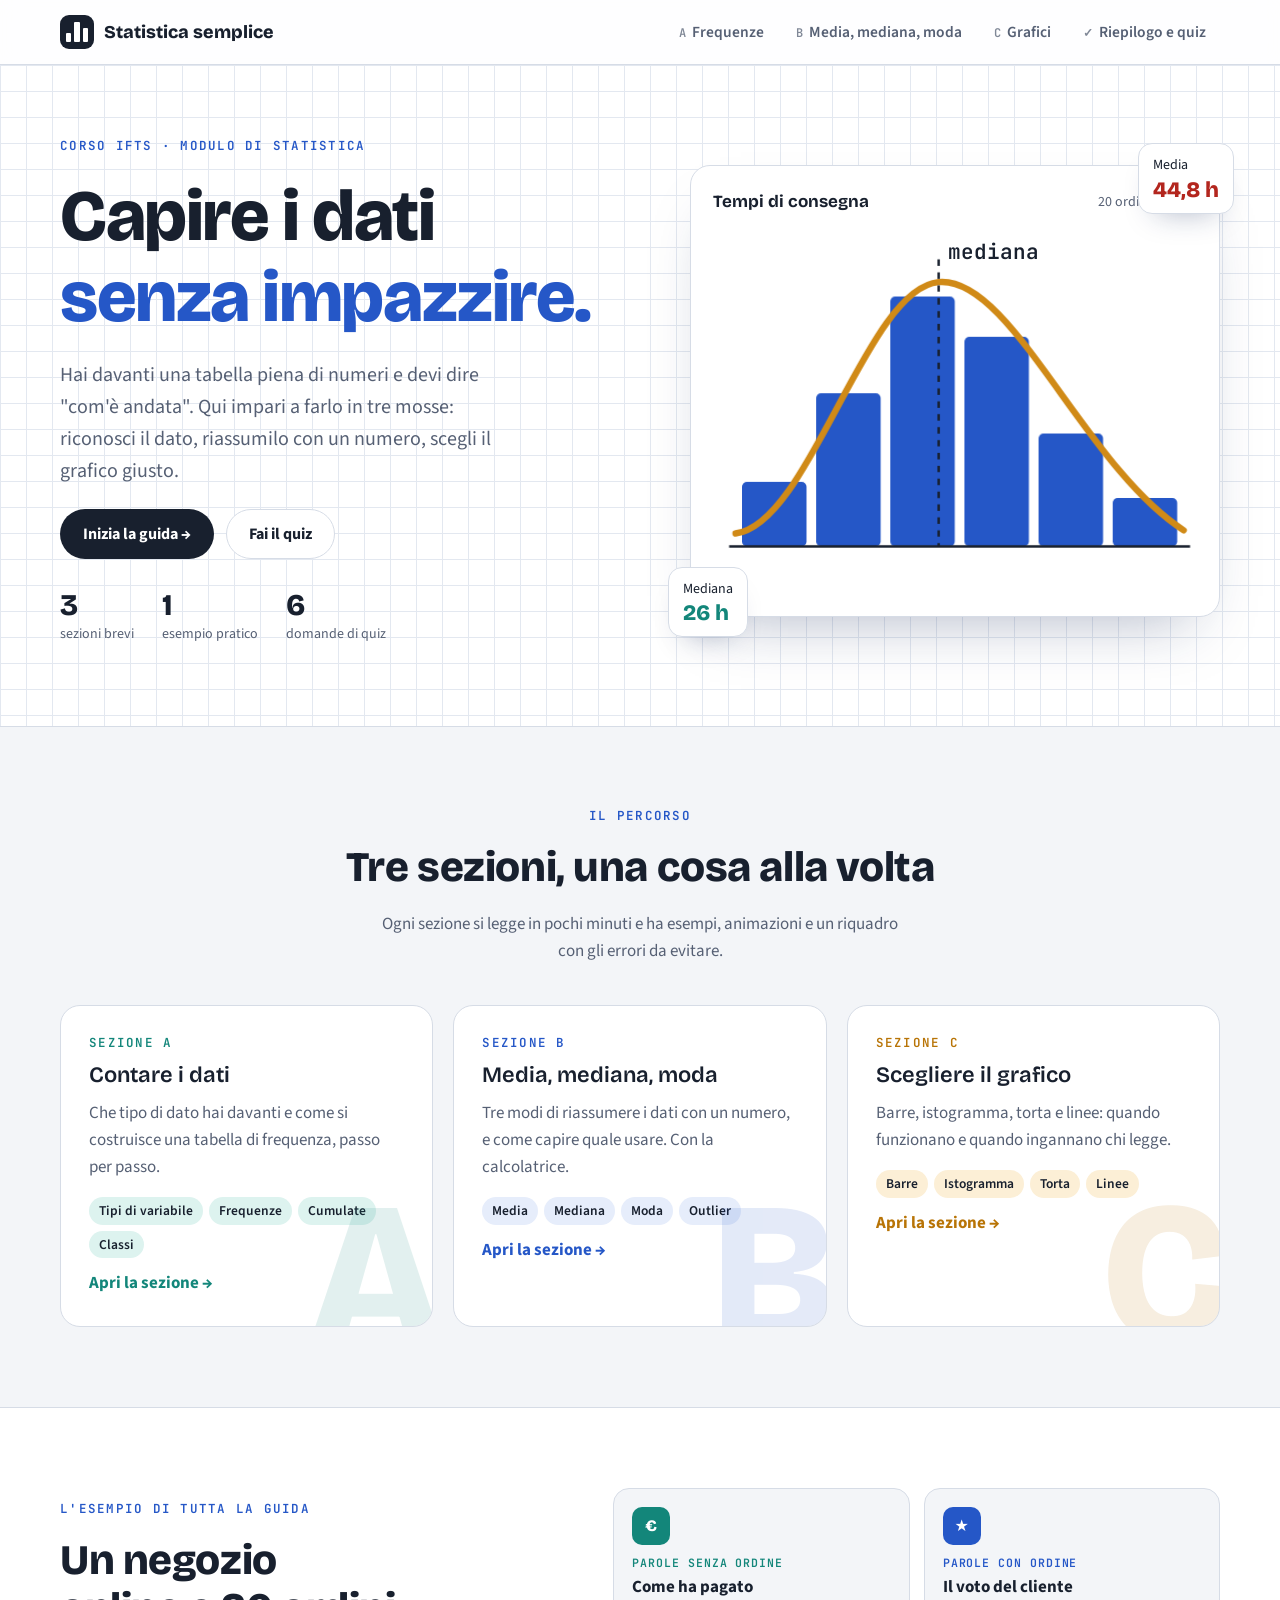
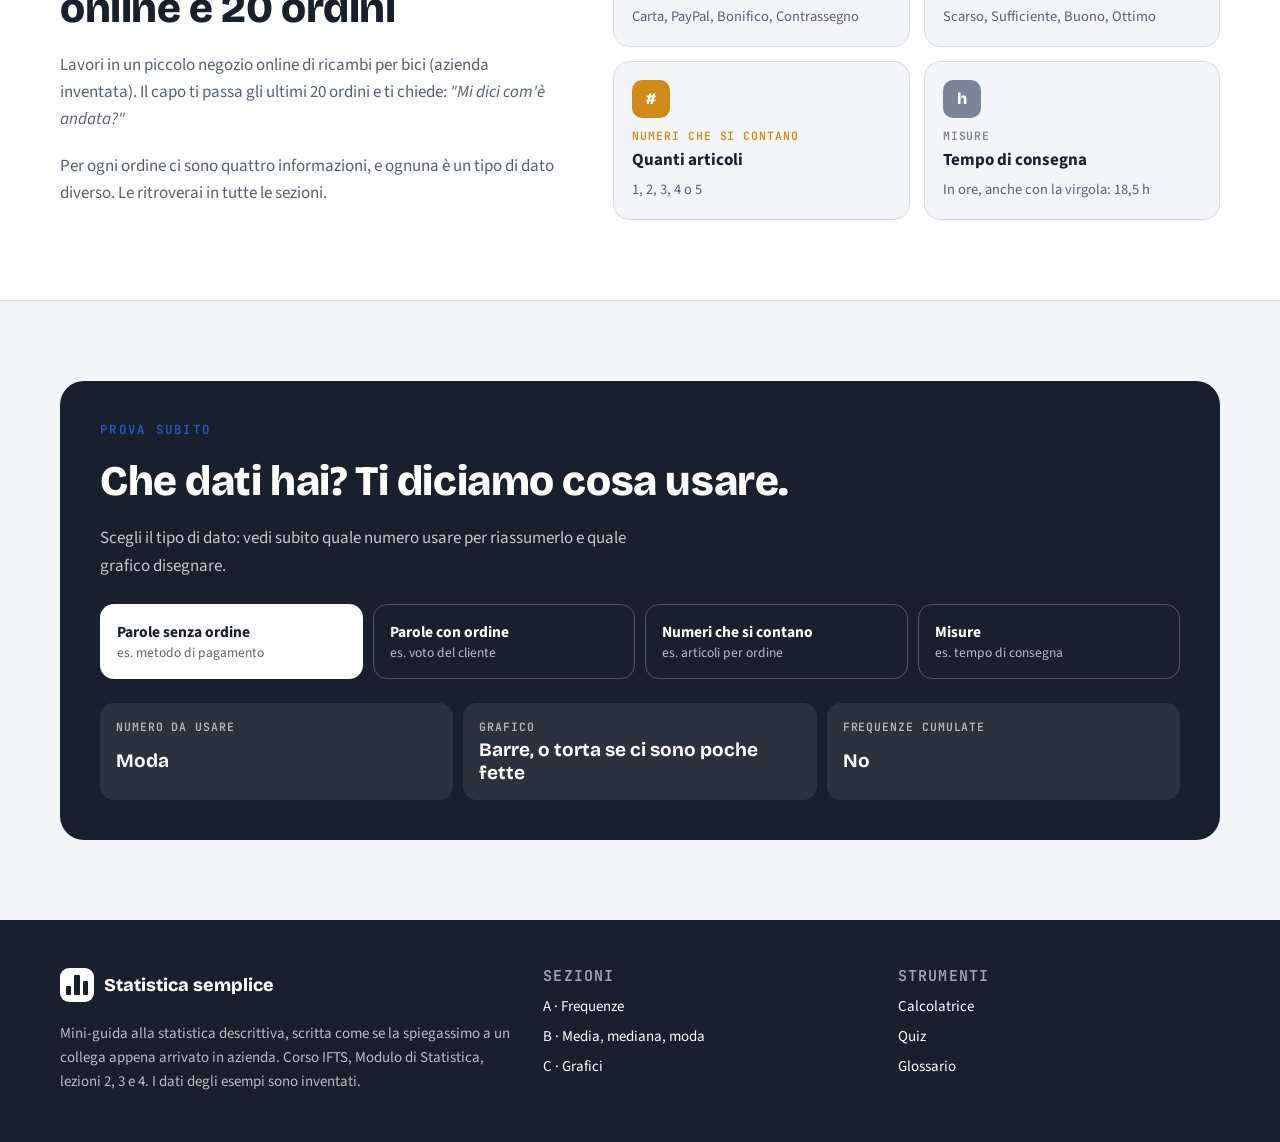
<file: index.html>
<!doctype html>
<html lang="it">
<head>
<meta charset="utf-8">
<meta name="viewport" content="width=device-width, initial-scale=1, viewport-fit=cover">
<title>Statistica descrittiva spiegata semplice: frequenze, media, mediana, moda e grafici</title>
<meta name="description" content="Guida semplice e interattiva alla statistica descrittiva: tipi di dati, frequenze, media, mediana, moda e grafici, con esempi pratici, quiz e mini-laboratorio.">
<meta name="robots" content="index, follow">
<link rel="canonical" href="https://mistik80.github.io/statistica-descrittiva/">
<meta property="og:type" content="website">
<meta property="og:url" content="https://mistik80.github.io/statistica-descrittiva/">
<meta property="og:title" content="Statistica descrittiva spiegata semplice: frequenze, media, mediana, moda e grafici">
<meta property="og:description" content="Guida semplice e interattiva alla statistica descrittiva: tipi di dati, frequenze, media, mediana, moda e grafici, con esempi pratici, quiz e mini-laboratorio.">
<meta property="og:locale" content="it_IT">
<meta name="theme-color" content="#2557c7">
<link rel="icon" href="favicon.svg" type="image/svg+xml">
<link rel="preconnect" href="https://fonts.googleapis.com">
<link rel="preconnect" href="https://fonts.gstatic.com" crossorigin>
<link rel="stylesheet" href="https://fonts.googleapis.com/css2?family=Bricolage+Grotesque:opsz,wght@12..96,600;12..96,800&family=Source+Sans+3:ital,wght@0,400;0,600;0,700;1,400&family=JetBrains+Mono:wght@400;600&display=swap">
<link rel="stylesheet" href="style.css">
<script>document.documentElement.classList.add('js');</script>
</head>
<body class="p-home">
<div class="progress" aria-hidden="true"></div>
<header class="nav">
  <div class="wrap">
    <a class="brand" href="./"><span class="brand-mark" aria-hidden="true"><i></i><i></i><i></i></span>Statistica semplice</a>
    <button class="burger" type="button" aria-label="Apri il menu" aria-expanded="false" aria-controls="menu">☰</button>
    <ul class="nav-links" id="menu">
        <li><a href="frequenze.html"><span class="k">A</span>Frequenze</a></li>
        <li><a href="indici.html"><span class="k">B</span>Media, mediana, moda</a></li>
        <li><a href="grafici.html"><span class="k">C</span>Grafici</a></li>
        <li><a href="riepilogo.html"><span class="k">✓</span>Riepilogo e quiz</a></li>
    </ul>
  </div>
</header>

<main>
<section class="hero">
  <div class="wrap">
    <div class="hero-text">
      <span class="eyebrow">Corso IFTS · Modulo di Statistica</span>
      <h1>Capire i dati <span class="x">senza impazzire.</span></h1>
      <p class="lead">Hai davanti una tabella piena di numeri e devi dire "com'è andata". Qui impari a farlo in tre mosse: riconosci il dato, riassumilo con un numero, scegli il grafico giusto.</p>
      <div class="btns">
        <a class="btn btn-main" href="frequenze.html">Inizia la guida →</a>
        <a class="btn btn-ghost" href="riepilogo.html#quiz">Fai il quiz</a>
      </div>
      <div class="hero-stats">
        <div><b>3</b><span>sezioni brevi</span></div>
        <div><b>1</b><span>esempio pratico</span></div>
        <div><b>6</b><span>domande di quiz</span></div>
      </div>
    </div>
    <div class="hero-art" aria-hidden="true">
      <div class="panel">
        <div class="panel-top"><b>Tempi di consegna</b><span>20 ordini · marzo</span></div>
        <svg viewBox="0 0 300 230">
          <g>
            <rect class="hb" x="18" y="160" width="40" height="40" rx="3"/>
            <rect class="hb" x="64" y="105" width="40" height="95" rx="3"/>
            <rect class="hb" x="110" y="45" width="40" height="155" rx="3"/>
            <rect class="hb" x="156" y="70" width="40" height="130" rx="3"/>
            <rect class="hb" x="202" y="130" width="40" height="70" rx="3"/>
            <rect class="hb" x="248" y="170" width="40" height="30" rx="3"/>
          </g>
          <line class="base" x1="10" y1="200" x2="296" y2="200"/>
          <path class="curve" d="M14,192 C60,186 95,40 140,36 S230,150 292,190"/>
          <line class="mline" x1="140" y1="22" x2="140" y2="200"/>
          <text class="mlab" x="146" y="22">mediana</text>
        </svg>
      </div>
      <div class="float f1"><span>Mediana</span><b>26 h</b></div>
      <div class="float f2"><span>Media</span><b>44,8 h</b></div>
    </div>
  </div>
</section>

<section class="band">
  <div class="wrap stack-lg">
    <div class="stack center rv">
      <span class="eyebrow">Il percorso</span>
      <h2>Tre sezioni, una cosa alla volta</h2>
      <p class="muted">Ogni sezione si legge in pochi minuti e ha esempi, animazioni e un riquadro con gli errori da evitare.</p>
    </div>
    <div class="sec-cards rv-stagger">
      <a class="sec-card a" href="frequenze.html">
        <span class="big" aria-hidden="true">A</span>
        <span class="tag">Sezione A</span>
        <h3>Contare i dati</h3>
        <p>Che tipo di dato hai davanti e come si costruisce una tabella di frequenza, passo per passo.</p>
        <ul><li>Tipi di variabile</li><li>Frequenze</li><li>Cumulate</li><li>Classi</li></ul>
        <span class="go">Apri la sezione →</span>
      </a>
      <a class="sec-card b" href="indici.html">
        <span class="big" aria-hidden="true">B</span>
        <span class="tag">Sezione B</span>
        <h3>Media, mediana, moda</h3>
        <p>Tre modi di riassumere i dati con un numero, e come capire quale usare. Con la calcolatrice.</p>
        <ul><li>Media</li><li>Mediana</li><li>Moda</li><li>Outlier</li></ul>
        <span class="go">Apri la sezione →</span>
      </a>
      <a class="sec-card c" href="grafici.html">
        <span class="big" aria-hidden="true">C</span>
        <span class="tag">Sezione C</span>
        <h3>Scegliere il grafico</h3>
        <p>Barre, istogramma, torta e linee: quando funzionano e quando ingannano chi legge.</p>
        <ul><li>Barre</li><li>Istogramma</li><li>Torta</li><li>Linee</li></ul>
        <span class="go">Apri la sezione →</span>
      </a>
    </div>
  </div>
</section>

<section class="band alt">
  <div class="wrap case-grid">
    <div class="stack rv">
      <span class="eyebrow">L'esempio di tutta la guida</span>
      <h2>Un negozio online e 20 ordini</h2>
      <p class="muted">Lavori in un piccolo negozio online di ricambi per bici (azienda inventata). Il capo ti passa gli ultimi 20 ordini e ti chiede: <em>"Mi dici com'è andata?"</em></p>
      <p class="muted">Per ogni ordine ci sono quattro informazioni, e ognuna è un tipo di dato diverso. Le ritroverai in tutte le sezioni.</p>
    </div>
    <div class="vars rv-stagger">
      <div class="var" style="--c: var(--teal)"><span class="ic">€</span><span class="type">Parole senza ordine</span><b>Come ha pagato</b><span>Carta, PayPal, Bonifico, Contrassegno</span></div>
      <div class="var" style="--c: var(--blue)"><span class="ic">★</span><span class="type">Parole con ordine</span><b>Il voto del cliente</b><span>Scarso, Sufficiente, Buono, Ottimo</span></div>
      <div class="var" style="--c: var(--amber-bar)"><span class="ic">#</span><span class="type">Numeri che si contano</span><b>Quanti articoli</b><span>1, 2, 3, 4 o 5</span></div>
      <div class="var" style="--c: var(--slate)"><span class="ic">h</span><span class="type">Misure</span><b>Tempo di consegna</b><span>In ore, anche con la virgola: 18,5 h</span></div>
    </div>
  </div>
</section>

<section class="band">
  <div class="wrap">
    <div class="picker rv" data-picker>
      <div class="stack">
        <span class="eyebrow">Prova subito</span>
        <h2>Che dati hai? Ti diciamo cosa usare.</h2>
        <p>Scegli il tipo di dato: vedi subito quale numero usare per riassumerlo e quale grafico disegnare.</p>
      </div>
      <div class="pick-btns">
        <button type="button" data-pick="nom" aria-pressed="true">Parole senza ordine<span>es. metodo di pagamento</span></button>
        <button type="button" data-pick="ord" aria-pressed="false">Parole con ordine<span>es. voto del cliente</span></button>
        <button type="button" data-pick="dis" aria-pressed="false">Numeri che si contano<span>es. articoli per ordine</span></button>
        <button type="button" data-pick="con" aria-pressed="false">Misure<span>es. tempo di consegna</span></button>
      </div>
      <div class="pick-out" aria-live="polite">
        <div><span>Numero da usare</span><b>Moda</b></div>
        <div><span>Grafico</span><b>Barre, o torta se ci sono poche fette</b></div>
        <div><span>Frequenze cumulate</span><b>No</b></div>
      </div>
    </div>
  </div>
</section>
</main>

<button class="totop" type="button" aria-label="Torna all'inizio">↑</button>
<footer class="site">
  <div class="wrap">
    <div class="stack">
      <a class="brand" href="./"><span class="brand-mark" aria-hidden="true"><i></i><i></i><i></i></span>Statistica semplice</a>
      <p>Mini-guida alla statistica descrittiva, scritta come se la spiegassimo a un collega appena arrivato in azienda. Corso IFTS, Modulo di Statistica, lezioni 2, 3 e 4. I dati degli esempi sono inventati.</p>
    </div>
    <div>
      <h3>Sezioni</h3>
      <ul>
        <li><a href="frequenze.html">A · Frequenze</a></li>
        <li><a href="indici.html">B · Media, mediana, moda</a></li>
        <li><a href="grafici.html">C · Grafici</a></li>
      </ul>
    </div>
    <div>
      <h3>Strumenti</h3>
      <ul>
        <li><a href="indici.html#laboratorio">Calcolatrice</a></li>
        <li><a href="riepilogo.html#quiz">Quiz</a></li>
        <li><a href="riepilogo.html#glossario">Glossario</a></li>
      </ul>
    </div>
  </div>
</footer>
<script src="tools.js"></script>
<script src="app.js"></script>
</body>
</html>
</file>
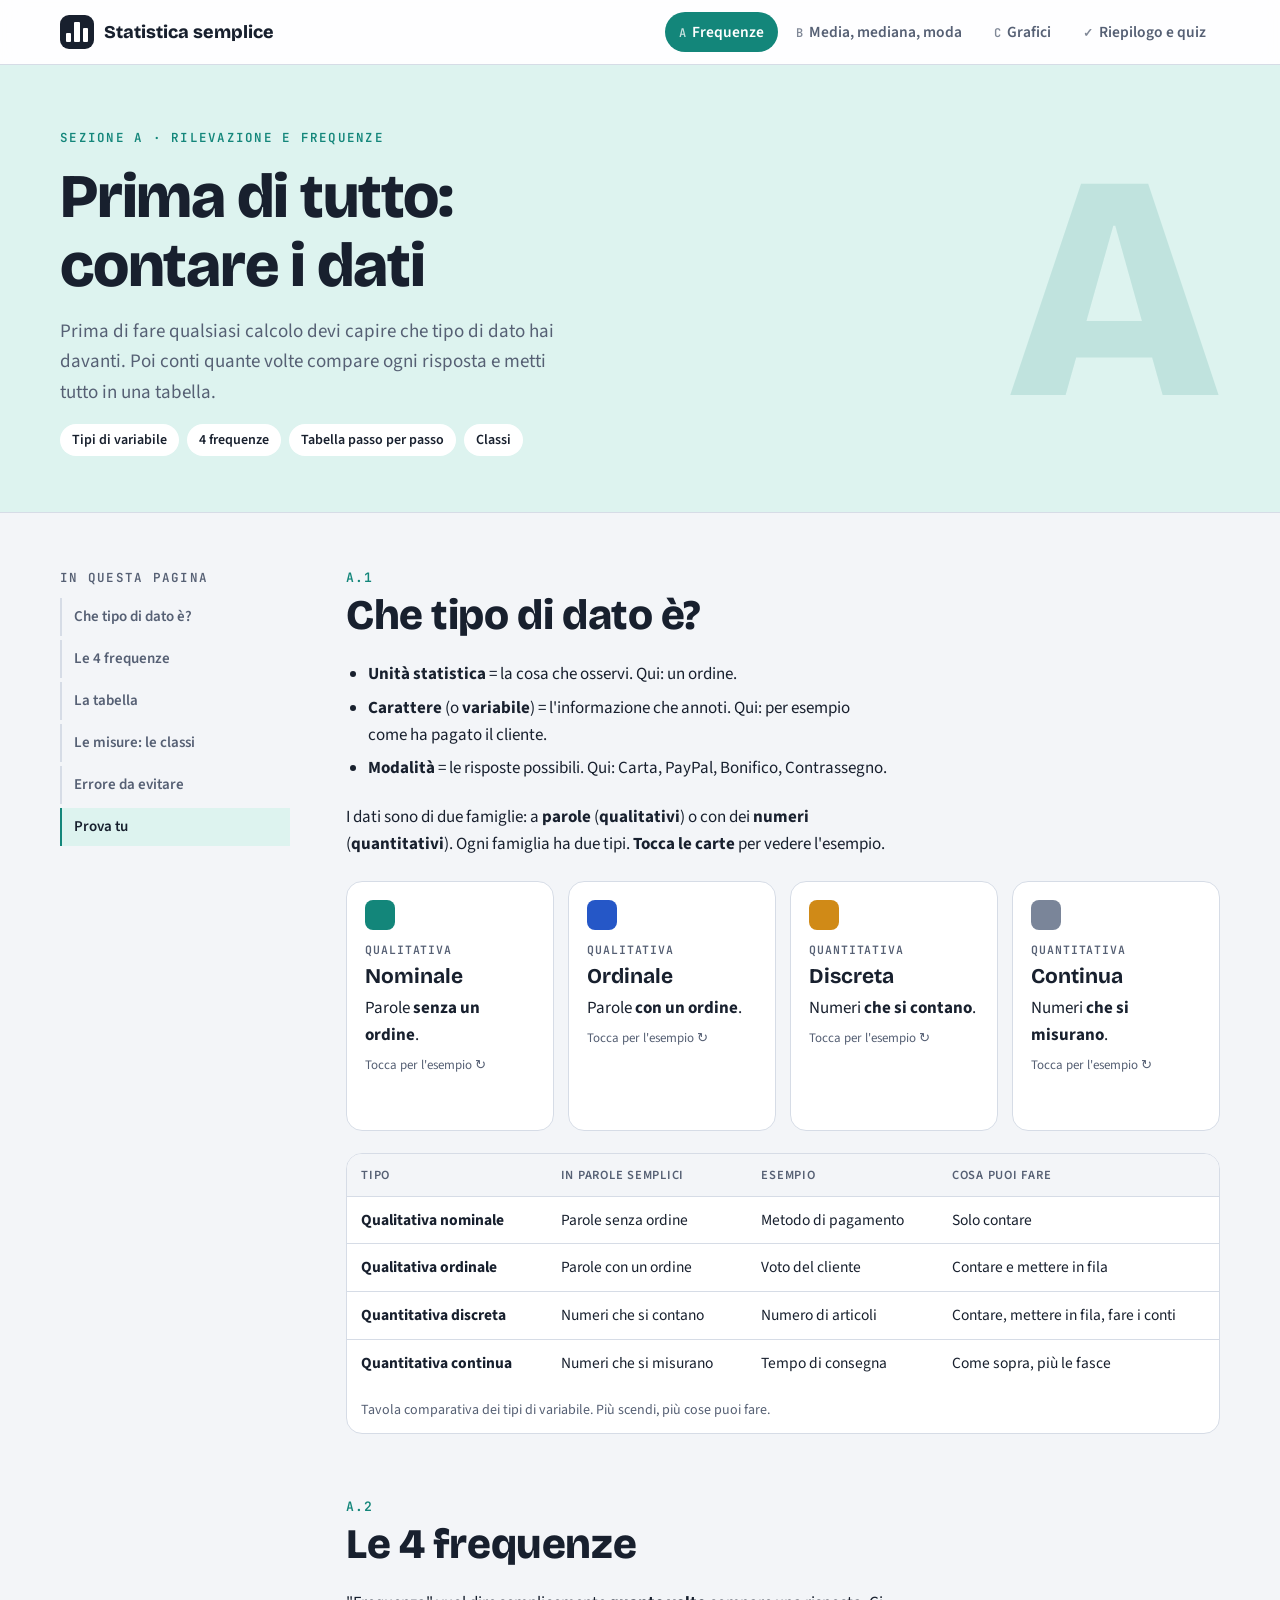
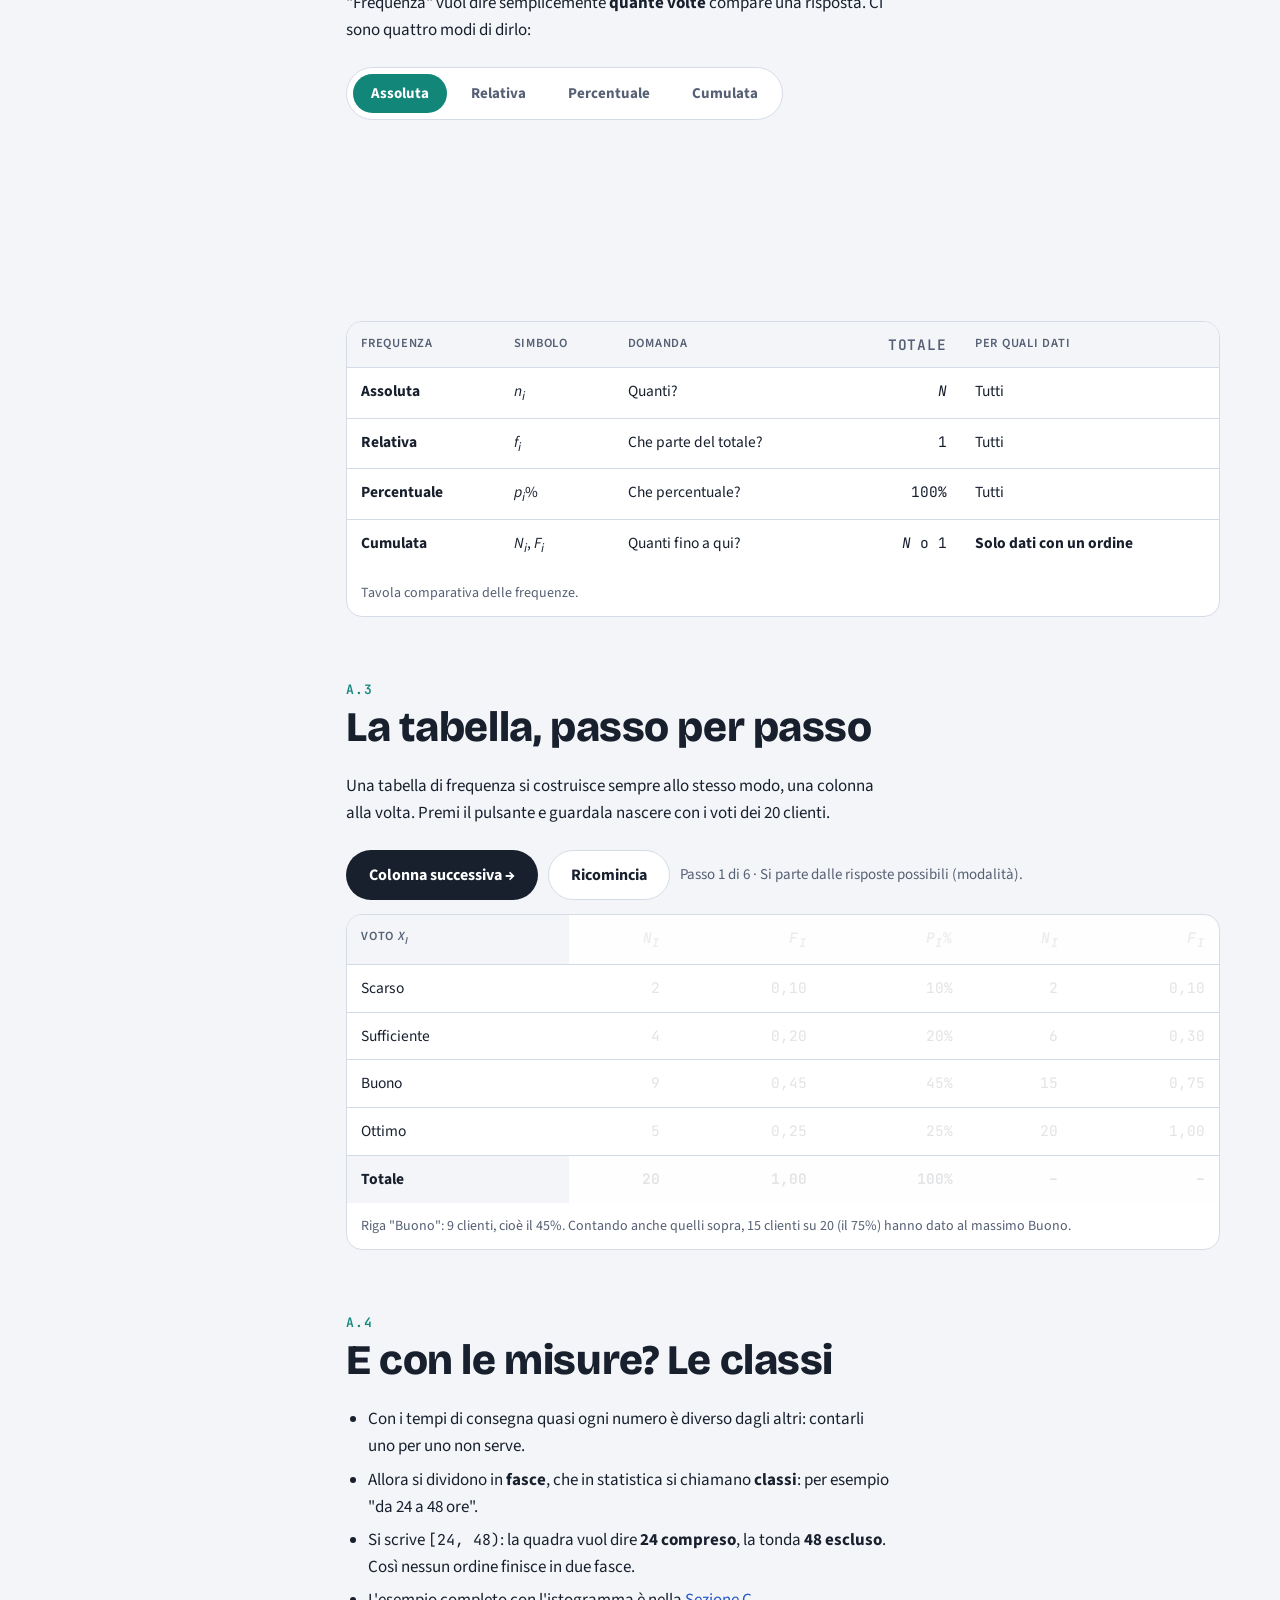
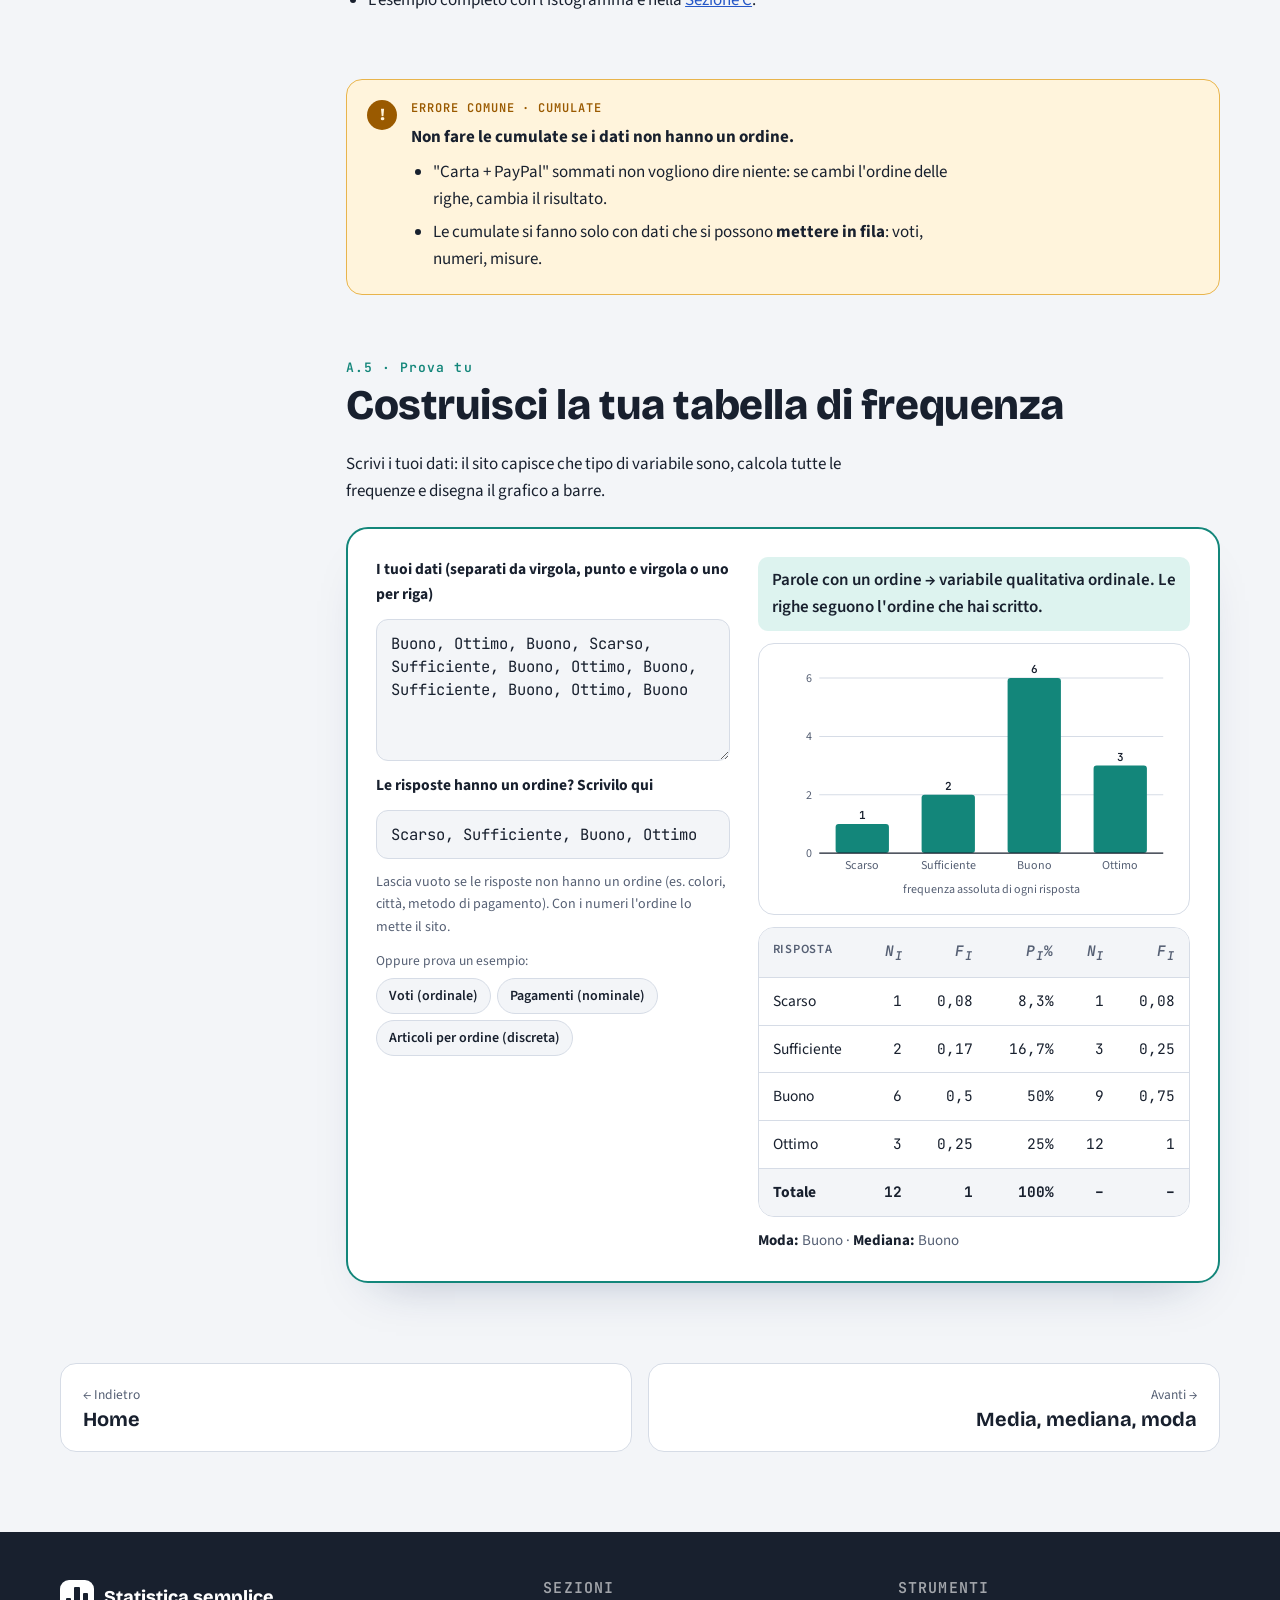
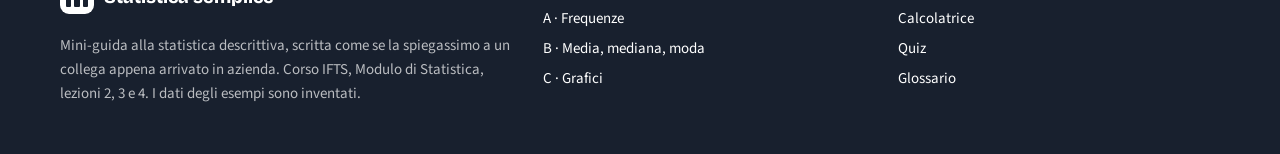
<file: frequenze.html>
<!doctype html>
<html lang="it">
<head>
<meta charset="utf-8">
<meta name="viewport" content="width=device-width, initial-scale=1, viewport-fit=cover">
<title>Frequenze e tipi di dati · Statistica descrittiva spiegata semplice</title>
<meta name="description" content="Variabili qualitative e quantitative, frequenza assoluta, relativa, percentuale e cumulata, tabella di frequenza e classi, spiegate semplice.">
<meta name="robots" content="index, follow">
<link rel="canonical" href="https://mistik80.github.io/statistica-descrittiva/frequenze.html">
<meta property="og:type" content="website">
<meta property="og:url" content="https://mistik80.github.io/statistica-descrittiva/frequenze.html">
<meta property="og:title" content="Frequenze e tipi di dati · Statistica descrittiva spiegata semplice">
<meta property="og:description" content="Variabili qualitative e quantitative, frequenza assoluta, relativa, percentuale e cumulata, tabella di frequenza e classi, spiegate semplice.">
<meta property="og:locale" content="it_IT">
<meta name="theme-color" content="#2557c7">
<link rel="icon" href="favicon.svg" type="image/svg+xml">
<link rel="preconnect" href="https://fonts.googleapis.com">
<link rel="preconnect" href="https://fonts.gstatic.com" crossorigin>
<link rel="stylesheet" href="https://fonts.googleapis.com/css2?family=Bricolage+Grotesque:opsz,wght@12..96,600;12..96,800&family=Source+Sans+3:ital,wght@0,400;0,600;0,700;1,400&family=JetBrains+Mono:wght@400;600&display=swap">
<link rel="stylesheet" href="style.css">
<script>document.documentElement.classList.add('js');</script>
</head>
<body class="p-a">
<div class="progress" aria-hidden="true"></div>
<header class="nav">
  <div class="wrap">
    <a class="brand" href="./"><span class="brand-mark" aria-hidden="true"><i></i><i></i><i></i></span>Statistica semplice</a>
    <button class="burger" type="button" aria-label="Apri il menu" aria-expanded="false" aria-controls="menu">☰</button>
    <ul class="nav-links" id="menu">
        <li><a href="frequenze.html" aria-current="page"><span class="k">A</span>Frequenze</a></li>
        <li><a href="indici.html"><span class="k">B</span>Media, mediana, moda</a></li>
        <li><a href="grafici.html"><span class="k">C</span>Grafici</a></li>
        <li><a href="riepilogo.html"><span class="k">✓</span>Riepilogo e quiz</a></li>
    </ul>
  </div>
</header>

<section class="page-hero">
  <div class="wrap">
    <span class="letter" aria-hidden="true">A</span>
    <span class="eyebrow">Sezione A · Rilevazione e frequenze</span>
    <h1>Prima di tutto: contare i dati</h1>
    <p class="lead">Prima di fare qualsiasi calcolo devi capire che tipo di dato hai davanti. Poi conti quante volte compare ogni risposta e metti tutto in una tabella.</p>
    <div class="chips"><span class="chip">Tipi di variabile</span><span class="chip">4 frequenze</span><span class="chip">Tabella passo per passo</span><span class="chip">Classi</span></div>
  </div>
</section>

<div class="wrap layout">
  <nav class="toc" aria-label="In questa pagina">
    <span class="eyebrow">In questa pagina</span>
    <a href="#tipi">Che tipo di dato è?</a>
    <a href="#frequenze">Le 4 frequenze</a>
    <a href="#tabella">La tabella</a>
    <a href="#classi">Le misure: le classi</a>
    <a href="#errori-a">Errore da evitare</a>
    <a href="#prova-a">Prova tu</a>
  </nav>

  <main class="content">
    <section id="tipi">
      <div class="sec-title rv"><span class="num">A.1</span><h2>Che tipo di dato è?</h2></div>
      <ul class="rv">
        <li><strong>Unità statistica</strong> = la cosa che osservi. Qui: un ordine.</li>
        <li><strong>Carattere</strong> (o <strong>variabile</strong>) = l'informazione che annoti. Qui: per esempio come ha pagato il cliente.</li>
        <li><strong>Modalità</strong> = le risposte possibili. Qui: Carta, PayPal, Bonifico, Contrassegno.</li>
      </ul>
      <p class="rv">I dati sono di due famiglie: a <strong>parole</strong> (<strong>qualitativi</strong>) o con dei <strong>numeri</strong> (<strong>quantitativi</strong>). Ogni famiglia ha due tipi. <strong>Tocca le carte</strong> per vedere l'esempio.</p>
      <div class="flips rv-stagger">
        <button class="flip f1" type="button" aria-pressed="false">
          <span class="flip-in">
            <span class="face front"><span class="dot"></span><span class="fam">Qualitativa</span><b>Nominale</b><span>Parole <strong>senza un ordine</strong>.</span><span class="hint">Tocca per l'esempio ↻</span></span>
            <span class="face back"><span class="fam">Esempio</span><b>Come ha pagato</b><span>Carta non è "più" di PayPal. Si può <strong>solo contare</strong>.</span><span class="hint">Tocca per tornare ↻</span></span>
          </span>
        </button>
        <button class="flip f2" type="button" aria-pressed="false">
          <span class="flip-in">
            <span class="face front"><span class="dot"></span><span class="fam">Qualitativa</span><b>Ordinale</b><span>Parole <strong>con un ordine</strong>.</span><span class="hint">Tocca per l'esempio ↻</span></span>
            <span class="face back"><span class="fam">Esempio</span><b>Il voto</b><span>Scarso → Sufficiente → Buono → Ottimo. Si può contare e <strong>mettere in fila</strong>.</span><span class="hint">Tocca per tornare ↻</span></span>
          </span>
        </button>
        <button class="flip f3" type="button" aria-pressed="false">
          <span class="flip-in">
            <span class="face front"><span class="dot"></span><span class="fam">Quantitativa</span><b>Discreta</b><span>Numeri <strong>che si contano</strong>.</span><span class="hint">Tocca per l'esempio ↻</span></span>
            <span class="face back"><span class="fam">Esempio</span><b>Quanti articoli</b><span>1, 2, 3… mai 2,7. Si possono <strong>fare i conti</strong>.</span><span class="hint">Tocca per tornare ↻</span></span>
          </span>
        </button>
        <button class="flip f4" type="button" aria-pressed="false">
          <span class="flip-in">
            <span class="face front"><span class="dot"></span><span class="fam">Quantitativa</span><b>Continua</b><span>Numeri <strong>che si misurano</strong>.</span><span class="hint">Tocca per l'esempio ↻</span></span>
            <span class="face back"><span class="fam">Esempio</span><b>Tempo di consegna</b><span>18,5 h; 41,25 h… Di solito si <strong>dividono in fasce</strong>.</span><span class="hint">Tocca per tornare ↻</span></span>
          </span>
        </button>
      </div>
      <div class="tbl rv">
        <table>
          <thead><tr><th>Tipo</th><th>In parole semplici</th><th>Esempio</th><th>Cosa puoi fare</th></tr></thead>
          <tbody>
            <tr><td><strong>Qualitativa nominale</strong></td><td>Parole senza ordine</td><td>Metodo di pagamento</td><td>Solo contare</td></tr>
            <tr><td><strong>Qualitativa ordinale</strong></td><td>Parole con un ordine</td><td>Voto del cliente</td><td>Contare e mettere in fila</td></tr>
            <tr><td><strong>Quantitativa discreta</strong></td><td>Numeri che si contano</td><td>Numero di articoli</td><td>Contare, mettere in fila, fare i conti</td></tr>
            <tr><td><strong>Quantitativa continua</strong></td><td>Numeri che si misurano</td><td>Tempo di consegna</td><td>Come sopra, più le fasce</td></tr>
          </tbody>
          <caption>Tavola comparativa dei tipi di variabile. Più scendi, più cose puoi fare.</caption>
        </table>
      </div>
    </section>

    <section id="frequenze">
      <div class="sec-title rv"><span class="num">A.2</span><h2>Le 4 frequenze</h2></div>
      <p class="rv">"Frequenza" vuol dire semplicemente <strong>quante volte</strong> compare una risposta. Ci sono quattro modi di dirlo:</p>
      <div class="tabs rv" data-tabs>
        <div class="tablist" role="tablist" aria-label="Tipi di frequenza">
          <button type="button" role="tab" id="t-ass" aria-controls="p-ass" aria-selected="true">Assoluta</button>
          <button type="button" role="tab" id="t-rel" aria-controls="p-rel" aria-selected="false" tabindex="-1">Relativa</button>
          <button type="button" role="tab" id="t-per" aria-controls="p-per" aria-selected="false" tabindex="-1">Percentuale</button>
          <button type="button" role="tab" id="t-cum" aria-controls="p-cum" aria-selected="false" tabindex="-1">Cumulata</button>
        </div>
        <div class="tabpanel" role="tabpanel" id="p-ass" aria-labelledby="t-ass">
          <p class="oneline">Quante volte compare una risposta.</p>
          <ul><li><strong>Simbolo:</strong> <i>n<sub>i</sub></i>. Sommandole tutte ottieni il totale <i>N</i>.</li><li><strong>Esempio:</strong> 9 clienti su 20 hanno dato "Buono" → <i>n</i> = 9.</li></ul>
        </div>
        <div class="tabpanel" role="tabpanel" id="p-rel" aria-labelledby="t-rel" hidden>
          <p class="oneline">La stessa cosa, ma come parte del totale.</p>
          <div class="formula"><math><msub><mi>f</mi><mi>i</mi></msub><mo>=</mo><mfrac><msub><mi>n</mi><mi>i</mi></msub><mi>N</mi></mfrac></math><span class="cap">È un numero tra 0 e 1. Sommandole tutte fa 1.</span></div>
          <ul><li><strong>Esempio:</strong> 9 / 20 = <strong>0,45</strong>.</li></ul>
        </div>
        <div class="tabpanel" role="tabpanel" id="p-per" aria-labelledby="t-per" hidden>
          <p class="oneline">La relativa trasformata in percentuale.</p>
          <div class="formula"><math><msub><mi>p</mi><mi>i</mi></msub><mo>%</mo><mo>=</mo><msub><mi>f</mi><mi>i</mi></msub><mo>×</mo><mn>100</mn></math><span class="cap">Sommandole tutte fa 100%.</span></div>
          <ul><li><strong>Esempio:</strong> 0,45 × 100 = <strong>45%</strong> dei clienti ha dato "Buono".</li></ul>
        </div>
        <div class="tabpanel" role="tabpanel" id="p-cum" aria-labelledby="t-cum" hidden>
          <p class="oneline">Un totale che si accumula riga dopo riga.</p>
          <div class="formula">
            <math><msub><mi>N</mi><mi>i</mi></msub><mo>=</mo><msub><mi>n</mi><mn>1</mn></msub><mo>+</mo><msub><mi>n</mi><mn>2</mn></msub><mo>+</mo><mo>…</mo><mo>+</mo><msub><mi>n</mi><mi>i</mi></msub></math>
            <math><msub><mi>F</mi><mi>i</mi></msub><mo>=</mo><mfrac><msub><mi>N</mi><mi>i</mi></msub><mi>N</mi></mfrac></math>
            <span class="cap">L'ultima riga vale sempre <i>N</i> (assoluta) o 1 (relativa): un controllo veloce sui conti.</span>
          </div>
          <ul><li><strong>Serve per:</strong> "quanti clienti hanno dato <strong>al massimo</strong> Buono?" → 15 su 20.</li><li><strong>Solo</strong> se le risposte si possono mettere in fila (voti, numeri, misure).</li></ul>
        </div>
      </div>
      <div class="tbl rv">
        <table>
          <thead><tr><th>Frequenza</th><th>Simbolo</th><th>Domanda</th><th class="n">Totale</th><th>Per quali dati</th></tr></thead>
          <tbody>
            <tr><td><strong>Assoluta</strong></td><td><i>n<sub>i</sub></i></td><td>Quanti?</td><td class="n"><i>N</i></td><td>Tutti</td></tr>
            <tr><td><strong>Relativa</strong></td><td><i>f<sub>i</sub></i></td><td>Che parte del totale?</td><td class="n">1</td><td>Tutti</td></tr>
            <tr><td><strong>Percentuale</strong></td><td><i>p<sub>i</sub></i>%</td><td>Che percentuale?</td><td class="n">100%</td><td>Tutti</td></tr>
            <tr><td><strong>Cumulata</strong></td><td><i>N<sub>i</sub></i>, <i>F<sub>i</sub></i></td><td>Quanti fino a qui?</td><td class="n"><i>N</i> o 1</td><td><strong>Solo dati con un ordine</strong></td></tr>
          </tbody>
          <caption>Tavola comparativa delle frequenze.</caption>
        </table>
      </div>
    </section>

    <section id="tabella">
      <div class="sec-title rv"><span class="num">A.3</span><h2>La tabella, passo per passo</h2></div>
      <p class="rv">Una tabella di frequenza si costruisce sempre allo stesso modo, una colonna alla volta. Premi il pulsante e guardala nascere con i voti dei 20 clienti.</p>
      <div class="builder rv" data-builder>
        <div class="builder-bar">
          <button class="btn btn-main" type="button" data-next>Colonna successiva →</button>
          <button class="btn btn-ghost" type="button" data-reset>Ricomincia</button>
          <span class="step-txt" aria-live="polite"></span>
        </div>
        <div class="tbl">
          <table>
            <thead><tr><th data-c="0">Voto <i>x<sub>i</sub></i></th><th class="n" data-c="1"><i>n<sub>i</sub></i></th><th class="n" data-c="2"><i>f<sub>i</sub></i></th><th class="n" data-c="3"><i>p<sub>i</sub></i>%</th><th class="n" data-c="4"><i>N<sub>i</sub></i></th><th class="n" data-c="5"><i>F<sub>i</sub></i></th></tr></thead>
            <tbody>
              <tr><td data-c="0">Scarso</td><td class="n" data-c="1">2</td><td class="n" data-c="2">0,10</td><td class="n" data-c="3">10%</td><td class="n" data-c="4">2</td><td class="n" data-c="5">0,10</td></tr>
              <tr><td data-c="0">Sufficiente</td><td class="n" data-c="1">4</td><td class="n" data-c="2">0,20</td><td class="n" data-c="3">20%</td><td class="n" data-c="4">6</td><td class="n" data-c="5">0,30</td></tr>
              <tr><td data-c="0">Buono</td><td class="n" data-c="1">9</td><td class="n" data-c="2">0,45</td><td class="n" data-c="3">45%</td><td class="n" data-c="4">15</td><td class="n" data-c="5">0,75</td></tr>
              <tr><td data-c="0">Ottimo</td><td class="n" data-c="1">5</td><td class="n" data-c="2">0,25</td><td class="n" data-c="3">25%</td><td class="n" data-c="4">20</td><td class="n" data-c="5">1,00</td></tr>
              <tr class="tot"><td data-c="0">Totale</td><td class="n" data-c="1">20</td><td class="n" data-c="2">1,00</td><td class="n" data-c="3">100%</td><td class="n" data-c="4">–</td><td class="n" data-c="5">–</td></tr>
            </tbody>
            <caption>Riga "Buono": 9 clienti, cioè il 45%. Contando anche quelli sopra, 15 clienti su 20 (il 75%) hanno dato al massimo Buono.</caption>
          </table>
        </div>
      </div>
    </section>

    <section id="classi">
      <div class="sec-title rv"><span class="num">A.4</span><h2>E con le misure? Le classi</h2></div>
      <ul class="rv">
        <li>Con i tempi di consegna quasi ogni numero è diverso dagli altri: contarli uno per uno non serve.</li>
        <li>Allora si dividono in <strong>fasce</strong>, che in statistica si chiamano <strong>classi</strong>: per esempio "da 24 a 48 ore".</li>
        <li>Si scrive <span class="mono">[24, 48)</span>: la quadra vuol dire <strong>24 compreso</strong>, la tonda <strong>48 escluso</strong>. Così nessun ordine finisce in due fasce.</li>
        <li>L'esempio completo con l'istogramma è nella <a href="grafici.html#istogramma">Sezione C</a>.</li>
      </ul>
    </section>

    <section id="errori-a">
      <div class="warn rv">
        <span class="lbl">Errore comune · Cumulate</span>
        <p><strong>Non fare le cumulate se i dati non hanno un ordine.</strong></p>
        <ul>
          <li>"Carta + PayPal" sommati non vogliono dire niente: se cambi l'ordine delle righe, cambia il risultato.</li>
          <li>Le cumulate si fanno solo con dati che si possono <strong>mettere in fila</strong>: voti, numeri, misure.</li>
        </ul>
      </div>
    </section>

    <section id="prova-a">
      <div class="sec-title rv"><span class="num">A.5 · Prova tu</span><h2>Costruisci la tua tabella di frequenza</h2></div>
      <p class="rv">Scrivi i tuoi dati: il sito capisce che tipo di variabile sono, calcola tutte le frequenze e disegna il grafico a barre.</p>
      <div class="tool rv" data-tool="freq">
        <div class="tool-in">
          <label for="fa-in">I tuoi dati (separati da virgola, punto e virgola o uno per riga)</label>
          <textarea id="fa-in" rows="5" spellcheck="false">Buono, Ottimo, Buono, Scarso, Sufficiente, Buono, Ottimo, Buono, Sufficiente, Buono, Ottimo, Buono</textarea>
          <label for="fa-ord">Le risposte hanno un ordine? Scrivilo qui</label>
          <input id="fa-ord" type="text" value="Scarso, Sufficiente, Buono, Ottimo" spellcheck="false">
          <p class="hint">Lascia vuoto se le risposte non hanno un ordine (es. colori, città, metodo di pagamento). Con i numeri l'ordine lo mette il sito.</p>
          <div class="exs">
            <span>Oppure prova un esempio:</span>
            <button type="button" data-ex-a="Buono, Ottimo, Buono, Scarso, Sufficiente, Buono, Ottimo, Buono, Sufficiente, Buono, Ottimo, Buono|Scarso, Sufficiente, Buono, Ottimo">Voti (ordinale)</button>
            <button type="button" data-ex-a="Carta, PayPal, Carta, Bonifico, Carta, PayPal, Contrassegno, Carta, PayPal, Carta, Bonifico, Carta|">Pagamenti (nominale)</button>
            <button type="button" data-ex-a="1, 2, 1, 3, 2, 1, 4, 2, 1, 3, 5, 2, 1, 2, 3, 1, 4, 2, 1, 3|">Articoli per ordine (discreta)</button>
          </div>
        </div>
        <div class="tool-out" aria-live="polite">
          <p class="tool-type" data-type></p>
          <figure class="chart"><div data-chart></div></figure>
          <div class="tbl">
            <table>
              <thead><tr><th>Risposta</th><th class="n"><i>n<sub>i</sub></i></th><th class="n"><i>f<sub>i</sub></i></th><th class="n"><i>p<sub>i</sub></i>%</th><th class="n cum"><i>N<sub>i</sub></i></th><th class="n cum"><i>F<sub>i</sub></i></th></tr></thead>
              <tbody></tbody>
            </table>
          </div>
          <p class="tool-note" data-note></p>
        </div>
      </div>
    </section>
  </main>
</div>

<nav class="wrap pager" aria-label="Pagina precedente e successiva">
  <a class="prev" href="./"><span>← Indietro</span><b>Home</b></a>
  <a class="next" href="indici.html"><span>Avanti →</span><b>Media, mediana, moda</b></a>
</nav>
<button class="totop" type="button" aria-label="Torna all'inizio">↑</button>
<footer class="site">
  <div class="wrap">
    <div class="stack">
      <a class="brand" href="./"><span class="brand-mark" aria-hidden="true"><i></i><i></i><i></i></span>Statistica semplice</a>
      <p>Mini-guida alla statistica descrittiva, scritta come se la spiegassimo a un collega appena arrivato in azienda. Corso IFTS, Modulo di Statistica, lezioni 2, 3 e 4. I dati degli esempi sono inventati.</p>
    </div>
    <div>
      <h3>Sezioni</h3>
      <ul>
        <li><a href="frequenze.html">A · Frequenze</a></li>
        <li><a href="indici.html">B · Media, mediana, moda</a></li>
        <li><a href="grafici.html">C · Grafici</a></li>
      </ul>
    </div>
    <div>
      <h3>Strumenti</h3>
      <ul>
        <li><a href="indici.html#laboratorio">Calcolatrice</a></li>
        <li><a href="riepilogo.html#quiz">Quiz</a></li>
        <li><a href="riepilogo.html#glossario">Glossario</a></li>
      </ul>
    </div>
  </div>
</footer>
<script src="tools.js"></script>
<script src="app.js"></script>
</body>
</html>
</file>
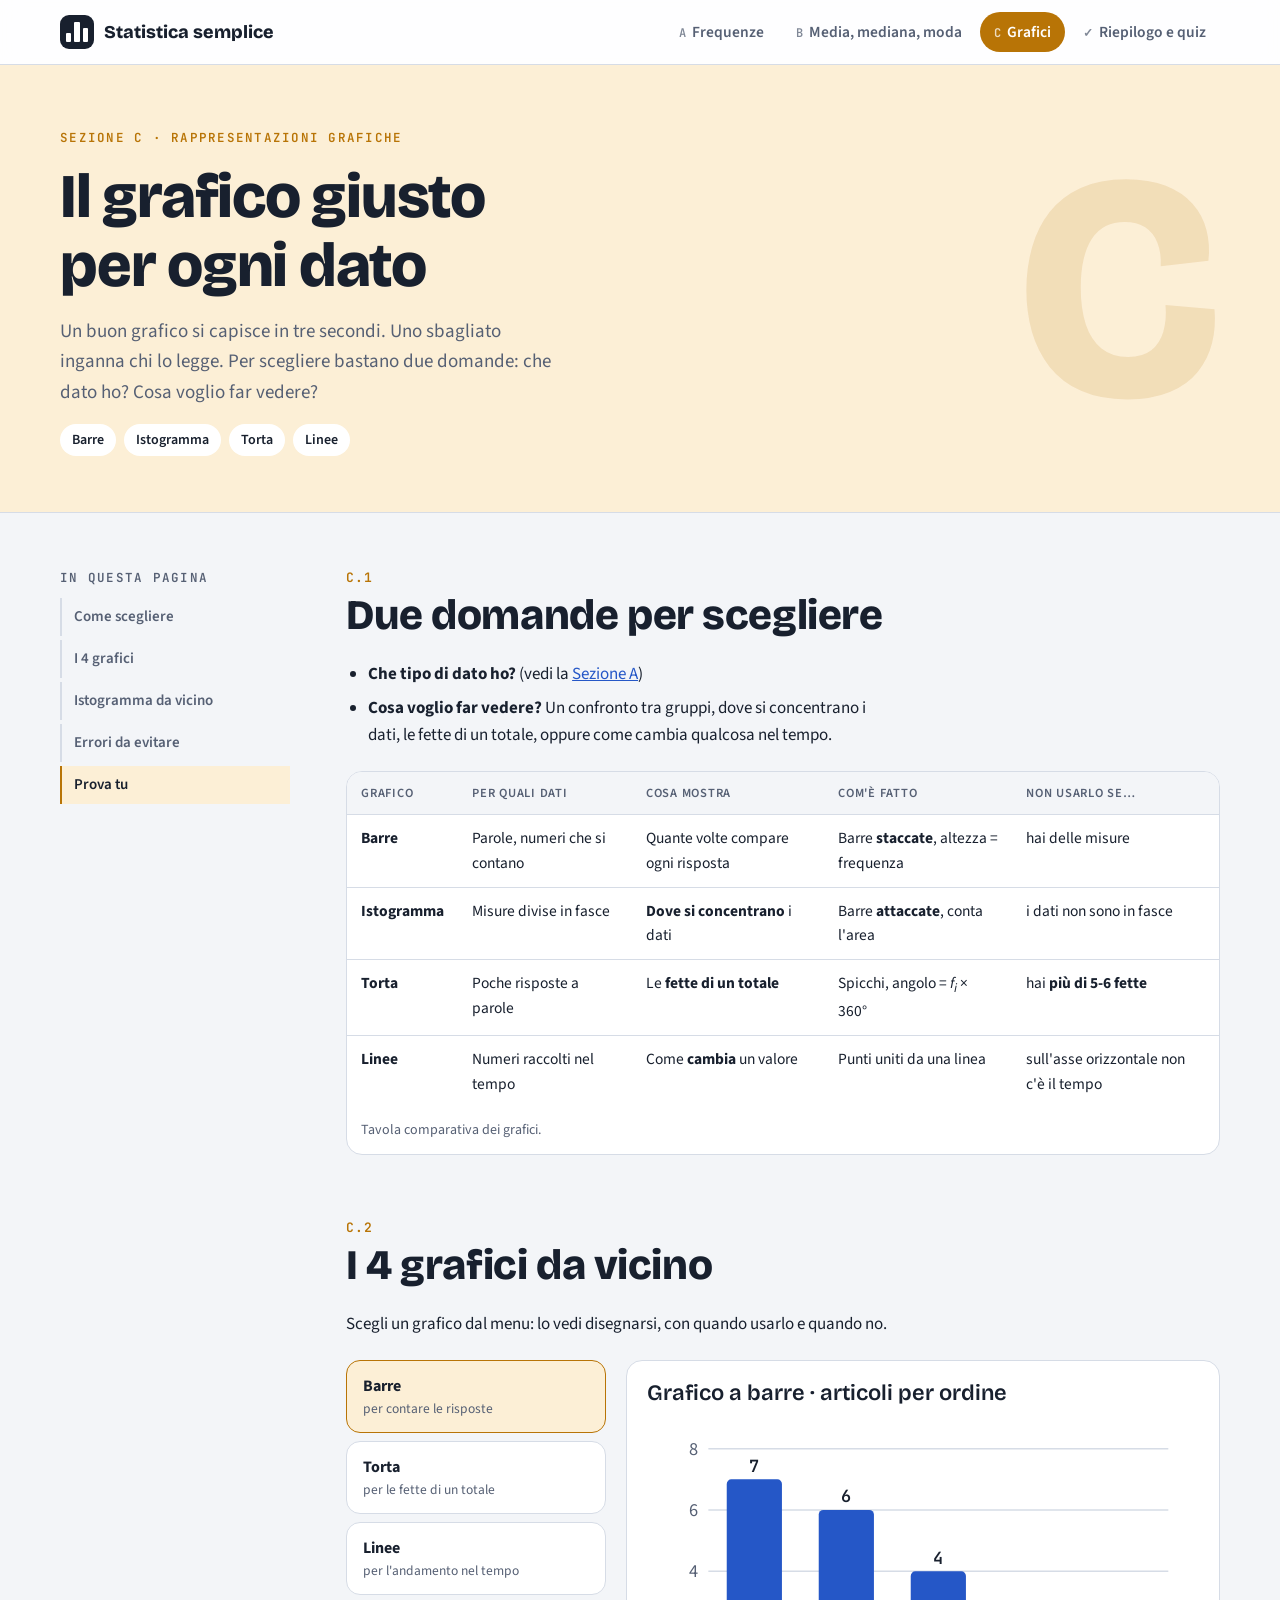
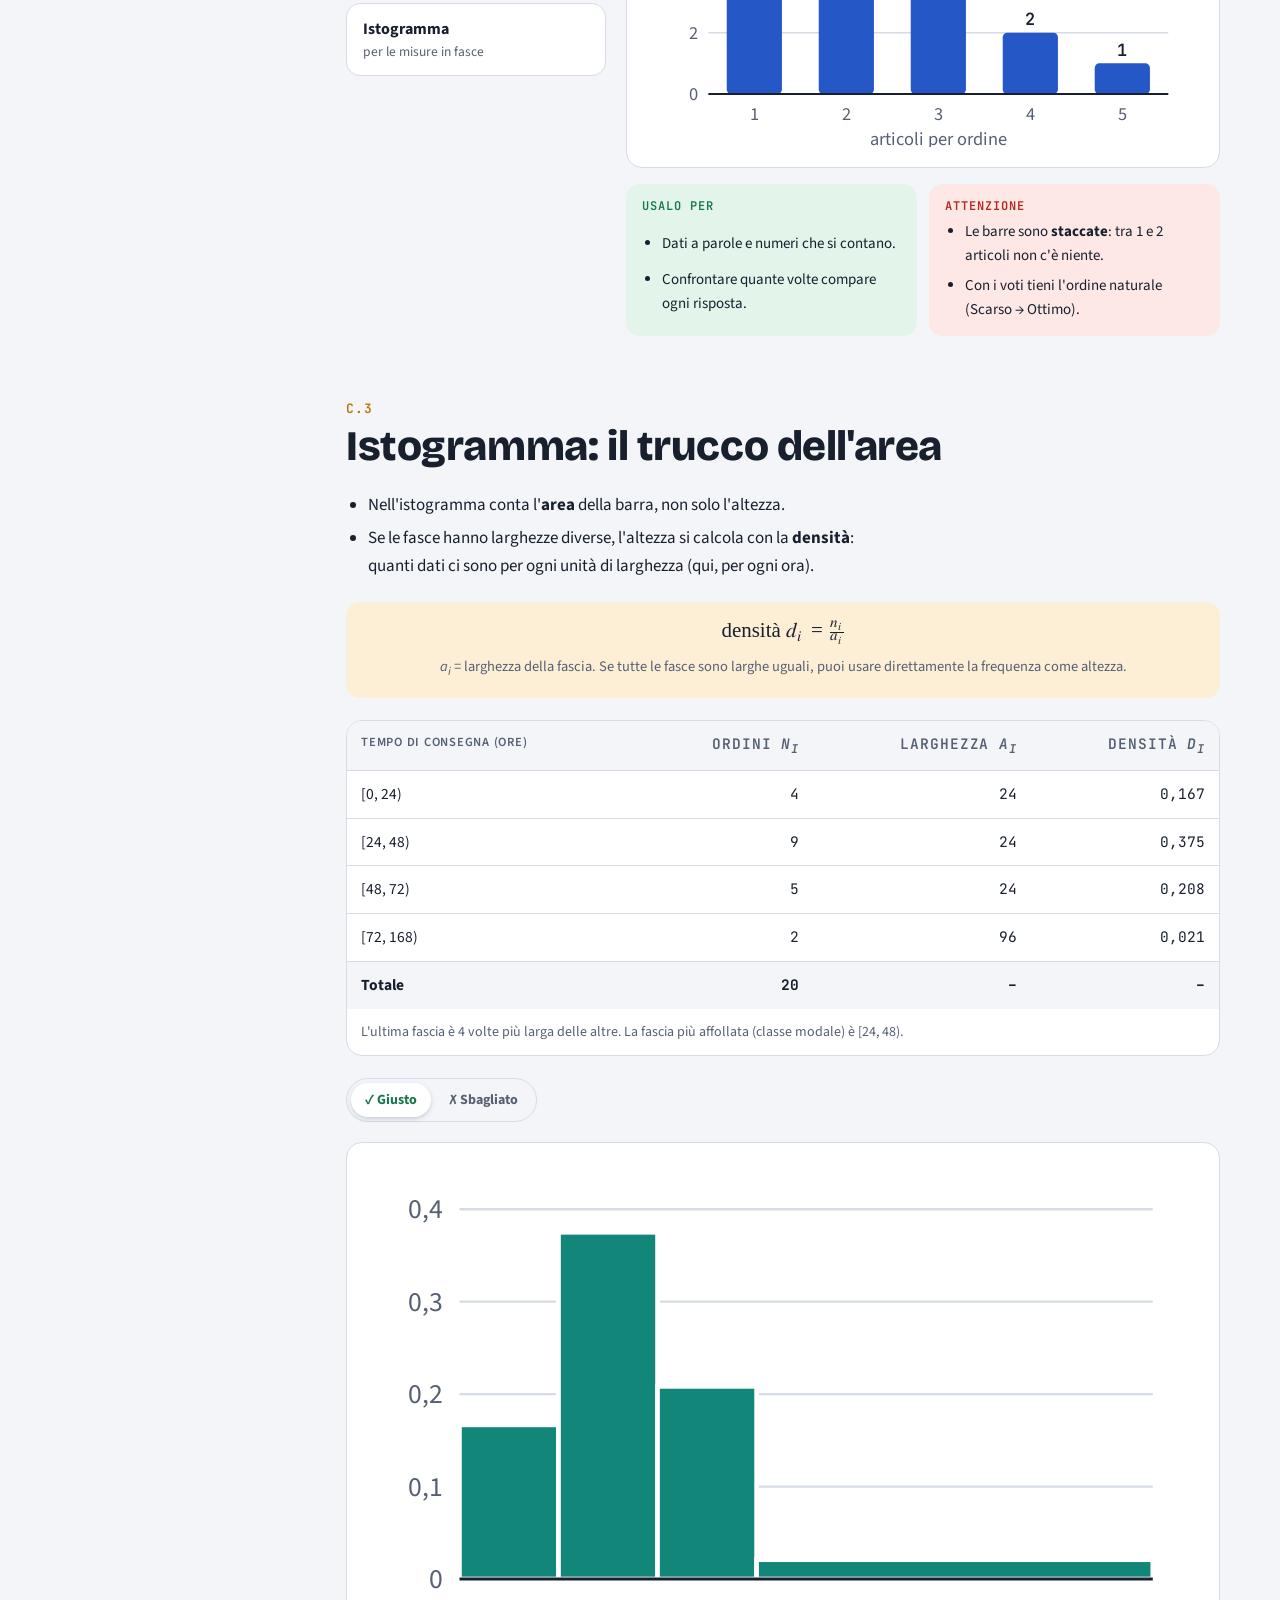
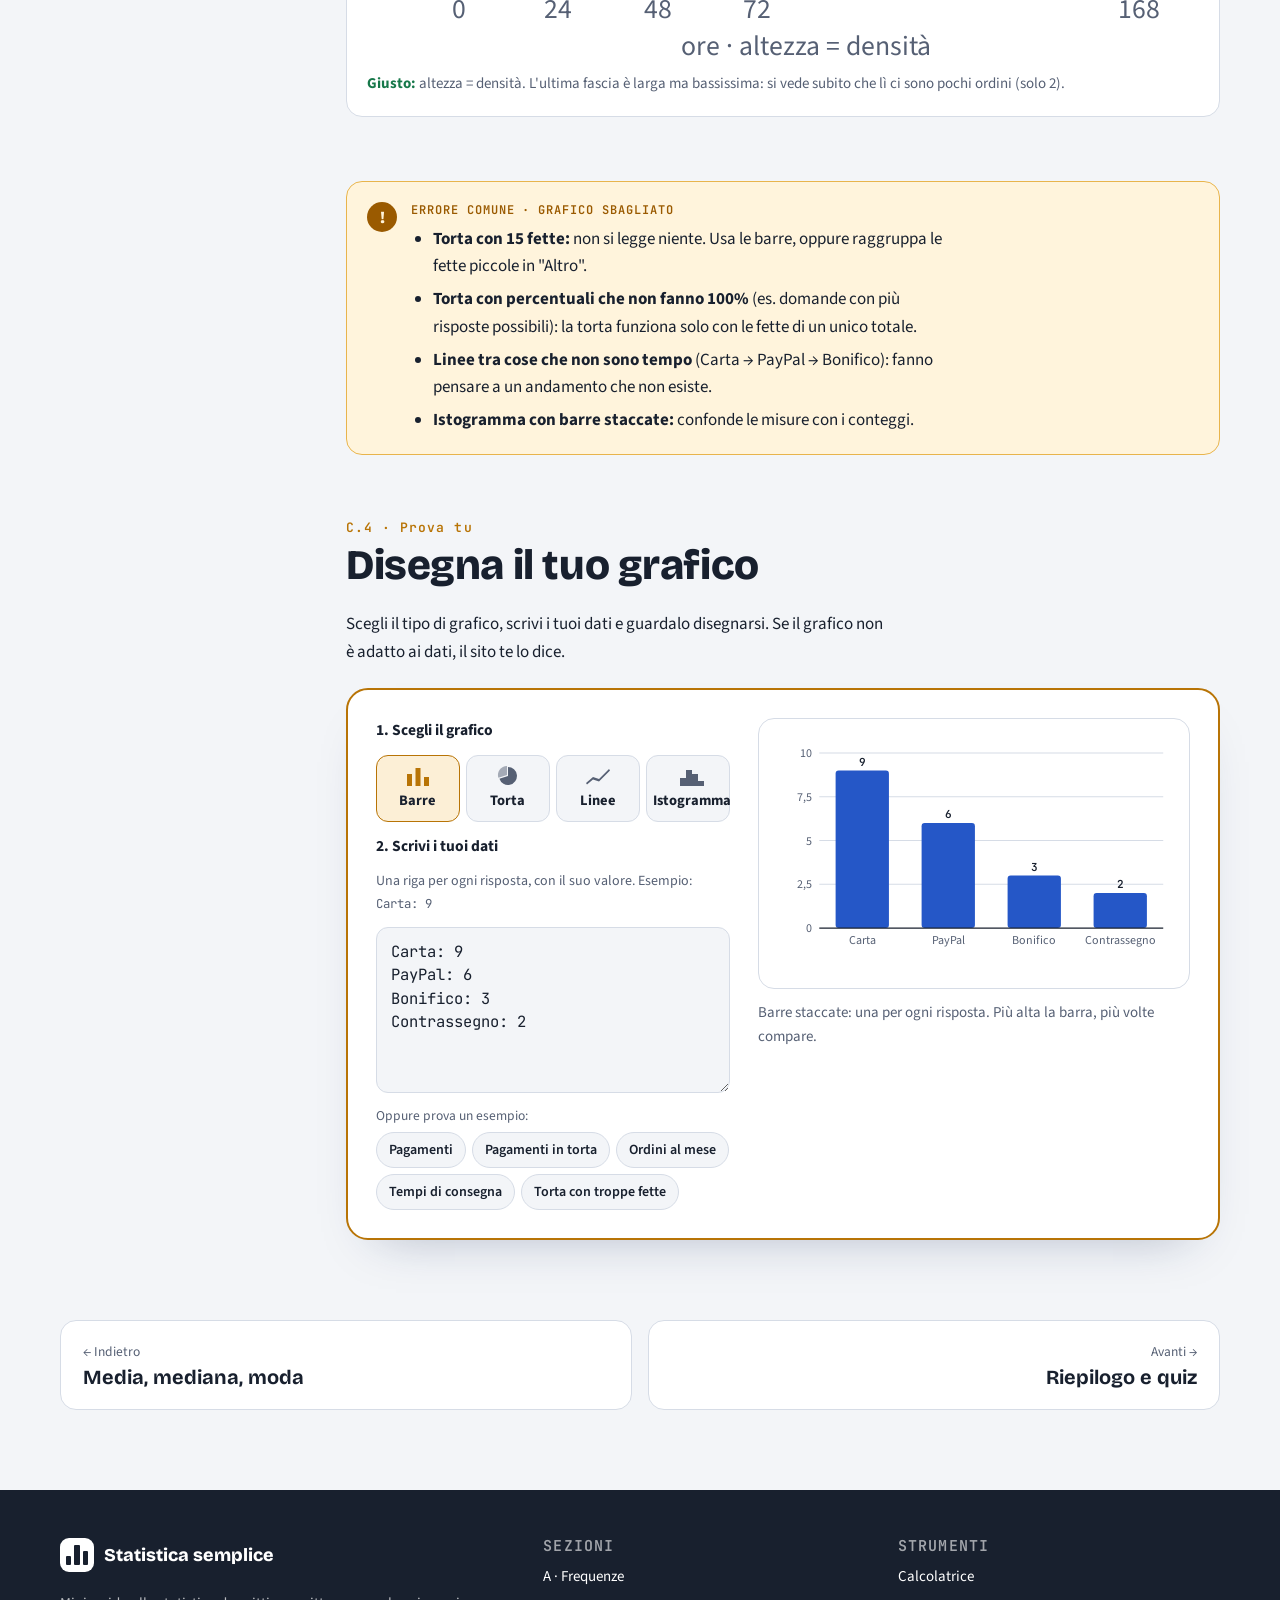
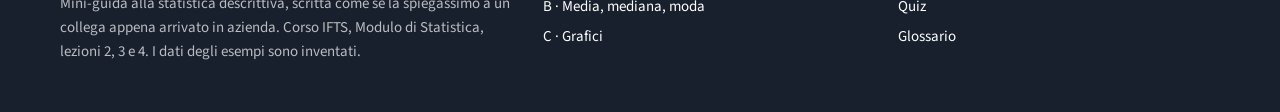
<file: grafici.html>
<!doctype html>
<html lang="it">
<head>
<meta charset="utf-8">
<meta name="viewport" content="width=device-width, initial-scale=1, viewport-fit=cover">
<title>Quale grafico scegliere · Statistica descrittiva spiegata semplice</title>
<meta name="description" content="Grafico a barre, istogramma, torta e linee: quando usarli, quando evitarli e gli errori più comuni.">
<meta name="robots" content="index, follow">
<link rel="canonical" href="https://mistik80.github.io/statistica-descrittiva/grafici.html">
<meta property="og:type" content="website">
<meta property="og:url" content="https://mistik80.github.io/statistica-descrittiva/grafici.html">
<meta property="og:title" content="Quale grafico scegliere · Statistica descrittiva spiegata semplice">
<meta property="og:description" content="Grafico a barre, istogramma, torta e linee: quando usarli, quando evitarli e gli errori più comuni.">
<meta property="og:locale" content="it_IT">
<meta name="theme-color" content="#2557c7">
<link rel="icon" href="favicon.svg" type="image/svg+xml">
<link rel="preconnect" href="https://fonts.googleapis.com">
<link rel="preconnect" href="https://fonts.gstatic.com" crossorigin>
<link rel="stylesheet" href="https://fonts.googleapis.com/css2?family=Bricolage+Grotesque:opsz,wght@12..96,600;12..96,800&family=Source+Sans+3:ital,wght@0,400;0,600;0,700;1,400&family=JetBrains+Mono:wght@400;600&display=swap">
<link rel="stylesheet" href="style.css">
<script>document.documentElement.classList.add('js');</script>
</head>
<body class="p-c">
<div class="progress" aria-hidden="true"></div>
<header class="nav">
  <div class="wrap">
    <a class="brand" href="./"><span class="brand-mark" aria-hidden="true"><i></i><i></i><i></i></span>Statistica semplice</a>
    <button class="burger" type="button" aria-label="Apri il menu" aria-expanded="false" aria-controls="menu">☰</button>
    <ul class="nav-links" id="menu">
        <li><a href="frequenze.html"><span class="k">A</span>Frequenze</a></li>
        <li><a href="indici.html"><span class="k">B</span>Media, mediana, moda</a></li>
        <li><a href="grafici.html" aria-current="page"><span class="k">C</span>Grafici</a></li>
        <li><a href="riepilogo.html"><span class="k">✓</span>Riepilogo e quiz</a></li>
    </ul>
  </div>
</header>

<section class="page-hero">
  <div class="wrap">
    <span class="letter" aria-hidden="true">C</span>
    <span class="eyebrow">Sezione C · Rappresentazioni grafiche</span>
    <h1>Il grafico giusto per ogni dato</h1>
    <p class="lead">Un buon grafico si capisce in tre secondi. Uno sbagliato inganna chi lo legge. Per scegliere bastano due domande: che dato ho? Cosa voglio far vedere?</p>
    <div class="chips"><span class="chip">Barre</span><span class="chip">Istogramma</span><span class="chip">Torta</span><span class="chip">Linee</span></div>
  </div>
</section>

<div class="wrap layout">
  <nav class="toc" aria-label="In questa pagina">
    <span class="eyebrow">In questa pagina</span>
    <a href="#scegliere">Come scegliere</a>
    <a href="#galleria">I 4 grafici</a>
    <a href="#istogramma">Istogramma da vicino</a>
    <a href="#errori-c">Errori da evitare</a>
    <a href="#prova-c">Prova tu</a>
  </nav>

  <main class="content">
    <section id="scegliere">
      <div class="sec-title rv"><span class="num">C.1</span><h2>Due domande per scegliere</h2></div>
      <ul class="rv">
        <li><strong>Che tipo di dato ho?</strong> (vedi la <a href="frequenze.html#tipi">Sezione A</a>)</li>
        <li><strong>Cosa voglio far vedere?</strong> Un confronto tra gruppi, dove si concentrano i dati, le fette di un totale, oppure come cambia qualcosa nel tempo.</li>
      </ul>
      <div class="tbl rv">
        <table>
          <thead><tr><th>Grafico</th><th>Per quali dati</th><th>Cosa mostra</th><th>Com'è fatto</th><th>Non usarlo se…</th></tr></thead>
          <tbody>
            <tr><td><strong>Barre</strong></td><td>Parole, numeri che si contano</td><td>Quante volte compare ogni risposta</td><td>Barre <strong>staccate</strong>, altezza = frequenza</td><td>hai delle misure</td></tr>
            <tr><td><strong>Istogramma</strong></td><td>Misure divise in fasce</td><td><strong>Dove si concentrano</strong> i dati</td><td>Barre <strong>attaccate</strong>, conta l'area</td><td>i dati non sono in fasce</td></tr>
            <tr><td><strong>Torta</strong></td><td>Poche risposte a parole</td><td>Le <strong>fette di un totale</strong></td><td>Spicchi, angolo = <i>f<sub>i</sub></i> × 360°</td><td>hai <strong>più di 5-6 fette</strong></td></tr>
            <tr><td><strong>Linee</strong></td><td>Numeri raccolti nel tempo</td><td>Come <strong>cambia</strong> un valore</td><td>Punti uniti da una linea</td><td>sull'asse orizzontale non c'è il tempo</td></tr>
          </tbody>
          <caption>Tavola comparativa dei grafici.</caption>
        </table>
      </div>
    </section>

    <section id="galleria">
      <div class="sec-title rv"><span class="num">C.2</span><h2>I 4 grafici da vicino</h2></div>
      <p class="rv">Scegli un grafico dal menu: lo vedi disegnarsi, con quando usarlo e quando no.</p>
      <div class="stage rv" data-tabs>
        <div class="stage-menu" role="tablist" aria-label="Tipi di grafico" aria-orientation="vertical">
          <button type="button" role="tab" id="g-bar" aria-controls="gp-bar" aria-selected="true">Barre<span>per contare le risposte</span></button>
          <button type="button" role="tab" id="g-pie" aria-controls="gp-pie" aria-selected="false" tabindex="-1">Torta<span>per le fette di un totale</span></button>
          <button type="button" role="tab" id="g-line" aria-controls="gp-line" aria-selected="false" tabindex="-1">Linee<span>per l'andamento nel tempo</span></button>
          <button type="button" role="tab" id="g-hist" aria-controls="gp-hist" aria-selected="false" tabindex="-1">Istogramma<span>per le misure in fasce</span></button>
        </div>

        <div class="stage-panel" role="tabpanel" id="gp-bar" aria-labelledby="g-bar">
          <figure class="chart">
            <h3>Grafico a barre · articoli per ordine</h3>
            <svg viewBox="0 0 360 215" role="img" aria-label="Grafico a barre del numero di articoli per ordine: 1 articolo 7 ordini, 2 articoli 6, 3 articoli 4, 4 articoli 2, 5 articoli 1">
              <g><line class="gl" x1="40" y1="140" x2="340" y2="140"/><line class="gl" x1="40" y1="100" x2="340" y2="100"/><line class="gl" x1="40" y1="60" x2="340" y2="60"/><line class="gl" x1="40" y1="20" x2="340" y2="20"/></g>
              <g text-anchor="end"><text x="33" y="184">0</text><text x="33" y="144">2</text><text x="33" y="104">4</text><text x="33" y="64">6</text><text x="33" y="24">8</text></g>
              <rect class="b1" x="52" y="40" width="36" height="140" rx="3"/>
              <rect class="b1" x="112" y="60" width="36" height="120" rx="3"/>
              <rect class="b1" x="172" y="100" width="36" height="80" rx="3"/>
              <rect class="b1" x="232" y="140" width="36" height="40" rx="3"/>
              <rect class="b1" x="292" y="160" width="36" height="20" rx="3"/>
              <g text-anchor="middle">
                <text class="val" x="70" y="35">7</text><text class="val" x="130" y="55">6</text><text class="val" x="190" y="95">4</text><text class="val" x="250" y="135">2</text><text class="val" x="310" y="155">1</text>
                <text x="70" y="197">1</text><text x="130" y="197">2</text><text x="190" y="197">3</text><text x="250" y="197">4</text><text x="310" y="197">5</text>
                <text x="190" y="213">articoli per ordine</text>
              </g>
              <line class="axis" x1="40" y1="180" x2="340" y2="180"/>
            </svg>
          </figure>
          <div class="dos">
            <div class="do"><b>Usalo per</b><ul><li>Dati a parole e numeri che si contano.</li><li>Confrontare quante volte compare ogni risposta.</li></ul></div>
            <div class="dont"><b>Attenzione</b><ul><li>Le barre sono <strong>staccate</strong>: tra 1 e 2 articoli non c'è niente.</li><li>Con i voti tieni l'ordine naturale (Scarso → Ottimo).</li></ul></div>
          </div>
        </div>

        <div class="stage-panel" role="tabpanel" id="gp-pie" aria-labelledby="g-pie" hidden>
          <figure class="chart">
            <h3>Grafico a torta · metodo di pagamento</h3>
            <div class="pie">
              <svg viewBox="0 0 220 220" role="img" aria-label="Grafico a torta dei metodi di pagamento: Carta 45%, PayPal 30%, Bonifico 15%, Contrassegno 10%">
                <path class="slice b1" d="M110,110 L110,20 A90,90 0 0 1 137.81,195.60 Z"/>
                <path class="slice b2" d="M110,110 L137.81,195.60 A90,90 0 0 1 20,110 Z"/>
                <path class="slice b3" d="M110,110 L20,110 A90,90 0 0 1 57.10,37.19 Z"/>
                <path class="slice b4" d="M110,110 L57.10,37.19 A90,90 0 0 1 110,20 Z"/>
              </svg>
              <div class="legend">
                <div><i style="background:var(--blue)"></i>Carta<span class="n">45%</span></div>
                <div><i style="background:var(--teal)"></i>PayPal<span class="n">30%</span></div>
                <div><i style="background:var(--amber-bar)"></i>Bonifico<span class="n">15%</span></div>
                <div><i style="background:var(--slate)"></i>Contrassegno<span class="n">10%</span></div>
              </div>
            </div>
          </figure>
          <div class="formula"><math><msub><mi>α</mi><mi>i</mi></msub><mo>=</mo><msub><mi>f</mi><mi>i</mi></msub><mo>×</mo><mn>360</mn><mo>°</mo></math><span class="cap">Angolo di ogni fetta. Esempio Carta: 0,45 × 360° = 162°.</span></div>
          <div class="dos">
            <div class="do"><b>Usalo per</b><ul><li>Le <strong>fette di un totale</strong> che fa 100%.</li><li>Poche fette: al massimo 5 o 6.</li></ul></div>
            <div class="dont"><b>Evitalo se</b><ul><li>Hai tante categorie.</li><li>Le fette sono quasi uguali: l'occhio confronta male gli angoli, meglio le barre.</li></ul></div>
          </div>
        </div>

        <div class="stage-panel" role="tabpanel" id="gp-line" aria-labelledby="g-line" hidden>
          <figure class="chart">
            <h3>Grafico a linee · ordini al mese</h3>
            <svg viewBox="0 0 380 215" role="img" aria-label="Grafico a linee degli ordini al mese da gennaio a giugno: 120, 135, 150, 148, 170, 210">
              <g><line class="gl" x1="40" y1="126.67" x2="350" y2="126.67"/><line class="gl" x1="40" y1="73.33" x2="350" y2="73.33"/><line class="gl" x1="40" y1="20" x2="350" y2="20"/></g>
              <g text-anchor="end"><text x="33" y="184">100</text><text x="33" y="130.67">140</text><text x="33" y="77.33">180</text><text x="33" y="24">220</text></g>
              <polyline class="ln" points="50,153.33 110,133.33 170,113.33 230,116 290,86.67 340,33.33"/>
              <g>
                <circle class="pt" cx="50" cy="153.33" r="4.5"/><circle class="pt" cx="110" cy="133.33" r="4.5"/><circle class="pt" cx="170" cy="113.33" r="4.5"/>
                <circle class="pt" cx="230" cy="116" r="4.5"/><circle class="pt" cx="290" cy="86.67" r="4.5"/><circle class="pt" cx="340" cy="33.33" r="4.5"/>
              </g>
              <g text-anchor="middle">
                <text class="val" x="50" y="143">120</text><text class="val" x="110" y="123">135</text><text class="val" x="170" y="103">150</text><text class="val" x="230" y="134">148</text><text class="val" x="290" y="76">170</text><text class="val" x="325" y="30" text-anchor="end">210</text>
                <text x="50" y="197">gen</text><text x="110" y="197">feb</text><text x="170" y="197">mar</text><text x="230" y="197">apr</text><text x="290" y="197">mag</text><text x="340" y="197">giu</text>
              </g>
              <line class="axis" x1="40" y1="180" x2="350" y2="180"/>
            </svg>
          </figure>
          <div class="dos">
            <div class="do"><b>Usalo per</b><ul><li>Vedere <strong>come cambia un valore nel tempo</strong>: una <strong>serie storica</strong>.</li><li>Il tempo va sull'asse orizzontale, a passi regolari.</li></ul></div>
            <div class="dont"><b>Attenzione</b><ul><li>Qui l'asse verticale parte da 100: si può fare, ma va <strong>detto</strong>, perché ingrandisce le variazioni.</li><li>Mai linee tra cose che non sono tempo.</li></ul></div>
          </div>
        </div>

        <div class="stage-panel" role="tabpanel" id="gp-hist" aria-labelledby="g-hist" hidden>
          <figure class="chart">
            <h3>Istogramma · tempi di consegna</h3>
            <svg viewBox="0 0 360 215" role="img" aria-label="Istogramma dei tempi di consegna con altezza uguale alla densità">
              <g><line class="gl" x1="40" y1="140" x2="340" y2="140"/><line class="gl" x1="40" y1="100" x2="340" y2="100"/><line class="gl" x1="40" y1="60" x2="340" y2="60"/><line class="gl" x1="40" y1="20" x2="340" y2="20"/></g>
              <g text-anchor="end"><text x="33" y="184">0</text><text x="33" y="144">0,1</text><text x="33" y="104">0,2</text><text x="33" y="64">0,3</text><text x="33" y="24">0,4</text></g>
              <rect class="b2 slice" x="40" y="113.33" width="42.86" height="66.67"/>
              <rect class="b2 slice" x="82.86" y="30" width="42.85" height="150"/>
              <rect class="b2 slice" x="125.71" y="96.67" width="42.86" height="83.33"/>
              <rect class="b2 slice" x="168.57" y="171.67" width="171.43" height="8.33"/>
              <g text-anchor="middle">
                <text class="val" x="61.4" y="108">4</text><text class="val" x="104.3" y="25">9</text><text class="val" x="147.1" y="91">5</text><text class="val" x="254.3" y="166">2</text>
                <text x="40" y="197">0</text><text x="82.86" y="197">24</text><text x="125.71" y="197">48</text><text x="168.57" y="197">72</text><text x="334" y="197">168</text>
                <text x="190" y="213">ore</text>
              </g>
              <line class="axis" x1="40" y1="180" x2="340" y2="180"/>
            </svg>
          </figure>
          <div class="dos">
            <div class="do"><b>Usalo per</b><ul><li>Le <strong>misure</strong> divise in fasce (tempi, pesi, altezze).</li><li>Vedere dove si concentrano i dati.</li></ul></div>
            <div class="dont"><b>Attenzione</b><ul><li>Barre <strong>attaccate</strong>, senza buchi.</li><li>Conta l'<strong>area</strong>: vedi qui sotto perché.</li></ul></div>
          </div>
        </div>
      </div>
    </section>

    <section id="istogramma">
      <div class="sec-title rv"><span class="num">C.3</span><h2>Istogramma: il trucco dell'area</h2></div>
      <ul class="rv">
        <li>Nell'istogramma conta l'<strong>area</strong> della barra, non solo l'altezza.</li>
        <li>Se le fasce hanno larghezze diverse, l'altezza si calcola con la <strong>densità</strong>: quanti dati ci sono per ogni unità di larghezza (qui, per ogni ora).</li>
      </ul>
      <div class="formula rv">
        <math><mtext>densità&#160;</mtext><msub><mi>d</mi><mi>i</mi></msub><mo>=</mo><mfrac><msub><mi>n</mi><mi>i</mi></msub><msub><mi>a</mi><mi>i</mi></msub></mfrac></math>
        <span class="cap"><i>a<sub>i</sub></i> = larghezza della fascia. Se tutte le fasce sono larghe uguali, puoi usare direttamente la frequenza come altezza.</span>
      </div>
      <div class="tbl rv">
        <table>
          <thead><tr><th>Tempo di consegna (ore)</th><th class="n">Ordini <i>n<sub>i</sub></i></th><th class="n">Larghezza <i>a<sub>i</sub></i></th><th class="n">Densità <i>d<sub>i</sub></i></th></tr></thead>
          <tbody>
            <tr><td>[0, 24)</td><td class="n">4</td><td class="n">24</td><td class="n">0,167</td></tr>
            <tr><td>[24, 48)</td><td class="n">9</td><td class="n">24</td><td class="n">0,375</td></tr>
            <tr><td>[48, 72)</td><td class="n">5</td><td class="n">24</td><td class="n">0,208</td></tr>
            <tr><td>[72, 168)</td><td class="n">2</td><td class="n">96</td><td class="n">0,021</td></tr>
            <tr class="tot"><td>Totale</td><td class="n">20</td><td class="n">–</td><td class="n">–</td></tr>
          </tbody>
          <caption>L'ultima fascia è 4 volte più larga delle altre. La fascia più affollata (classe modale) è [24, 48).</caption>
        </table>
      </div>
      <div class="stack rv">
        <div class="toggle" role="group" aria-label="Versione dell'istogramma" data-toggle>
          <button type="button" class="okb" data-show="h-ok" aria-pressed="true">✓ Giusto</button>
          <button type="button" class="badb" data-show="h-bad" aria-pressed="false">✗ Sbagliato</button>
        </div>
        <figure class="chart" id="h-ok">
          <svg viewBox="0 0 360 215" role="img" aria-label="Istogramma corretto: l'ultima fascia larga 96 ore è molto bassa">
            <g><line class="gl" x1="40" y1="140" x2="340" y2="140"/><line class="gl" x1="40" y1="100" x2="340" y2="100"/><line class="gl" x1="40" y1="60" x2="340" y2="60"/><line class="gl" x1="40" y1="20" x2="340" y2="20"/></g>
            <g text-anchor="end"><text x="33" y="184">0</text><text x="33" y="144">0,1</text><text x="33" y="104">0,2</text><text x="33" y="64">0,3</text><text x="33" y="24">0,4</text></g>
            <rect class="b2 slice" x="40" y="113.33" width="42.86" height="66.67"/>
            <rect class="b2 slice" x="82.86" y="30" width="42.85" height="150"/>
            <rect class="b2 slice" x="125.71" y="96.67" width="42.86" height="83.33"/>
            <rect class="b2 slice" x="168.57" y="171.67" width="171.43" height="8.33"/>
            <g text-anchor="middle">
              <text x="40" y="197">0</text><text x="82.86" y="197">24</text><text x="125.71" y="197">48</text><text x="168.57" y="197">72</text><text x="334" y="197">168</text>
              <text x="190" y="213">ore · altezza = densità</text>
            </g>
            <line class="axis" x1="40" y1="180" x2="340" y2="180"/>
          </svg>
          <figcaption><b class="yes">Giusto:</b> altezza = densità. L'ultima fascia è larga ma bassissima: si vede subito che lì ci sono pochi ordini (solo 2).</figcaption>
        </figure>
        <figure class="chart" id="h-bad" hidden>
          <svg viewBox="0 0 360 215" role="img" aria-label="Istogramma sbagliato: l'ultima fascia sembra enorme">
            <g><line class="gl" x1="40" y1="148" x2="340" y2="148"/><line class="gl" x1="40" y1="116" x2="340" y2="116"/><line class="gl" x1="40" y1="84" x2="340" y2="84"/><line class="gl" x1="40" y1="52" x2="340" y2="52"/><line class="gl" x1="40" y1="20" x2="340" y2="20"/></g>
            <g text-anchor="end"><text x="33" y="184">0</text><text x="33" y="152">2</text><text x="33" y="120">4</text><text x="33" y="88">6</text><text x="33" y="56">8</text><text x="33" y="24">10</text></g>
            <rect class="b4 slice" x="40" y="116" width="42.86" height="64"/>
            <rect class="b4 slice" x="82.86" y="36" width="42.85" height="144"/>
            <rect class="b4 slice" x="125.71" y="100" width="42.86" height="80"/>
            <rect class="badbar slice" x="168.57" y="148" width="171.43" height="32"/>
            <g text-anchor="middle">
              <text x="40" y="197">0</text><text x="82.86" y="197">24</text><text x="125.71" y="197">48</text><text x="168.57" y="197">72</text><text x="334" y="197">168</text>
              <text x="190" y="213">ore · altezza = numero di ordini</text>
            </g>
            <line class="axis" x1="40" y1="180" x2="340" y2="180"/>
          </svg>
          <figcaption><b class="no">Sbagliato:</b> altezza = numero di ordini, con fasce di larghezza diversa. Il blocco rosso sembra pieno, ma contiene solo 2 ordini.</figcaption>
        </figure>
      </div>
    </section>

    <section id="errori-c">
      <div class="warn rv">
        <span class="lbl">Errore comune · Grafico sbagliato</span>
        <ul>
          <li><strong>Torta con 15 fette:</strong> non si legge niente. Usa le barre, oppure raggruppa le fette piccole in "Altro".</li>
          <li><strong>Torta con percentuali che non fanno 100%</strong> (es. domande con più risposte possibili): la torta funziona solo con le fette di un unico totale.</li>
          <li><strong>Linee tra cose che non sono tempo</strong> (Carta → PayPal → Bonifico): fanno pensare a un andamento che non esiste.</li>
          <li><strong>Istogramma con barre staccate:</strong> confonde le misure con i conteggi.</li>
        </ul>
      </div>
    </section>

    <section id="prova-c">
      <div class="sec-title rv"><span class="num">C.4 · Prova tu</span><h2>Disegna il tuo grafico</h2></div>
      <p class="rv">Scegli il tipo di grafico, scrivi i tuoi dati e guardalo disegnarsi. Se il grafico non è adatto ai dati, il sito te lo dice.</p>
      <div class="tool rv" data-tool="chart">
        <div class="tool-in">
          <span class="lbl2">1. Scegli il grafico</span>
          <div class="kinds" role="group" aria-label="Tipo di grafico">
            <button type="button" data-kind="bar" aria-pressed="true"><svg viewBox="0 0 26 20" aria-hidden="true"><rect x="2" y="8" width="5" height="12"/><rect x="10.5" y="2" width="5" height="18"/><rect x="19" y="11" width="5" height="9"/></svg>Barre</button>
            <button type="button" data-kind="pie" aria-pressed="false"><svg viewBox="0 0 26 20" aria-hidden="true"><path d="M13 10 L13 1 A9 9 0 1 1 4.4 12.8 Z"/><path d="M12 9 L3.4 11.8 A9 9 0 0 1 12 0 Z" opacity=".5"/></svg>Torta</button>
            <button type="button" data-kind="line" aria-pressed="false"><svg viewBox="0 0 26 20" aria-hidden="true"><path d="M1 17 L8 11 L14 13 L24 3 L25 4.5 L14 15.5 L8 13.5 L2 18.5 Z"/></svg>Linee</button>
            <button type="button" data-kind="hist" aria-pressed="false"><svg viewBox="0 0 26 20" aria-hidden="true"><rect x="1" y="12" width="6" height="8"/><rect x="7" y="4" width="6" height="16"/><rect x="13" y="8" width="6" height="12"/><rect x="19" y="15" width="6" height="5"/></svg>Istogramma</button>
          </div>
          <label for="fc-in">2. Scrivi i tuoi dati</label>
          <p class="hint" data-hint></p>
          <textarea id="fc-in" rows="6" spellcheck="false">Carta: 9
PayPal: 6
Bonifico: 3
Contrassegno: 2</textarea>
          <div data-wrow hidden>
            <label for="fc-w">Larghezza delle fasce</label>
            <input id="fc-w" type="text" inputmode="decimal" placeholder="automatica" spellcheck="false">
          </div>
          <div class="exs">
            <span>Oppure prova un esempio:</span>
            <button type="button" data-ex-c="bar|Carta: 9\nPayPal: 6\nBonifico: 3\nContrassegno: 2">Pagamenti</button>
            <button type="button" data-ex-c="pie|Carta: 9\nPayPal: 6\nBonifico: 3\nContrassegno: 2">Pagamenti in torta</button>
            <button type="button" data-ex-c="line|gen: 120\nfeb: 135\nmar: 150\napr: 148\nmag: 170\ngiu: 210">Ordini al mese</button>
            <button type="button" data-ex-c="hist|18; 22; 25; 30; 31; 33; 36; 38; 40; 41; 44; 47; 50; 52; 55; 58; 63; 70; 95; 140|24">Tempi di consegna</button>
            <button type="button" data-ex-c="pie|Bici: 12\nCaschi: 9\nLuci: 7\nCatene: 6\nGomme: 5\nPedali: 4\nSelle: 3\nBorracce: 2">Torta con troppe fette</button>
          </div>
        </div>
        <div class="tool-out" aria-live="polite">
          <figure class="chart"><div data-chart></div><div class="legend" data-legend hidden></div></figure>
          <p class="tool-note" data-note></p>
        </div>
      </div>
    </section>
  </main>
</div>

<nav class="wrap pager" aria-label="Pagina precedente e successiva">
  <a class="prev" href="indici.html"><span>← Indietro</span><b>Media, mediana, moda</b></a>
  <a class="next" href="riepilogo.html"><span>Avanti →</span><b>Riepilogo e quiz</b></a>
</nav>
<button class="totop" type="button" aria-label="Torna all'inizio">↑</button>
<footer class="site">
  <div class="wrap">
    <div class="stack">
      <a class="brand" href="./"><span class="brand-mark" aria-hidden="true"><i></i><i></i><i></i></span>Statistica semplice</a>
      <p>Mini-guida alla statistica descrittiva, scritta come se la spiegassimo a un collega appena arrivato in azienda. Corso IFTS, Modulo di Statistica, lezioni 2, 3 e 4. I dati degli esempi sono inventati.</p>
    </div>
    <div>
      <h3>Sezioni</h3>
      <ul>
        <li><a href="frequenze.html">A · Frequenze</a></li>
        <li><a href="indici.html">B · Media, mediana, moda</a></li>
        <li><a href="grafici.html">C · Grafici</a></li>
      </ul>
    </div>
    <div>
      <h3>Strumenti</h3>
      <ul>
        <li><a href="indici.html#laboratorio">Calcolatrice</a></li>
        <li><a href="riepilogo.html#quiz">Quiz</a></li>
        <li><a href="riepilogo.html#glossario">Glossario</a></li>
      </ul>
    </div>
  </div>
</footer>
<script src="tools.js"></script>
<script src="app.js"></script>
</body>
</html>
</file>
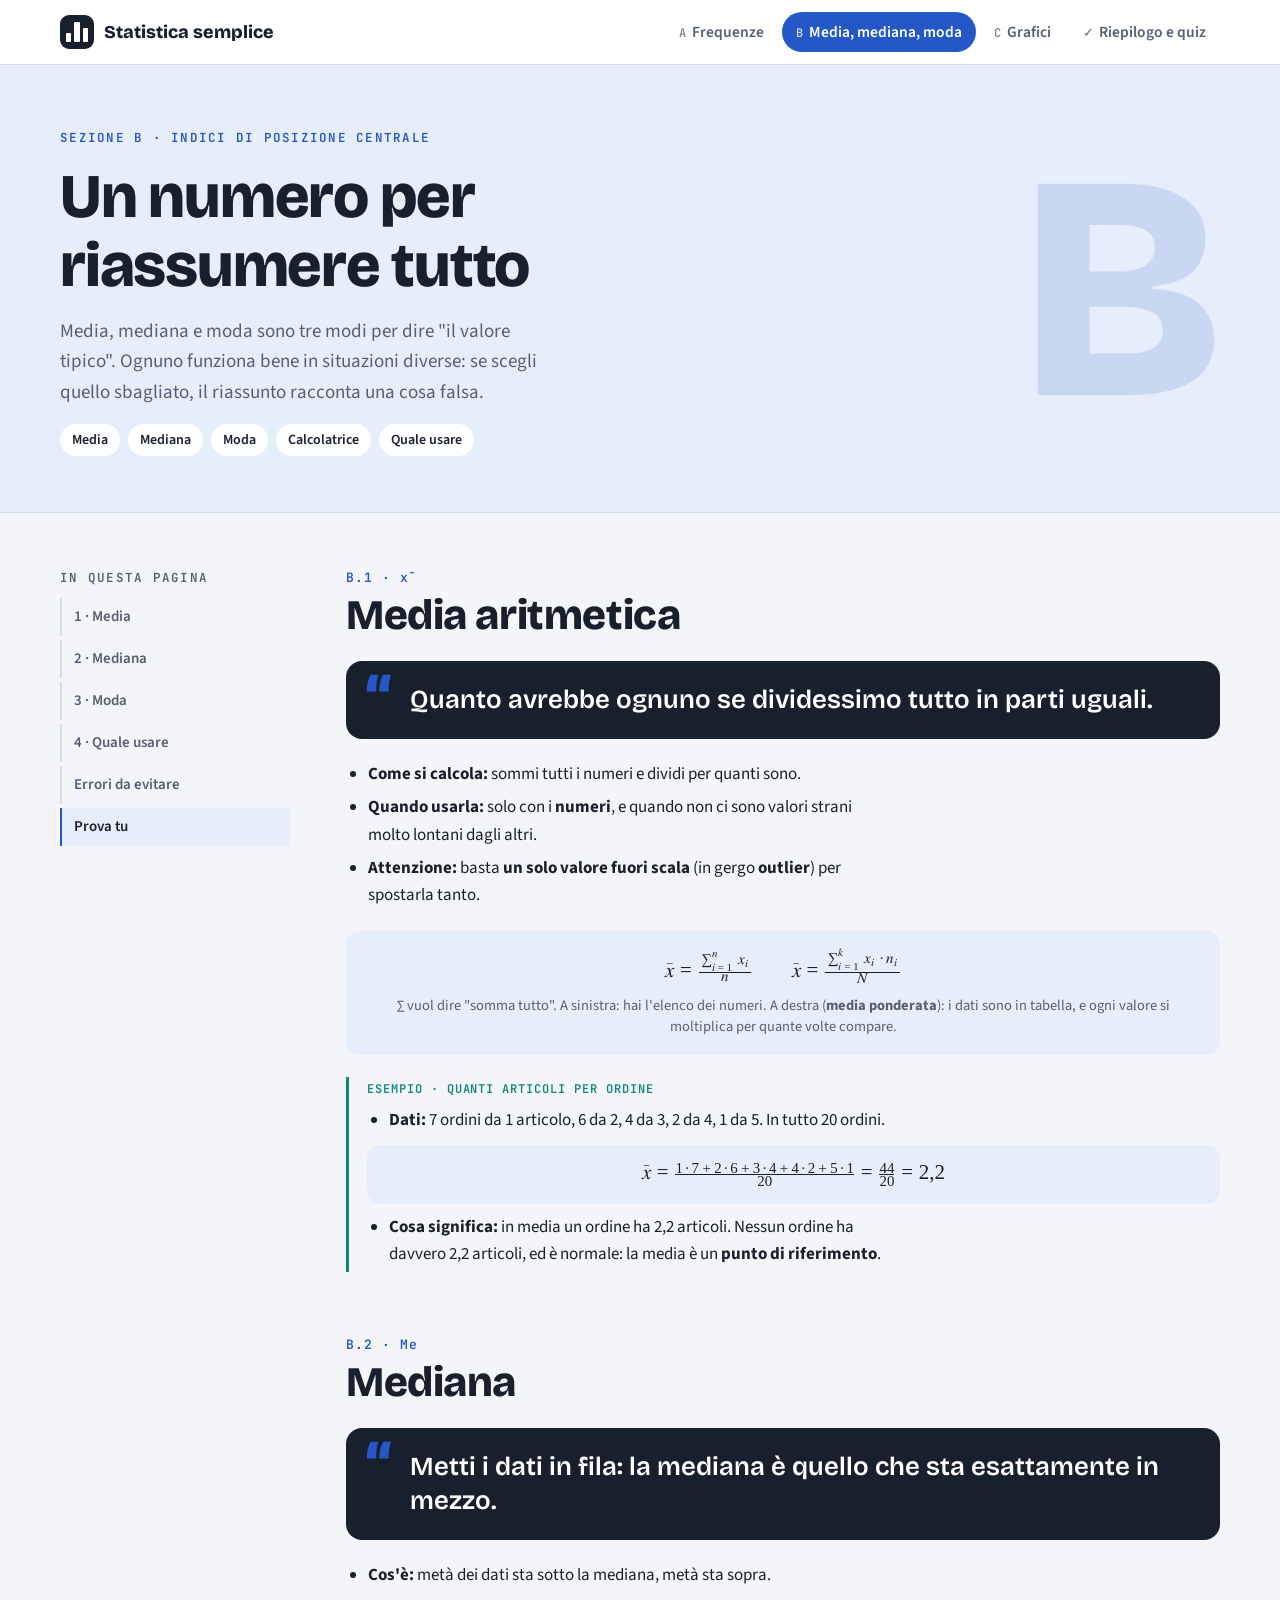
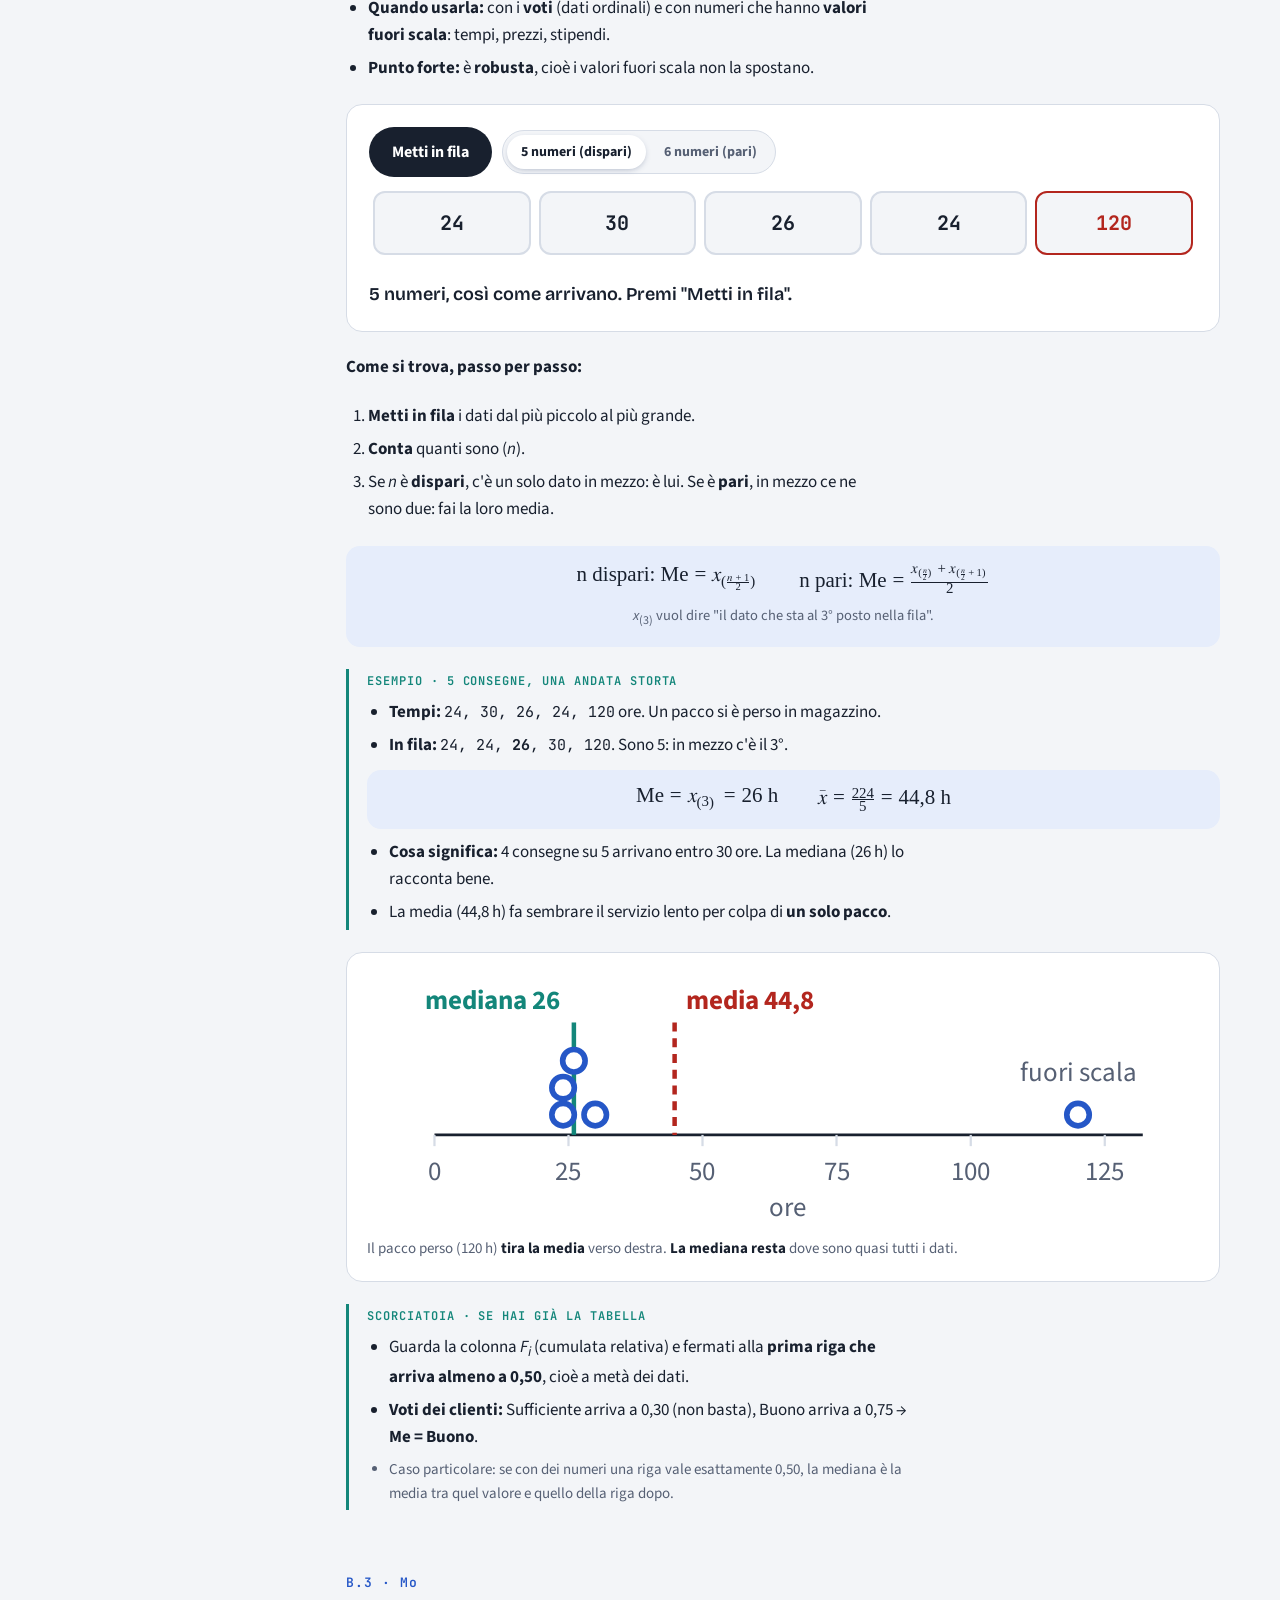
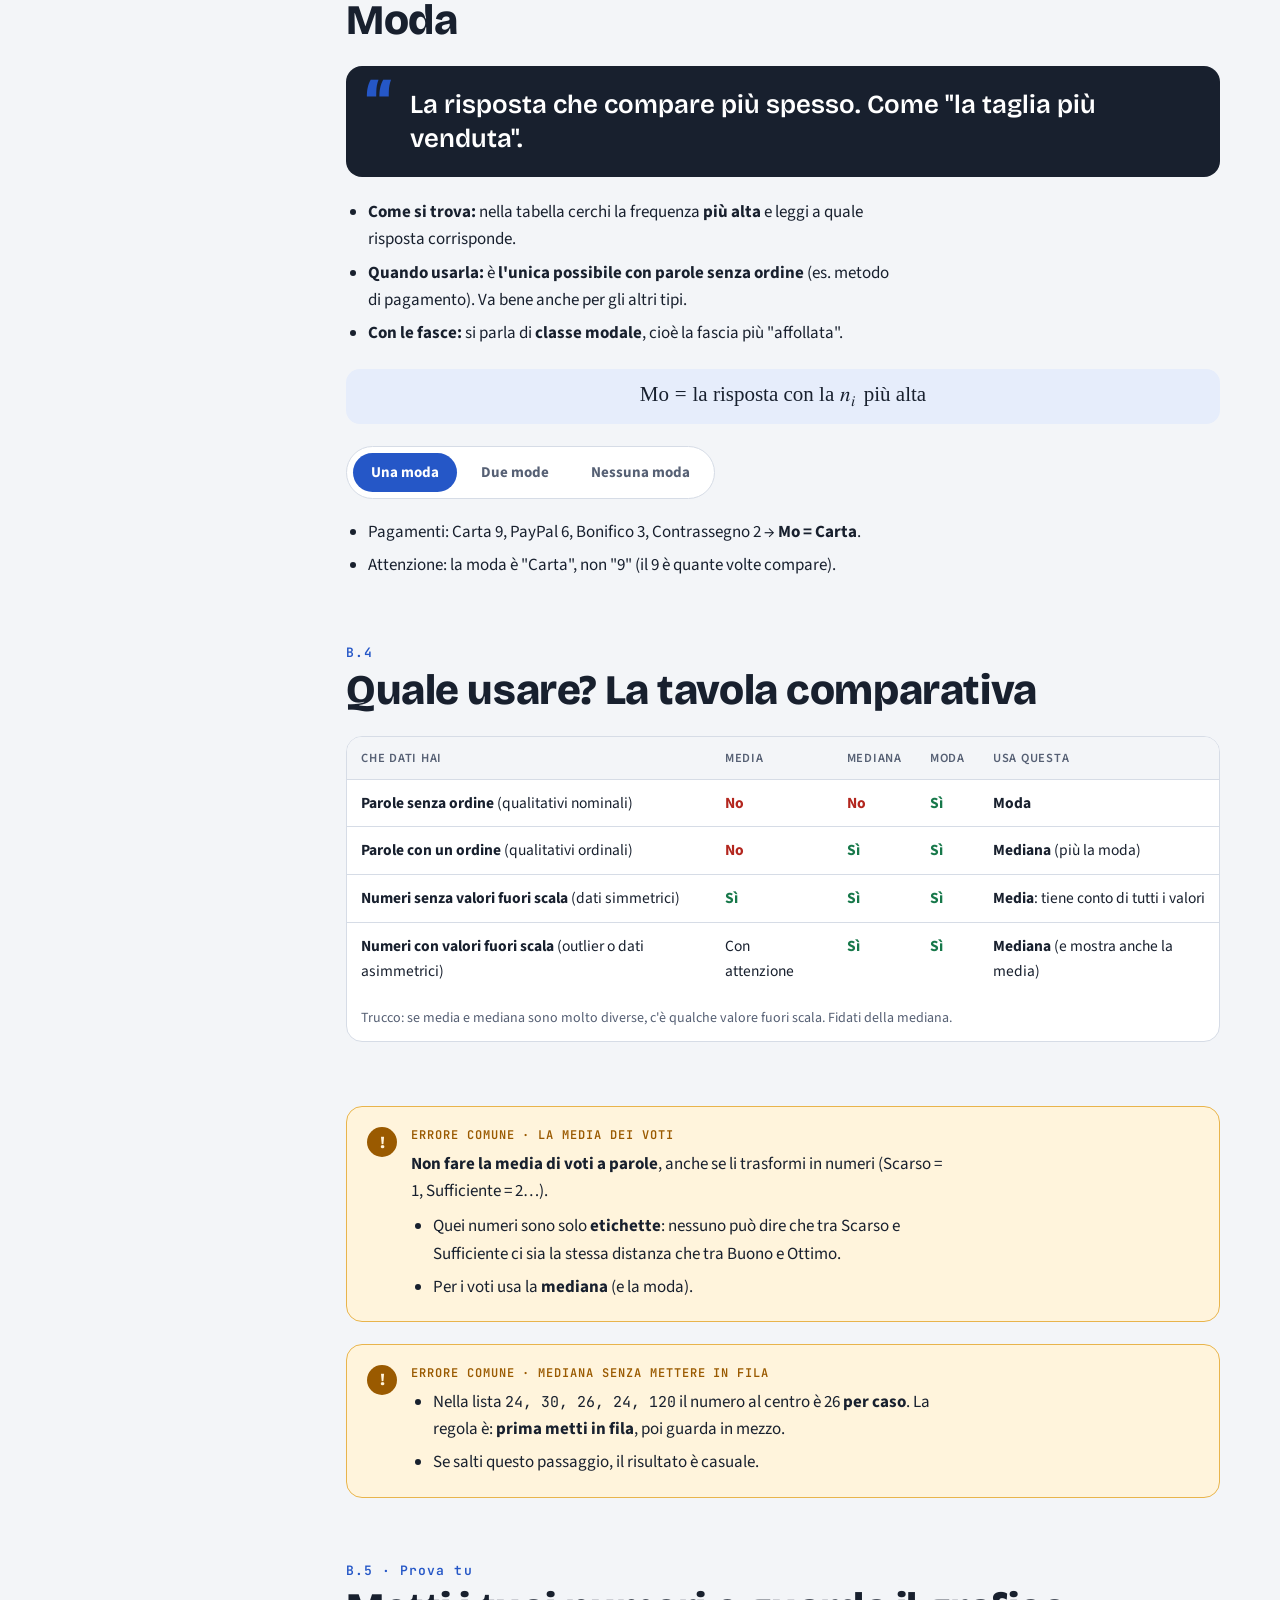
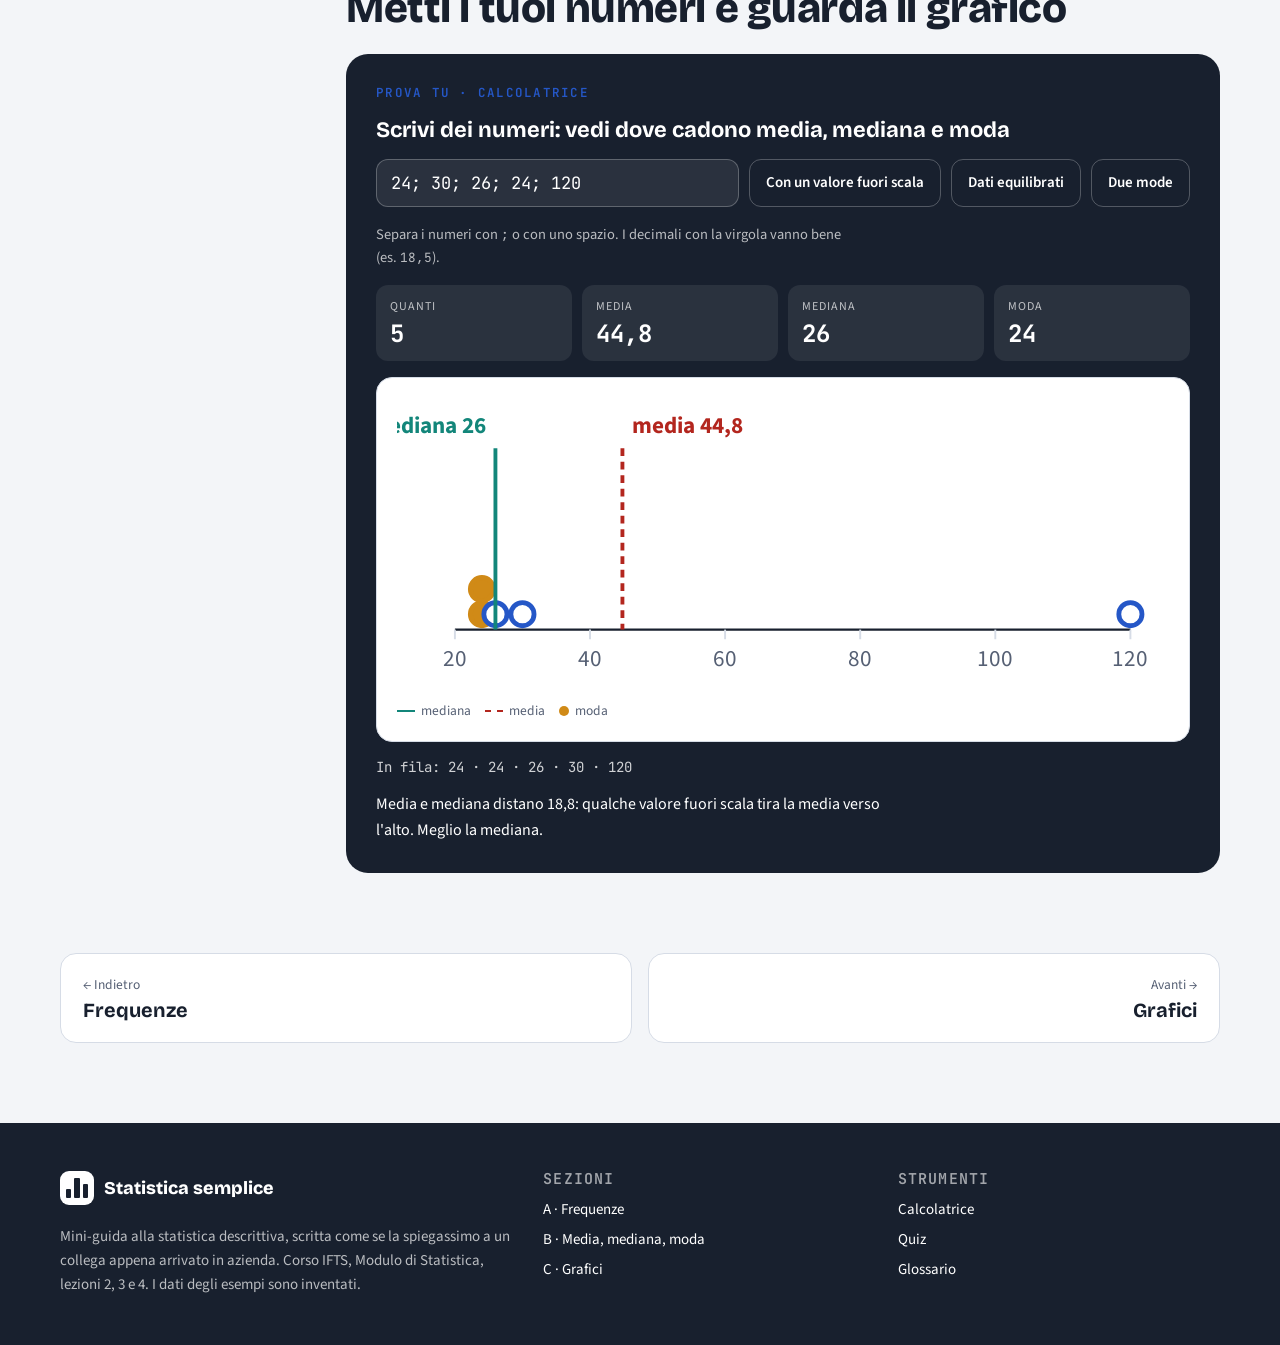
<file: indici.html>
<!doctype html>
<html lang="it">
<head>
<meta charset="utf-8">
<meta name="viewport" content="width=device-width, initial-scale=1, viewport-fit=cover">
<title>Media, mediana e moda · Statistica descrittiva spiegata semplice</title>
<meta name="description" content="Come si calcolano media, mediana e moda, quando usarle e perché la mediana resiste ai valori fuori scala. Con animazioni e calcolatrice.">
<meta name="robots" content="index, follow">
<link rel="canonical" href="https://mistik80.github.io/statistica-descrittiva/indici.html">
<meta property="og:type" content="website">
<meta property="og:url" content="https://mistik80.github.io/statistica-descrittiva/indici.html">
<meta property="og:title" content="Media, mediana e moda · Statistica descrittiva spiegata semplice">
<meta property="og:description" content="Come si calcolano media, mediana e moda, quando usarle e perché la mediana resiste ai valori fuori scala. Con animazioni e calcolatrice.">
<meta property="og:locale" content="it_IT">
<meta name="theme-color" content="#2557c7">
<link rel="icon" href="favicon.svg" type="image/svg+xml">
<link rel="preconnect" href="https://fonts.googleapis.com">
<link rel="preconnect" href="https://fonts.gstatic.com" crossorigin>
<link rel="stylesheet" href="https://fonts.googleapis.com/css2?family=Bricolage+Grotesque:opsz,wght@12..96,600;12..96,800&family=Source+Sans+3:ital,wght@0,400;0,600;0,700;1,400&family=JetBrains+Mono:wght@400;600&display=swap">
<link rel="stylesheet" href="style.css">
<script>document.documentElement.classList.add('js');</script>
</head>
<body class="p-b">
<div class="progress" aria-hidden="true"></div>
<header class="nav">
  <div class="wrap">
    <a class="brand" href="./"><span class="brand-mark" aria-hidden="true"><i></i><i></i><i></i></span>Statistica semplice</a>
    <button class="burger" type="button" aria-label="Apri il menu" aria-expanded="false" aria-controls="menu">☰</button>
    <ul class="nav-links" id="menu">
        <li><a href="frequenze.html"><span class="k">A</span>Frequenze</a></li>
        <li><a href="indici.html" aria-current="page"><span class="k">B</span>Media, mediana, moda</a></li>
        <li><a href="grafici.html"><span class="k">C</span>Grafici</a></li>
        <li><a href="riepilogo.html"><span class="k">✓</span>Riepilogo e quiz</a></li>
    </ul>
  </div>
</header>

<section class="page-hero">
  <div class="wrap">
    <span class="letter" aria-hidden="true">B</span>
    <span class="eyebrow">Sezione B · Indici di posizione centrale</span>
    <h1>Un numero per riassumere tutto</h1>
    <p class="lead">Media, mediana e moda sono tre modi per dire "il valore tipico". Ognuno funziona bene in situazioni diverse: se scegli quello sbagliato, il riassunto racconta una cosa falsa.</p>
    <div class="chips"><span class="chip">Media</span><span class="chip">Mediana</span><span class="chip">Moda</span><span class="chip">Calcolatrice</span><span class="chip">Quale usare</span></div>
  </div>
</section>

<div class="wrap layout">
  <nav class="toc" aria-label="In questa pagina">
    <span class="eyebrow">In questa pagina</span>
    <a href="#media">1 · Media</a>
    <a href="#mediana">2 · Mediana</a>
    <a href="#moda">3 · Moda</a>
    <a href="#quale">4 · Quale usare</a>
    <a href="#errori-b">Errori da evitare</a>
    <a href="#laboratorio">Prova tu</a>
  </nav>

  <main class="content">
    <section id="media">
      <div class="sec-title rv"><span class="num">B.1 · x̄</span><h2>Media aritmetica</h2></div>
      <p class="oneline rv">Quanto avrebbe ognuno se dividessimo tutto in parti uguali.</p>
      <ul class="rv">
        <li><strong>Come si calcola:</strong> sommi tutti i numeri e dividi per quanti sono.</li>
        <li><strong>Quando usarla:</strong> solo con i <strong>numeri</strong>, e quando non ci sono valori strani molto lontani dagli altri.</li>
        <li><strong>Attenzione:</strong> basta <strong>un solo valore fuori scala</strong> (in gergo <strong>outlier</strong>) per spostarla tanto.</li>
      </ul>
      <div class="formula rv">
        <math><mover><mi>x</mi><mo>‾</mo></mover><mo>=</mo><mfrac><mrow><munderover><mo>∑</mo><mrow><mi>i</mi><mo>=</mo><mn>1</mn></mrow><mi>n</mi></munderover><msub><mi>x</mi><mi>i</mi></msub></mrow><mi>n</mi></mfrac></math>
        <math><mover><mi>x</mi><mo>‾</mo></mover><mo>=</mo><mfrac><mrow><munderover><mo>∑</mo><mrow><mi>i</mi><mo>=</mo><mn>1</mn></mrow><mi>k</mi></munderover><msub><mi>x</mi><mi>i</mi></msub><mo>·</mo><msub><mi>n</mi><mi>i</mi></msub></mrow><mi>N</mi></mfrac></math>
        <span class="cap">∑ vuol dire "somma tutto". A sinistra: hai l'elenco dei numeri. A destra (<strong>media ponderata</strong>): i dati sono in tabella, e ogni valore si moltiplica per quante volte compare.</span>
      </div>
      <div class="ex rv">
        <span class="lbl">Esempio · quanti articoli per ordine</span>
        <ul><li><strong>Dati:</strong> 7 ordini da 1 articolo, 6 da 2, 4 da 3, 2 da 4, 1 da 5. In tutto 20 ordini.</li></ul>
        <div class="formula">
          <math><mover><mi>x</mi><mo>‾</mo></mover><mo>=</mo><mfrac><mrow><mn>1</mn><mo>·</mo><mn>7</mn><mo>+</mo><mn>2</mn><mo>·</mo><mn>6</mn><mo>+</mo><mn>3</mn><mo>·</mo><mn>4</mn><mo>+</mo><mn>4</mn><mo>·</mo><mn>2</mn><mo>+</mo><mn>5</mn><mo>·</mo><mn>1</mn></mrow><mn>20</mn></mfrac><mo>=</mo><mfrac><mn>44</mn><mn>20</mn></mfrac><mo>=</mo><mn>2,2</mn></math>
        </div>
        <ul><li><strong>Cosa significa:</strong> in media un ordine ha 2,2 articoli. Nessun ordine ha davvero 2,2 articoli, ed è normale: la media è un <strong>punto di riferimento</strong>.</li></ul>
      </div>
    </section>

    <section id="mediana">
      <div class="sec-title rv"><span class="num">B.2 · Me</span><h2>Mediana</h2></div>
      <p class="oneline rv">Metti i dati in fila: la mediana è quello che sta esattamente in mezzo.</p>
      <ul class="rv">
        <li><strong>Cos'è:</strong> metà dei dati sta sotto la mediana, metà sta sopra.</li>
        <li><strong>Quando usarla:</strong> con i <strong>voti</strong> (dati ordinali) e con numeri che hanno <strong>valori fuori scala</strong>: tempi, prezzi, stipendi.</li>
        <li><strong>Punto forte:</strong> è <strong>robusta</strong>, cioè i valori fuori scala non la spostano.</li>
      </ul>
      <div class="sorter rv" data-sorter>
        <div class="builder-bar">
          <button class="btn btn-main" type="button" data-sort>Metti in fila</button>
          <div class="toggle" role="group" aria-label="Quanti numeri">
            <button type="button" data-set="dispari" aria-pressed="true">5 numeri (dispari)</button>
            <button type="button" data-set="pari" aria-pressed="false">6 numeri (pari)</button>
          </div>
        </div>
        <div class="track" aria-hidden="true"></div>
        <p class="res" aria-live="polite">Tempi di 5 consegne: 24, 30, 26, 24, 120 ore. In fila: 24, 24, 26, 30, 120. Mediana = 26 h.</p>
      </div>
      <p class="rv"><strong>Come si trova, passo per passo:</strong></p>
      <ol class="rv">
        <li><strong>Metti in fila</strong> i dati dal più piccolo al più grande.</li>
        <li><strong>Conta</strong> quanti sono (<i>n</i>).</li>
        <li>Se <i>n</i> è <strong>dispari</strong>, c'è un solo dato in mezzo: è lui. Se è <strong>pari</strong>, in mezzo ce ne sono due: fai la loro media.</li>
      </ol>
      <div class="formula rv">
        <math><mtext>n dispari:&#160;</mtext><mi>Me</mi><mo>=</mo><msub><mi>x</mi><mrow><mo>(</mo><mfrac><mrow><mi>n</mi><mo>+</mo><mn>1</mn></mrow><mn>2</mn></mfrac><mo>)</mo></mrow></msub></math>
        <math><mtext>n pari:&#160;</mtext><mi>Me</mi><mo>=</mo><mfrac><mrow><msub><mi>x</mi><mrow><mo>(</mo><mfrac><mi>n</mi><mn>2</mn></mfrac><mo>)</mo></mrow></msub><mo>+</mo><msub><mi>x</mi><mrow><mo>(</mo><mfrac><mi>n</mi><mn>2</mn></mfrac><mo>+</mo><mn>1</mn><mo>)</mo></mrow></msub></mrow><mn>2</mn></mfrac></math>
        <span class="cap"><i>x</i><sub>(3)</sub> vuol dire "il dato che sta al 3° posto nella fila".</span>
      </div>
      <div class="ex rv">
        <span class="lbl">Esempio · 5 consegne, una andata storta</span>
        <ul>
          <li><strong>Tempi:</strong> <span class="mono">24, 30, 26, 24, 120</span> ore. Un pacco si è perso in magazzino.</li>
          <li><strong>In fila:</strong> <span class="mono">24, 24, <b>26</b>, 30, 120</span>. Sono 5: in mezzo c'è il 3°.</li>
        </ul>
        <div class="formula">
          <math><mi>Me</mi><mo>=</mo><msub><mi>x</mi><mrow><mo>(</mo><mn>3</mn><mo>)</mo></mrow></msub><mo>=</mo><mn>26</mn><mtext>&#160;h</mtext></math>
          <math><mover><mi>x</mi><mo>‾</mo></mover><mo>=</mo><mfrac><mn>224</mn><mn>5</mn></mfrac><mo>=</mo><mn>44,8</mn><mtext>&#160;h</mtext></math>
        </div>
        <ul>
          <li><strong>Cosa significa:</strong> 4 consegne su 5 arrivano entro 30 ore. La mediana (26 h) lo racconta bene.</li>
          <li>La media (44,8 h) fa sembrare il servizio lento per colpa di <strong>un solo pacco</strong>.</li>
        </ul>
      </div>
      <figure class="chart rv" aria-label="Media e mediana a confronto">
        <svg viewBox="0 0 370 112" role="img" aria-label="I cinque tempi su una retta: la media a 44,8 si sposta verso il valore fuori scala, la mediana resta a 26">
          <line class="axis" x1="30" y1="72" x2="345" y2="72"/>
          <g text-anchor="middle">
            <line class="gl" x1="30" y1="72" x2="30" y2="77"/><text x="30" y="92">0</text>
            <line class="gl" x1="89.6" y1="72" x2="89.6" y2="77"/><text x="89.6" y="92">25</text>
            <line class="gl" x1="149.2" y1="72" x2="149.2" y2="77"/><text x="149.2" y="92">50</text>
            <line class="gl" x1="208.8" y1="72" x2="208.8" y2="77"/><text x="208.8" y="92">75</text>
            <line class="gl" x1="268.5" y1="72" x2="268.5" y2="77"/><text x="268.5" y="92">100</text>
            <line class="gl" x1="328.1" y1="72" x2="328.1" y2="77"/><text x="328.1" y="92">125</text>
            <text x="187" y="108">ore</text>
          </g>
          <line class="medl" x1="92" y1="22" x2="92" y2="72"/>
          <line class="meanl" x1="136.8" y1="22" x2="136.8" y2="72"/>
          <circle class="pt" cx="87.2" cy="63" r="5"/>
          <circle class="pt" cx="87.2" cy="51" r="5"/>
          <circle class="pt" cx="92" cy="39" r="5"/>
          <circle class="pt" cx="101.5" cy="63" r="5"/>
          <circle class="pt" cx="316.2" cy="63" r="5"/>
          <text class="t-med" x="86" y="16" text-anchor="end">mediana 26</text>
          <text class="t-mean" x="142" y="16">media 44,8</text>
          <text x="316.2" y="48" text-anchor="middle">fuori scala</text>
        </svg>
        <figcaption>Il pacco perso (120 h) <b>tira la media</b> verso destra. <b>La mediana resta</b> dove sono quasi tutti i dati.</figcaption>
      </figure>
      <div class="ex rv">
        <span class="lbl">Scorciatoia · se hai già la tabella</span>
        <ul>
          <li>Guarda la colonna <i>F<sub>i</sub></i> (cumulata relativa) e fermati alla <strong>prima riga che arriva almeno a 0,50</strong>, cioè a metà dei dati.</li>
          <li><strong>Voti dei clienti:</strong> Sufficiente arriva a 0,30 (non basta), Buono arriva a 0,75 → <strong>Me = Buono</strong>.</li>
          <li class="small muted">Caso particolare: se con dei numeri una riga vale esattamente 0,50, la mediana è la media tra quel valore e quello della riga dopo.</li>
        </ul>
      </div>
    </section>

    <section id="moda">
      <div class="sec-title rv"><span class="num">B.3 · Mo</span><h2>Moda</h2></div>
      <p class="oneline rv">La risposta che compare più spesso. Come "la taglia più venduta".</p>
      <ul class="rv">
        <li><strong>Come si trova:</strong> nella tabella cerchi la frequenza <strong>più alta</strong> e leggi a quale risposta corrisponde.</li>
        <li><strong>Quando usarla:</strong> è <strong>l'unica possibile con parole senza ordine</strong> (es. metodo di pagamento). Va bene anche per gli altri tipi.</li>
        <li><strong>Con le fasce:</strong> si parla di <strong>classe modale</strong>, cioè la fascia più "affollata".</li>
      </ul>
      <div class="formula rv"><math><mi>Mo</mi><mo>=</mo><mtext>la risposta con la&#160;</mtext><msub><mi>n</mi><mi>i</mi></msub><mtext>&#160;più alta</mtext></math></div>
      <div class="tabs rv" data-tabs>
        <div class="tablist" role="tablist" aria-label="Esempi di moda">
          <button type="button" role="tab" id="t-m1" aria-controls="p-m1" aria-selected="true">Una moda</button>
          <button type="button" role="tab" id="t-m2" aria-controls="p-m2" aria-selected="false" tabindex="-1">Due mode</button>
          <button type="button" role="tab" id="t-m3" aria-controls="p-m3" aria-selected="false" tabindex="-1">Nessuna moda</button>
        </div>
        <div class="tabpanel" role="tabpanel" id="p-m1" aria-labelledby="t-m1">
          <ul><li>Pagamenti: Carta 9, PayPal 6, Bonifico 3, Contrassegno 2 → <strong>Mo = Carta</strong>.</li><li>Attenzione: la moda è "Carta", non "9" (il 9 è quante volte compare).</li></ul>
        </div>
        <div class="tabpanel" role="tabpanel" id="p-m2" aria-labelledby="t-m2" hidden>
          <ul><li>Caschi venduti: <span class="mono">S, M, M, L, L, XL</span> → M e L compaiono 2 volte ciascuna → <strong>bimodale</strong>.</li><li>Spesso vuol dire che ci sono due gruppi di clienti diversi.</li></ul>
        </div>
        <div class="tabpanel" role="tabpanel" id="p-m3" aria-labelledby="t-m3" hidden>
          <ul><li>Pesi: <span class="mono">1,2 · 1,5 · 2,0 · 2,4</span> kg → ognuno compare una volta sola → <strong>non c'è moda</strong>.</li><li>Con le misure capita spesso: per questo si usano le fasce.</li></ul>
        </div>
      </div>
    </section>

    <section id="quale">
      <div class="sec-title rv"><span class="num">B.4</span><h2>Quale usare? La tavola comparativa</h2></div>
      <div class="tbl rv">
        <table>
          <thead><tr><th>Che dati hai</th><th>Media</th><th>Mediana</th><th>Moda</th><th>Usa questa</th></tr></thead>
          <tbody>
            <tr><td><strong>Parole senza ordine</strong> (qualitativi nominali)</td><td class="no">No</td><td class="no">No</td><td class="yes">Sì</td><td><strong>Moda</strong></td></tr>
            <tr><td><strong>Parole con un ordine</strong> (qualitativi ordinali)</td><td class="no">No</td><td class="yes">Sì</td><td class="yes">Sì</td><td><strong>Mediana</strong> (più la moda)</td></tr>
            <tr><td><strong>Numeri senza valori fuori scala</strong> (dati simmetrici)</td><td class="yes">Sì</td><td class="yes">Sì</td><td class="yes">Sì</td><td><strong>Media</strong>: tiene conto di tutti i valori</td></tr>
            <tr><td><strong>Numeri con valori fuori scala</strong> (outlier o dati asimmetrici)</td><td>Con attenzione</td><td class="yes">Sì</td><td class="yes">Sì</td><td><strong>Mediana</strong> (e mostra anche la media)</td></tr>
          </tbody>
          <caption>Trucco: se media e mediana sono molto diverse, c'è qualche valore fuori scala. Fidati della mediana.</caption>
        </table>
      </div>
    </section>

    <section id="errori-b">
      <div class="warn rv">
        <span class="lbl">Errore comune · La media dei voti</span>
        <p><strong>Non fare la media di voti a parole</strong>, anche se li trasformi in numeri (Scarso = 1, Sufficiente = 2…).</p>
        <ul>
          <li>Quei numeri sono solo <strong>etichette</strong>: nessuno può dire che tra Scarso e Sufficiente ci sia la stessa distanza che tra Buono e Ottimo.</li>
          <li>Per i voti usa la <strong>mediana</strong> (e la moda).</li>
        </ul>
      </div>
      <div class="warn rv">
        <span class="lbl">Errore comune · Mediana senza mettere in fila</span>
        <ul>
          <li>Nella lista <span class="mono">24, 30, 26, 24, 120</span> il numero al centro è 26 <strong>per caso</strong>. La regola è: <strong>prima metti in fila</strong>, poi guarda in mezzo.</li>
          <li>Se salti questo passaggio, il risultato è casuale.</li>
        </ul>
      </div>
    </section>

    <section id="laboratorio">
      <div class="sec-title rv"><span class="num">B.5 · Prova tu</span><h2>Metti i tuoi numeri e guarda il grafico</h2></div>
      <div class="lab rv">
        <span class="eyebrow">Prova tu · calcolatrice</span>
        <label for="lab-in">Scrivi dei numeri: vedi dove cadono media, mediana e moda</label>
        <div class="row">
          <input id="lab-in" type="text" inputmode="decimal" value="24; 30; 26; 24; 120" autocomplete="off" spellcheck="false">
          <button type="button" data-lab="24; 30; 26; 24; 120">Con un valore fuori scala</button>
          <button type="button" data-lab="22; 24; 25; 25; 26; 28">Dati equilibrati</button>
          <button type="button" data-lab="3; 4; 4; 5; 8; 9; 9; 10">Due mode</button>
        </div>
        <p class="hint">Separa i numeri con <span class="mono">;</span> o con uno spazio. I decimali con la virgola vanno bene (es. <span class="mono">18,5</span>).</p>
        <div class="out" aria-live="polite">
          <div><span>Quanti</span><b id="lab-n">–</b></div>
          <div><span>Media</span><b id="lab-mean">–</b></div>
          <div><span>Mediana</span><b id="lab-med">–</b></div>
          <div><span>Moda</span><b id="lab-mode">–</b></div>
        </div>
        <figure class="chart"><div id="lab-chart"></div><div class="key"><span><i class="k-med"></i>mediana</span><span><i class="k-mean"></i>media</span><span><i class="k-mode"></i>moda</span></div></figure>
        <p id="lab-sorted"></p>
        <p id="lab-msg"></p>
      </div>
    </section>
  </main>
</div>

<nav class="wrap pager" aria-label="Pagina precedente e successiva">
  <a class="prev" href="frequenze.html"><span>← Indietro</span><b>Frequenze</b></a>
  <a class="next" href="grafici.html"><span>Avanti →</span><b>Grafici</b></a>
</nav>
<button class="totop" type="button" aria-label="Torna all'inizio">↑</button>
<footer class="site">
  <div class="wrap">
    <div class="stack">
      <a class="brand" href="./"><span class="brand-mark" aria-hidden="true"><i></i><i></i><i></i></span>Statistica semplice</a>
      <p>Mini-guida alla statistica descrittiva, scritta come se la spiegassimo a un collega appena arrivato in azienda. Corso IFTS, Modulo di Statistica, lezioni 2, 3 e 4. I dati degli esempi sono inventati.</p>
    </div>
    <div>
      <h3>Sezioni</h3>
      <ul>
        <li><a href="frequenze.html">A · Frequenze</a></li>
        <li><a href="indici.html">B · Media, mediana, moda</a></li>
        <li><a href="grafici.html">C · Grafici</a></li>
      </ul>
    </div>
    <div>
      <h3>Strumenti</h3>
      <ul>
        <li><a href="indici.html#laboratorio">Calcolatrice</a></li>
        <li><a href="riepilogo.html#quiz">Quiz</a></li>
        <li><a href="riepilogo.html#glossario">Glossario</a></li>
      </ul>
    </div>
  </div>
</footer>
<script src="tools.js"></script>
<script src="app.js"></script>
</body>
</html>
</file>
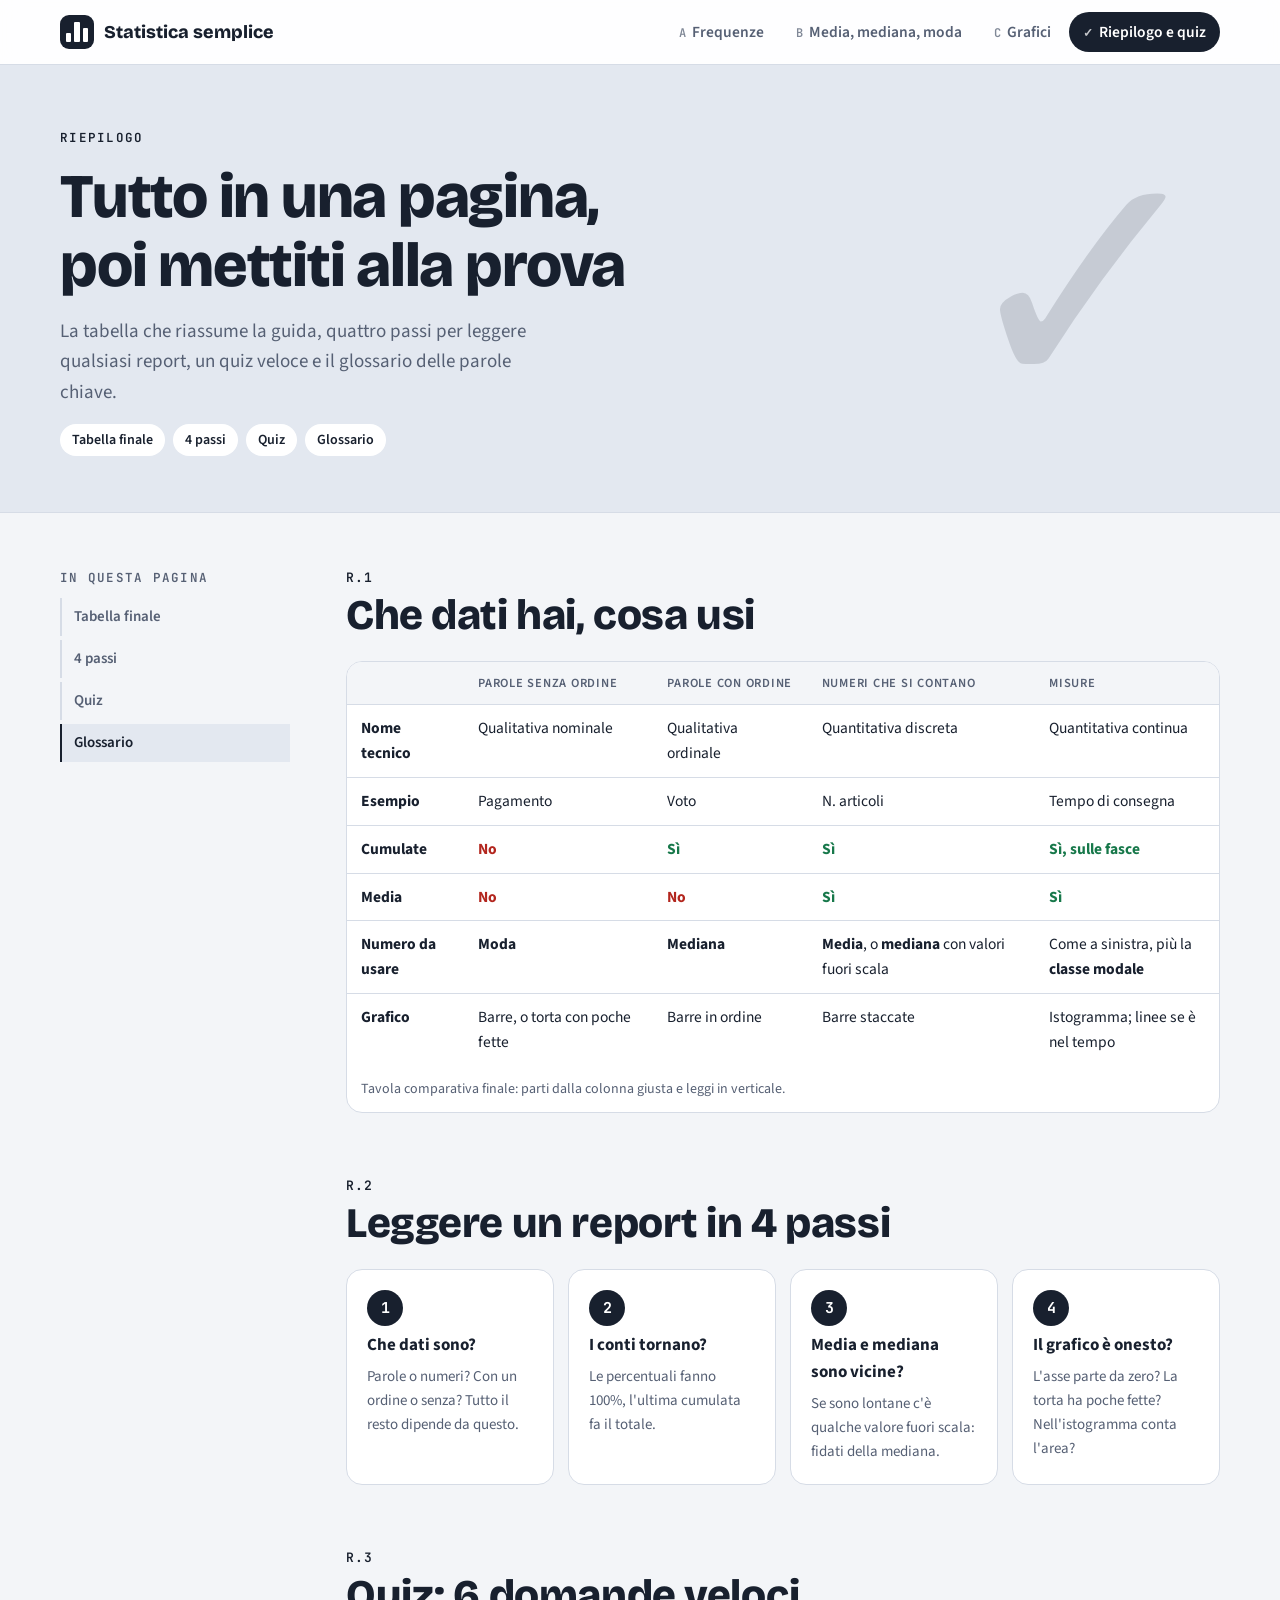
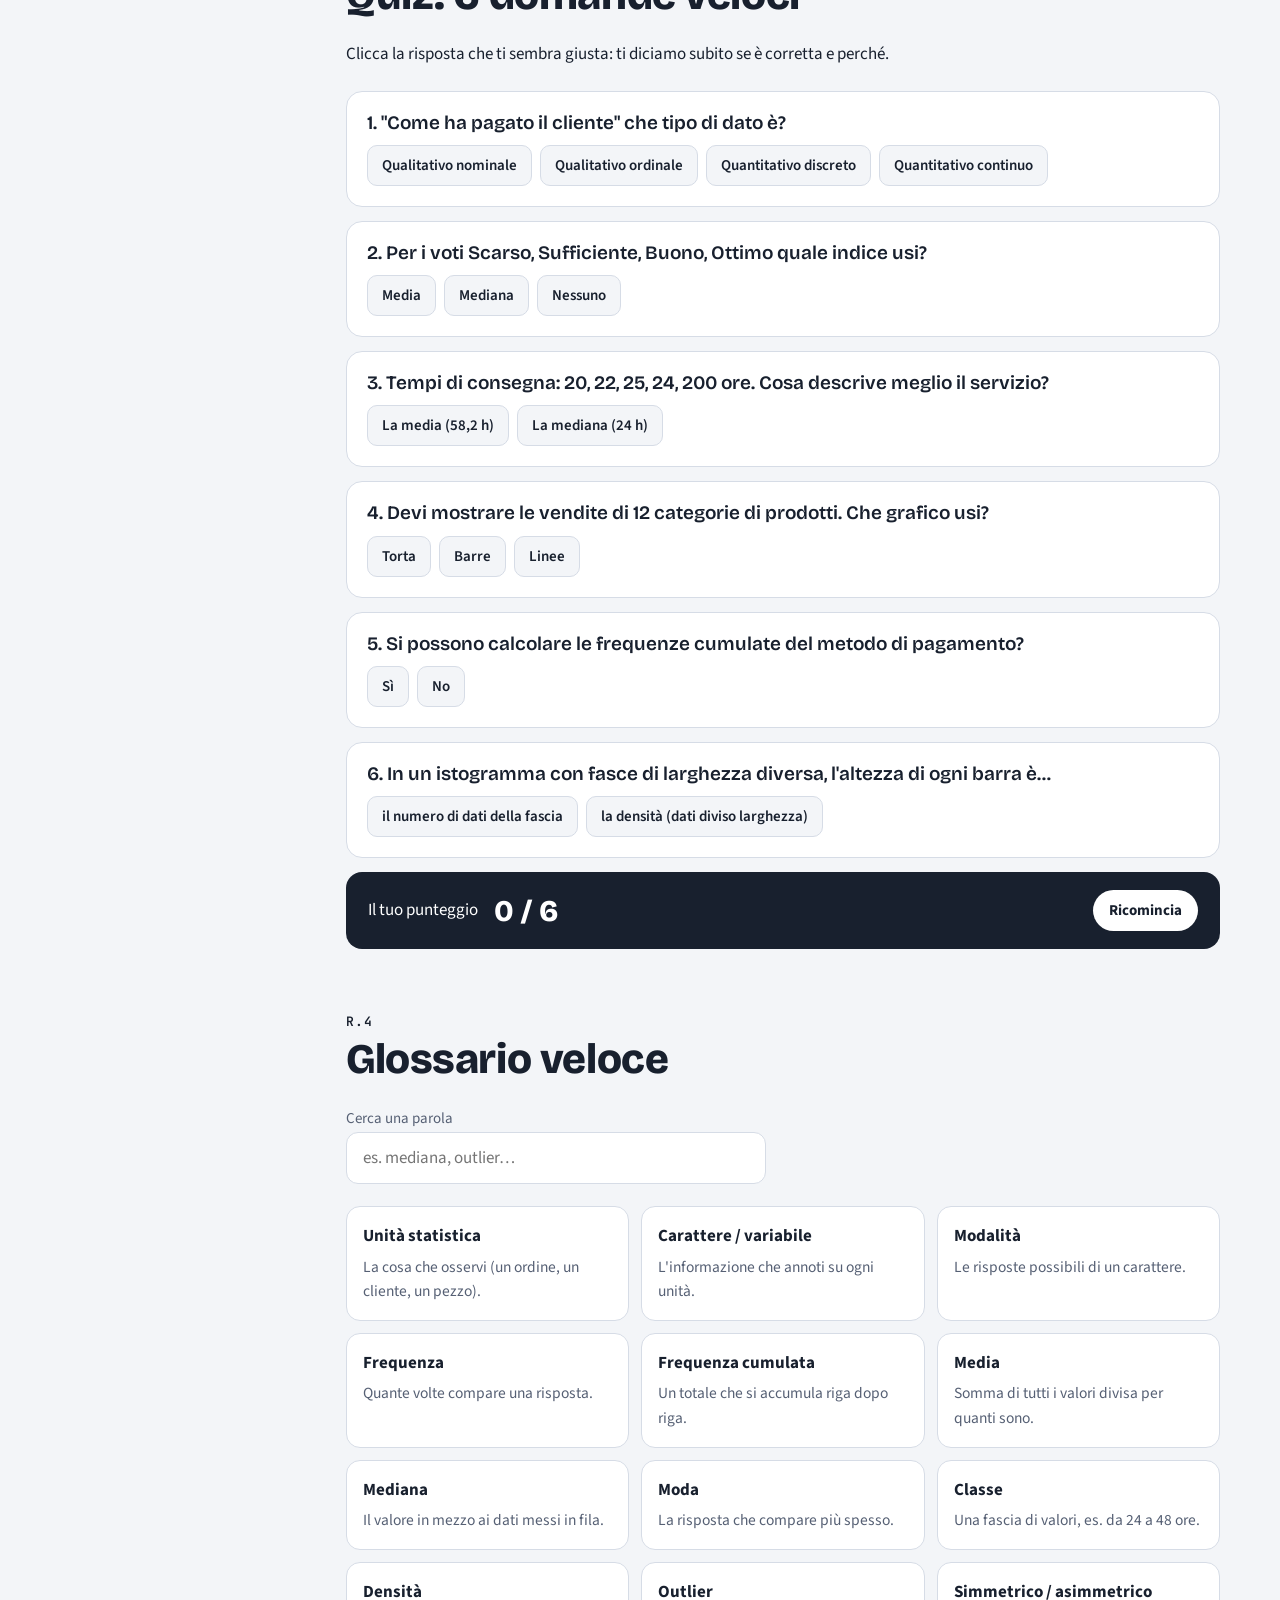
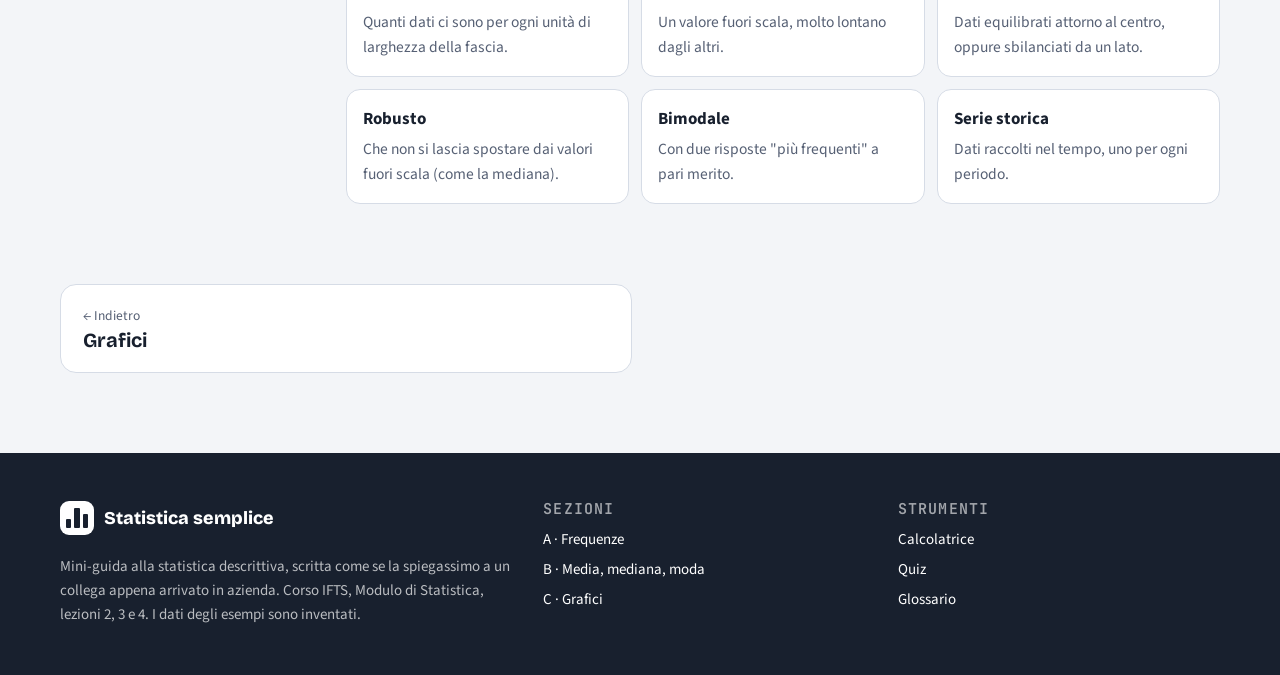
<file: riepilogo.html>
<!doctype html>
<html lang="it">
<head>
<meta charset="utf-8">
<meta name="viewport" content="width=device-width, initial-scale=1, viewport-fit=cover">
<title>Riepilogo, quiz e glossario · Statistica descrittiva spiegata semplice</title>
<meta name="description" content="Tabella riassuntiva, quiz per mettersi alla prova e glossario delle parole chiave della statistica descrittiva.">
<meta name="robots" content="index, follow">
<link rel="canonical" href="https://mistik80.github.io/statistica-descrittiva/riepilogo.html">
<meta property="og:type" content="website">
<meta property="og:url" content="https://mistik80.github.io/statistica-descrittiva/riepilogo.html">
<meta property="og:title" content="Riepilogo, quiz e glossario · Statistica descrittiva spiegata semplice">
<meta property="og:description" content="Tabella riassuntiva, quiz per mettersi alla prova e glossario delle parole chiave della statistica descrittiva.">
<meta property="og:locale" content="it_IT">
<meta name="theme-color" content="#2557c7">
<link rel="icon" href="favicon.svg" type="image/svg+xml">
<link rel="preconnect" href="https://fonts.googleapis.com">
<link rel="preconnect" href="https://fonts.gstatic.com" crossorigin>
<link rel="stylesheet" href="https://fonts.googleapis.com/css2?family=Bricolage+Grotesque:opsz,wght@12..96,600;12..96,800&family=Source+Sans+3:ital,wght@0,400;0,600;0,700;1,400&family=JetBrains+Mono:wght@400;600&display=swap">
<link rel="stylesheet" href="style.css">
<script>document.documentElement.classList.add('js');</script>
</head>
<body class="p-r">
<div class="progress" aria-hidden="true"></div>
<header class="nav">
  <div class="wrap">
    <a class="brand" href="./"><span class="brand-mark" aria-hidden="true"><i></i><i></i><i></i></span>Statistica semplice</a>
    <button class="burger" type="button" aria-label="Apri il menu" aria-expanded="false" aria-controls="menu">☰</button>
    <ul class="nav-links" id="menu">
        <li><a href="frequenze.html"><span class="k">A</span>Frequenze</a></li>
        <li><a href="indici.html"><span class="k">B</span>Media, mediana, moda</a></li>
        <li><a href="grafici.html"><span class="k">C</span>Grafici</a></li>
        <li><a href="riepilogo.html" aria-current="page"><span class="k">✓</span>Riepilogo e quiz</a></li>
    </ul>
  </div>
</header>

<section class="page-hero">
  <div class="wrap">
    <span class="letter" aria-hidden="true">✓</span>
    <span class="eyebrow">Riepilogo</span>
    <h1>Tutto in una pagina, poi mettiti alla prova</h1>
    <p class="lead">La tabella che riassume la guida, quattro passi per leggere qualsiasi report, un quiz veloce e il glossario delle parole chiave.</p>
    <div class="chips"><span class="chip">Tabella finale</span><span class="chip">4 passi</span><span class="chip">Quiz</span><span class="chip">Glossario</span></div>
  </div>
</section>

<div class="wrap layout">
  <nav class="toc" aria-label="In questa pagina">
    <span class="eyebrow">In questa pagina</span>
    <a href="#tabella-finale">Tabella finale</a>
    <a href="#passi">4 passi</a>
    <a href="#quiz">Quiz</a>
    <a href="#glossario">Glossario</a>
  </nav>

  <main class="content">
    <section id="tabella-finale">
      <div class="sec-title rv"><span class="num">R.1</span><h2>Che dati hai, cosa usi</h2></div>
      <div class="tbl rv">
        <table>
          <thead><tr><th></th><th>Parole senza ordine</th><th>Parole con ordine</th><th>Numeri che si contano</th><th>Misure</th></tr></thead>
          <tbody>
            <tr><td><strong>Nome tecnico</strong></td><td>Qualitativa nominale</td><td>Qualitativa ordinale</td><td>Quantitativa discreta</td><td>Quantitativa continua</td></tr>
            <tr><td><strong>Esempio</strong></td><td>Pagamento</td><td>Voto</td><td>N. articoli</td><td>Tempo di consegna</td></tr>
            <tr><td><strong>Cumulate</strong></td><td class="no">No</td><td class="yes">Sì</td><td class="yes">Sì</td><td class="yes">Sì, sulle fasce</td></tr>
            <tr><td><strong>Media</strong></td><td class="no">No</td><td class="no">No</td><td class="yes">Sì</td><td class="yes">Sì</td></tr>
            <tr><td><strong>Numero da usare</strong></td><td><strong>Moda</strong></td><td><strong>Mediana</strong></td><td><strong>Media</strong>, o <strong>mediana</strong> con valori fuori scala</td><td>Come a sinistra, più la <strong>classe modale</strong></td></tr>
            <tr><td><strong>Grafico</strong></td><td>Barre, o torta con poche fette</td><td>Barre in ordine</td><td>Barre staccate</td><td>Istogramma; linee se è nel tempo</td></tr>
          </tbody>
          <caption>Tavola comparativa finale: parti dalla colonna giusta e leggi in verticale.</caption>
        </table>
      </div>
    </section>

    <section id="passi">
      <div class="sec-title rv"><span class="num">R.2</span><h2>Leggere un report in 4 passi</h2></div>
      <ol class="steps rv-stagger">
        <li><strong>Che dati sono?</strong><span class="muted small">Parole o numeri? Con un ordine o senza? Tutto il resto dipende da questo.</span></li>
        <li><strong>I conti tornano?</strong><span class="muted small">Le percentuali fanno 100%, l'ultima cumulata fa il totale.</span></li>
        <li><strong>Media e mediana sono vicine?</strong><span class="muted small">Se sono lontane c'è qualche valore fuori scala: fidati della mediana.</span></li>
        <li><strong>Il grafico è onesto?</strong><span class="muted small">L'asse parte da zero? La torta ha poche fette? Nell'istogramma conta l'area?</span></li>
      </ol>
    </section>

    <section id="quiz">
      <div class="sec-title rv"><span class="num">R.3</span><h2>Quiz: 6 domande veloci</h2></div>
      <p class="rv">Clicca la risposta che ti sembra giusta: ti diciamo subito se è corretta e perché.</p>
      <div class="quiz" data-quiz>
        <div class="q rv">
          <h3>1. "Come ha pagato il cliente" che tipo di dato è?</h3>
          <div class="opts"><button type="button" data-ok>Qualitativo nominale</button><button type="button">Qualitativo ordinale</button><button type="button">Quantitativo discreto</button><button type="button">Quantitativo continuo</button></div>
          <p class="why" aria-live="polite" data-why="Sono parole senza un ordine: Carta non è più o meno di PayPal."></p>
        </div>
        <div class="q rv">
          <h3>2. Per i voti Scarso, Sufficiente, Buono, Ottimo quale indice usi?</h3>
          <div class="opts"><button type="button">Media</button><button type="button" data-ok>Mediana</button><button type="button">Nessuno</button></div>
          <p class="why" aria-live="polite" data-why="I voti hanno un ordine ma non sono numeri veri: la mediana funziona, la media no."></p>
        </div>
        <div class="q rv">
          <h3>3. Tempi di consegna: 20, 22, 25, 24, 200 ore. Cosa descrive meglio il servizio?</h3>
          <div class="opts"><button type="button">La media (58,2 h)</button><button type="button" data-ok>La mediana (24 h)</button></div>
          <p class="why" aria-live="polite" data-why="Il 200 è un valore fuori scala che tira la media verso l'alto. 4 consegne su 5 arrivano entro 25 ore."></p>
        </div>
        <div class="q rv">
          <h3>4. Devi mostrare le vendite di 12 categorie di prodotti. Che grafico usi?</h3>
          <div class="opts"><button type="button">Torta</button><button type="button" data-ok>Barre</button><button type="button">Linee</button></div>
          <p class="why" aria-live="polite" data-why="Con 12 fette la torta diventa illeggibile, e le linee servono solo per il tempo."></p>
        </div>
        <div class="q rv">
          <h3>5. Si possono calcolare le frequenze cumulate del metodo di pagamento?</h3>
          <div class="opts"><button type="button">Sì</button><button type="button" data-ok>No</button></div>
          <p class="why" aria-live="polite" data-why="Il metodo di pagamento non ha un ordine: sommare &quot;fino a PayPal&quot; non ha senso."></p>
        </div>
        <div class="q rv">
          <h3>6. In un istogramma con fasce di larghezza diversa, l'altezza di ogni barra è…</h3>
          <div class="opts"><button type="button">il numero di dati della fascia</button><button type="button" data-ok>la densità (dati diviso larghezza)</button></div>
          <p class="why" aria-live="polite" data-why="Nell'istogramma conta l'area. Con fasce diverse, l'altezza giusta è la densità."></p>
        </div>
        <div class="score rv">
          <span>Il tuo punteggio</span><b data-score>0 / 6</b>
          <button type="button" data-quiz-reset>Ricomincia</button>
        </div>
      </div>
    </section>

    <section id="glossario">
      <div class="sec-title rv"><span class="num">R.4</span><h2>Glossario veloce</h2></div>
      <label class="rv" for="gloss-q"><span class="muted small">Cerca una parola</span><br><input class="gloss-search" id="gloss-q" type="search" placeholder="es. mediana, outlier…" autocomplete="off"></label>
      <dl class="gloss rv-stagger">
        <div><dt>Unità statistica</dt><dd>La cosa che osservi (un ordine, un cliente, un pezzo).</dd></div>
        <div><dt>Carattere / variabile</dt><dd>L'informazione che annoti su ogni unità.</dd></div>
        <div><dt>Modalità</dt><dd>Le risposte possibili di un carattere.</dd></div>
        <div><dt>Frequenza</dt><dd>Quante volte compare una risposta.</dd></div>
        <div><dt>Frequenza cumulata</dt><dd>Un totale che si accumula riga dopo riga.</dd></div>
        <div><dt>Media</dt><dd>Somma di tutti i valori divisa per quanti sono.</dd></div>
        <div><dt>Mediana</dt><dd>Il valore in mezzo ai dati messi in fila.</dd></div>
        <div><dt>Moda</dt><dd>La risposta che compare più spesso.</dd></div>
        <div><dt>Classe</dt><dd>Una fascia di valori, es. da 24 a 48 ore.</dd></div>
        <div><dt>Densità</dt><dd>Quanti dati ci sono per ogni unità di larghezza della fascia.</dd></div>
        <div><dt>Outlier</dt><dd>Un valore fuori scala, molto lontano dagli altri.</dd></div>
        <div><dt>Simmetrico / asimmetrico</dt><dd>Dati equilibrati attorno al centro, oppure sbilanciati da un lato.</dd></div>
        <div><dt>Robusto</dt><dd>Che non si lascia spostare dai valori fuori scala (come la mediana).</dd></div>
        <div><dt>Bimodale</dt><dd>Con due risposte "più frequenti" a pari merito.</dd></div>
        <div><dt>Serie storica</dt><dd>Dati raccolti nel tempo, uno per ogni periodo.</dd></div>
      </dl>
      <p id="gloss-none" class="muted" hidden>Nessuna parola trovata. Prova con un altro termine.</p>
    </section>
  </main>
</div>

<nav class="wrap pager" aria-label="Pagina precedente e successiva">
  <a class="prev" href="grafici.html"><span>← Indietro</span><b>Grafici</b></a>
  
</nav>
<button class="totop" type="button" aria-label="Torna all'inizio">↑</button>
<footer class="site">
  <div class="wrap">
    <div class="stack">
      <a class="brand" href="./"><span class="brand-mark" aria-hidden="true"><i></i><i></i><i></i></span>Statistica semplice</a>
      <p>Mini-guida alla statistica descrittiva, scritta come se la spiegassimo a un collega appena arrivato in azienda. Corso IFTS, Modulo di Statistica, lezioni 2, 3 e 4. I dati degli esempi sono inventati.</p>
    </div>
    <div>
      <h3>Sezioni</h3>
      <ul>
        <li><a href="frequenze.html">A · Frequenze</a></li>
        <li><a href="indici.html">B · Media, mediana, moda</a></li>
        <li><a href="grafici.html">C · Grafici</a></li>
      </ul>
    </div>
    <div>
      <h3>Strumenti</h3>
      <ul>
        <li><a href="indici.html#laboratorio">Calcolatrice</a></li>
        <li><a href="riepilogo.html#quiz">Quiz</a></li>
        <li><a href="riepilogo.html#glossario">Glossario</a></li>
      </ul>
    </div>
  </div>
</footer>
<script src="tools.js"></script>
<script src="app.js"></script>
</body>
</html>
</file>
<file: style.css>
/* Statistica descrittiva spiegata semplice — stile condiviso
   Layout: barra di navigazione fissa, fasce a tutta larghezza, pagine di sezione con indice laterale */
:root {
  --bg: #f3f5f8;
  --surface: #ffffff;
  --ink: #18202e;
  --muted: #566074;
  --line: #d6dce6;
  --grid: #e3e8f0;
  --blue: #2557c7;
  --blue-soft: #e6edfb;
  --teal: #13867a;
  --teal-soft: #ddf3ef;
  --amber: #b87406;
  --amber-bar: #d08a17;
  --amber-soft: #fcefd6;
  --slate: #7a8599;
  --warn: #9a5a00;
  --warn-bg: #fff4dc;
  --warn-line: #e8b44c;
  --ok: #17784a;
  --ok-bg: #e3f4ea;
  --bad: #b3261e;
  --bad-bg: #fde8e6;
  --shadow: rgba(20, 40, 90, .35);
  --on-accent: #ffffff;
  --c5: #7c4dbd;
  --c6: #c2410c;
  --font-display: "Bricolage Grotesque", "Segoe UI", system-ui, sans-serif;
  --font-body: "Source Sans 3", "Segoe UI", system-ui, sans-serif;
  --font-mono: "JetBrains Mono", Consolas, "Courier New", monospace;
  --sec: var(--blue);
  --sec-soft: var(--blue-soft);
  --navh: 64px;
}
@media (prefers-color-scheme: dark) {
  :root:not([data-theme="light"]) {
    --bg: #10141b; --surface: #171d27; --ink: #e6eaf2; --muted: #9aa4b6; --line: #2a3343; --grid: #1c2330;
    --blue: #7ea2ff; --blue-soft: #1d2945; --teal: #3fc1b0; --teal-soft: #14302d; --amber: #f0b24a; --amber-bar: #f0b24a; --amber-soft: #33270f;
    --slate: #8f9ab0; --warn: #f3c56b; --warn-bg: #2a2214; --warn-line: #8a6420; --ok: #5fd39a; --ok-bg: #15281e; --bad: #ff8a80; --bad-bg: #3a1b19;
    --shadow: rgba(0, 0, 0, .7); --on-accent: #0f1420; --c5: #b48cf0; --c6: #ff9a5c;
    color-scheme: dark;
  }
}
:root[data-theme="dark"] {
  --bg: #10141b; --surface: #171d27; --ink: #e6eaf2; --muted: #9aa4b6; --line: #2a3343; --grid: #1c2330;
  --blue: #7ea2ff; --blue-soft: #1d2945; --teal: #3fc1b0; --teal-soft: #14302d; --amber: #f0b24a; --amber-bar: #f0b24a; --amber-soft: #33270f;
  --slate: #8f9ab0; --warn: #f3c56b; --warn-bg: #2a2214; --warn-line: #8a6420; --ok: #5fd39a; --ok-bg: #15281e; --bad: #ff8a80; --bad-bg: #3a1b19;
  --shadow: rgba(0, 0, 0, .7); --on-accent: #0f1420; --c5: #b48cf0; --c6: #ff9a5c;
  color-scheme: dark;
}
body.p-a { --sec: var(--teal); --sec-soft: var(--teal-soft); }
body.p-b { --sec: var(--blue); --sec-soft: var(--blue-soft); }
body.p-c { --sec: var(--amber); --sec-soft: var(--amber-soft); }
body.p-r { --sec: var(--ink); --sec-soft: var(--grid); }

* { box-sizing: border-box; }
[hidden] { display: none !important; }
html { scroll-behavior: smooth; scroll-padding-top: calc(var(--navh) + 16px); }
body { margin: 0; background: var(--bg); color: var(--ink); font: 17px/1.6 var(--font-body); }
img, svg { max-width: 100%; }
a { color: var(--blue); }
a:focus-visible, button:focus-visible, input:focus-visible, summary:focus-visible { outline: 3px solid var(--blue); outline-offset: 2px; border-radius: 4px; }
h1, h2, h3 { font-family: var(--font-display); text-wrap: balance; line-height: 1.12; margin: 0; }
h1 { font-size: clamp(38px, 6.4vw, 72px); font-weight: 800; letter-spacing: -.02em; }
h2 { font-size: clamp(28px, 4vw, 42px); font-weight: 800; letter-spacing: -.01em; }
h3 { font-size: 22px; font-weight: 600; }
p { margin: 0; max-width: 68ch; }
ul, ol { margin: 0; padding-left: 1.3em; display: grid; gap: 6px; max-width: 68ch; }
strong { font-weight: 700; }
.mono { font-family: var(--font-mono); font-size: .88em; }
.muted { color: var(--muted); }
.small { font-size: 15px; }
.eyebrow { font: 600 12.5px var(--font-mono); letter-spacing: .1em; text-transform: uppercase; color: var(--sec); }

.wrap { max-width: 1200px; margin: 0 auto; padding-left: max(20px, env(safe-area-inset-left, 0px)); padding-right: max(20px, env(safe-area-inset-right, 0px)); }
.band { padding-block: 80px; }
.band.alt { background: var(--surface); border-block: 1px solid var(--line); }
.stack { display: grid; gap: 20px; min-width: 0; }
.stack-lg { display: grid; gap: 40px; min-width: 0; }
.center { text-align: center; justify-items: center; }
.center p { margin-inline: auto; }

/* ---------- Barra di navigazione ---------- */
.progress { position: fixed; top: 0; left: 0; right: 0; height: 3px; z-index: 60; background: var(--sec); transform-origin: 0 50%; transform: scaleX(0); }
.nav { position: sticky; top: 0; z-index: 50; background: color-mix(in srgb, var(--surface) 88%, transparent); backdrop-filter: blur(10px); -webkit-backdrop-filter: blur(10px); border-bottom: 1px solid var(--line); }
.nav .wrap { height: var(--navh); display: flex; align-items: center; gap: 24px; }
.brand { display: flex; align-items: center; gap: 10px; text-decoration: none; color: var(--ink); font: 800 18px var(--font-display); flex: none; }
.brand-mark { width: 34px; height: 34px; border-radius: 9px; background: var(--ink); display: grid; place-items: end center; padding: 7px 6px; grid-template-columns: repeat(3, 1fr); gap: 3px; }
.brand-mark i { display: block; width: 100%; background: var(--surface); border-radius: 1px; }
.brand-mark i:nth-child(1) { height: 45%; } .brand-mark i:nth-child(2) { height: 100%; } .brand-mark i:nth-child(3) { height: 70%; }
.nav-links { display: flex; gap: 4px; margin-left: auto; list-style: none; padding: 0; max-width: none; }
.nav-links a { display: block; text-decoration: none; color: var(--muted); font-weight: 600; font-size: 15.5px; padding: 8px 14px; border-radius: 999px; transition: background .2s, color .2s; }
.nav-links a:hover { color: var(--ink); background: var(--bg); }
.nav-links a[aria-current="page"] { color: var(--on-accent); background: var(--sec); }
.nav-links a .k { font-family: var(--font-mono); font-size: 12px; opacity: .75; margin-right: 6px; }
.burger { display: none; margin-left: auto; width: 44px; height: 44px; border-radius: 10px; border: 1px solid var(--line); background: var(--surface); color: var(--ink); cursor: pointer; font-size: 20px; }

/* ---------- Pulsanti ---------- */
.btns { display: flex; flex-wrap: wrap; gap: 12px; }
.btn { display: inline-flex; align-items: center; gap: 8px; text-decoration: none; font: 700 16px var(--font-body); padding: 13px 22px; border-radius: 999px; border: 1px solid transparent; cursor: pointer; transition: transform .2s, box-shadow .2s, background .2s; }
.btn-main { background: var(--ink); color: var(--surface); }
.btn-ghost { background: var(--surface); color: var(--ink); border-color: var(--line); }
.btn:hover { transform: translateY(-2px); box-shadow: 0 10px 24px -12px var(--shadow); }
.chip { display: inline-flex; align-items: center; gap: 6px; padding: 5px 12px; border-radius: 999px; font-size: 14px; font-weight: 600; background: var(--sec-soft); color: var(--ink); }

/* ---------- Home: hero ---------- */
.hero { position: relative; overflow: hidden; background-color: var(--surface);
  background-image: linear-gradient(var(--grid) 1px, transparent 1px), linear-gradient(90deg, var(--grid) 1px, transparent 1px);
  background-size: 26px 26px; border-bottom: 1px solid var(--line); animation: gridDrift 40s linear infinite; }
.hero .wrap { padding-block: 72px 80px; display: grid; grid-template-columns: minmax(0, 1.1fr) minmax(0, 1fr); gap: 48px; align-items: center; }
.hero-text { display: grid; gap: 22px; min-width: 0; }
.hero-text > * { animation: up .8s cubic-bezier(.2,.8,.2,1) both; }
.hero-text > :nth-child(2) { animation-delay: .1s; } .hero-text > :nth-child(3) { animation-delay: .2s; } .hero-text > :nth-child(4) { animation-delay: .3s; } .hero-text > :nth-child(5) { animation-delay: .4s; }
.hero h1 .x { color: var(--blue); display: block; }
.hero .lead { font-size: 20px; color: var(--muted); max-width: 46ch; }
.hero-stats { display: flex; flex-wrap: wrap; gap: 28px; padding-top: 6px; }
.hero-stats div { display: grid; }
.hero-stats b { font: 800 30px var(--font-display); }
.hero-stats span { font-size: 14px; color: var(--muted); }
.hero-art { position: relative; min-width: 0; }
.hero-art .panel { background: var(--surface); border: 1px solid var(--line); border-radius: 20px; padding: 22px; box-shadow: 0 30px 60px -30px var(--shadow); animation: up .9s .2s cubic-bezier(.2,.8,.2,1) both; }
.hero-art .panel-top { display: flex; justify-content: space-between; align-items: center; font-size: 14px; color: var(--muted); margin-bottom: 8px; }
.hero-art .panel-top b { color: var(--ink); font-family: var(--font-display); font-size: 17px; }
.hero-art svg { display: block; width: 100%; height: auto; }
.hero-art .hb { fill: var(--blue); transform-box: fill-box; transform-origin: 50% 100%; animation: grow 1s cubic-bezier(.2,.8,.2,1) both; }
.hero-art .hb:nth-child(2) { animation-delay: .5s; } .hero-art .hb:nth-child(3) { animation-delay: .58s; } .hero-art .hb:nth-child(4) { animation-delay: .66s; }
.hero-art .hb:nth-child(5) { animation-delay: .74s; } .hero-art .hb:nth-child(6) { animation-delay: .82s; } .hero-art .hb:nth-child(1) { animation-delay: .42s; }
.hero-art .curve { fill: none; stroke: var(--amber-bar); stroke-width: 4; stroke-linecap: round; stroke-dasharray: 520; stroke-dashoffset: 520; animation: draw 1.6s 1.1s ease-out forwards; }
.hero-art .mline { stroke: var(--ink); stroke-width: 1.5; stroke-dasharray: 4 4; opacity: 0; animation: fade .5s 2.4s forwards; }
.hero-art .mlab { fill: var(--ink); font: 600 13px var(--font-mono); opacity: 0; animation: fade .5s 2.5s forwards; }
.hero-art .base { stroke: var(--ink); stroke-width: 1.5; }
.float { position: absolute; background: var(--surface); border: 1px solid var(--line); border-radius: 14px; padding: 10px 14px; box-shadow: 0 16px 30px -18px var(--shadow); font-size: 14px; display: grid; animation: up .7s both, bob 6s ease-in-out infinite; }
.float b { font: 800 22px var(--font-display); }
.float.f1 { left: -22px; bottom: -20px; animation-delay: 1.6s, 2.3s; }
.float.f2 { right: -14px; top: -22px; animation-delay: 1.8s, 2.5s; }
.float.f1 b { color: var(--teal); } .float.f2 b { color: var(--bad); }

/* ---------- Home: carte delle sezioni ---------- */
.sec-cards { display: grid; grid-template-columns: repeat(3, minmax(0, 1fr)); gap: 20px; }
.sec-card { position: relative; overflow: hidden; display: grid; gap: 12px; align-content: start; text-decoration: none; color: var(--ink); background: var(--surface); border: 1px solid var(--line); border-radius: 20px; padding: 28px; min-height: 300px; transition: transform .3s, box-shadow .3s, border-color .3s; }
.sec-card:hover { transform: translateY(-6px); box-shadow: 0 24px 40px -24px var(--shadow); border-color: var(--c); }
.sec-card .big { position: absolute; right: -10px; bottom: -48px; font: 800 200px/1 var(--font-display); color: var(--c); opacity: .12; transition: transform .4s, opacity .4s; }
.sec-card:hover .big { transform: translate(-8px, -8px) rotate(-4deg); opacity: .22; }
.sec-card .tag { font: 600 12.5px var(--font-mono); letter-spacing: .1em; text-transform: uppercase; color: var(--c); }
.sec-card p { color: var(--muted); }
.sec-card ul { list-style: none; padding: 0; display: flex; flex-wrap: wrap; gap: 6px; margin-top: 4px; }
.sec-card li { font-size: 13.5px; font-weight: 600; padding: 3px 10px; border-radius: 999px; background: var(--cs); }
.sec-card .go { margin-top: auto; font-weight: 700; color: var(--c); }
.sec-card.a { --c: var(--teal); --cs: var(--teal-soft); } .sec-card.b { --c: var(--blue); --cs: var(--blue-soft); } .sec-card.c { --c: var(--amber); --cs: var(--amber-soft); }

/* ---------- Home: il caso ---------- */
.case-grid { display: grid; grid-template-columns: minmax(0, 1fr) minmax(0, 1.2fr); gap: 48px; align-items: center; }
.vars { display: grid; grid-template-columns: repeat(2, minmax(0, 1fr)); gap: 14px; }
.var { background: var(--bg); border: 1px solid var(--line); border-radius: 16px; padding: 18px; display: grid; gap: 4px; transition: transform .25s; }
.var:hover { transform: translateY(-3px); }
.var .ic { width: 38px; height: 38px; border-radius: 10px; display: grid; place-items: center; font: 800 16px var(--font-display); color: var(--on-accent); background: var(--c); margin-bottom: 6px; }
.var b { font-size: 17px; }
.var span { font-size: 14.5px; color: var(--muted); }
.var .type { font: 600 11.5px var(--font-mono); text-transform: uppercase; letter-spacing: .08em; color: var(--c); }

/* ---------- Home: chi sceglie cosa ---------- */
.picker { background: var(--ink); color: var(--surface); border-radius: 24px; padding: 40px; display: grid; gap: 24px; }
.picker h2 { color: var(--surface); }
.picker p { color: color-mix(in srgb, var(--surface) 75%, transparent); }
.pick-btns { display: grid; grid-template-columns: repeat(4, minmax(0, 1fr)); gap: 10px; }
.pick-btns button { font: 700 15.5px var(--font-body); text-align: left; padding: 16px; border-radius: 14px; cursor: pointer; border: 1px solid color-mix(in srgb, var(--surface) 25%, transparent); background: transparent; color: var(--surface); transition: background .2s, transform .2s; }
.pick-btns button span { display: block; font-weight: 400; font-size: 13.5px; opacity: .7; }
.pick-btns button:hover { transform: translateY(-2px); background: color-mix(in srgb, var(--surface) 10%, transparent); }
.pick-btns button[aria-pressed="true"] { background: var(--surface); color: var(--ink); }
.pick-out { display: grid; grid-template-columns: repeat(3, minmax(0, 1fr)); gap: 10px; }
.pick-out div { background: color-mix(in srgb, var(--surface) 8%, transparent); border-radius: 14px; padding: 16px; display: grid; gap: 4px; min-width: 0; }
.pick-out span { font: 600 11.5px var(--font-mono); letter-spacing: .08em; text-transform: uppercase; opacity: .65; }
.pick-out b { font: 700 19px var(--font-display); }
.pick-out.swap b { animation: up .45s both; }

/* ---------- Pagine di sezione ---------- */
.page-hero { position: relative; overflow: hidden; background: var(--sec-soft); border-bottom: 1px solid var(--line); }
.page-hero .wrap { padding-block: 64px 56px; display: grid; gap: 16px; position: relative; }
.page-hero .letter { position: absolute; right: 20px; top: 50%; transform: translateY(-50%); font: 800 clamp(160px, 26vw, 320px)/1 var(--font-display); color: var(--sec); opacity: .14; pointer-events: none; animation: letterIn 1.2s cubic-bezier(.2,.8,.2,1) both; }
.page-hero h1 { font-size: clamp(36px, 5.6vw, 62px); max-width: 15ch; animation: up .7s .1s both; }
.page-hero .lead { font-size: 19px; color: var(--muted); max-width: 56ch; animation: up .7s .2s both; }
.page-hero .eyebrow { animation: up .7s both; }
.page-hero .chips { display: flex; flex-wrap: wrap; gap: 8px; animation: up .7s .3s both; }
.page-hero .chip { background: var(--surface); }

.layout { display: grid; grid-template-columns: 230px minmax(0, 1fr); gap: 56px; padding-block: 56px 80px; align-items: start; }
.toc { position: sticky; top: calc(var(--navh) + 24px); display: grid; gap: 4px; }
.toc .eyebrow { margin-bottom: 8px; color: var(--muted); }
.toc a { display: block; text-decoration: none; color: var(--muted); font-size: 15px; font-weight: 600; padding: 7px 12px; border-left: 2px solid var(--line); transition: color .2s, border-color .2s, background .2s; }
.toc a:hover { color: var(--ink); }
.toc a.on { color: var(--ink); border-color: var(--sec); background: var(--sec-soft); }
.content { display: grid; gap: 64px; min-width: 0; }
.content > section { display: grid; gap: 22px; min-width: 0; }
.sec-title { display: grid; gap: 6px; }
.sec-title .num { font: 600 13px var(--font-mono); color: var(--sec); letter-spacing: .08em; }

/* ---------- Componenti ---------- */
.formula { background: var(--sec-soft); border-radius: 14px; padding: 18px 22px; display: flex; flex-wrap: wrap; align-items: center; justify-content: center; gap: 12px 40px; font-size: 21px; overflow-x: auto; }
.formula .cap { flex-basis: 100%; text-align: center; font: 14.5px var(--font-body); color: var(--muted); }
.oneline { position: relative; font: 600 clamp(20px, 2.4vw, 26px)/1.3 var(--font-display); padding: 22px 24px 22px 64px; border-radius: 16px; background: var(--ink); color: var(--surface); }
.oneline::before { content: "“"; position: absolute; left: 20px; top: 6px; font: 800 64px/1 var(--font-display); color: var(--sec); }
.ex { border-left: 3px solid var(--teal); padding: 4px 0 4px 18px; display: grid; gap: 10px; }
.ex .lbl { font: 600 12px var(--font-mono); text-transform: uppercase; letter-spacing: .08em; color: var(--teal); }
.warn { background: var(--warn-bg); border: 1px solid var(--warn-line); border-radius: 16px; padding: 20px 22px 20px 64px; display: grid; gap: 8px; position: relative; }
.warn::before { content: "!"; position: absolute; left: 20px; top: 20px; width: 30px; height: 30px; border-radius: 50%; background: var(--warn); color: var(--warn-bg); display: grid; place-items: center; font: 800 17px var(--font-display); }
.warn .lbl { font: 600 12px var(--font-mono); text-transform: uppercase; letter-spacing: .08em; color: var(--warn); }
.tbl { overflow-x: auto; border: 1px solid var(--line); border-radius: 16px; background: var(--surface); }
table { border-collapse: collapse; width: 100%; font-size: 15.5px; }
th, td { padding: 11px 14px; text-align: left; border-bottom: 1px solid var(--line); vertical-align: top; transition: background .2s, opacity .4s, transform .4s; }
thead th { font-size: 12.5px; text-transform: uppercase; letter-spacing: .06em; color: var(--muted); background: var(--bg); font-weight: 600; white-space: nowrap; }
td.n, th.n { text-align: right; font-family: var(--font-mono); font-variant-numeric: tabular-nums; font-size: 14.5px; white-space: nowrap; }
tbody tr:last-child td { border-bottom: none; }
tbody tr:hover td { background: var(--sec-soft); }
tr.tot td { font-weight: 700; background: var(--bg); }
.tbl caption { caption-side: bottom; text-align: left; padding: 12px 14px; font-size: 14px; color: var(--muted); }
.yes { color: var(--ok); font-weight: 700; }
.no { color: var(--bad); font-weight: 700; }

/* Carte che si girano (tipi di variabile) */
.flips { display: grid; grid-template-columns: repeat(4, minmax(0, 1fr)); gap: 14px; }
.flip { perspective: 1000px; border: none; background: none; padding: 0; cursor: pointer; text-align: left; font: inherit; color: inherit; min-height: 250px; }
.flip-in { position: relative; display: block; width: 100%; height: 100%; min-height: 250px; transition: transform .6s cubic-bezier(.2,.8,.2,1); transform-style: preserve-3d; }
.flip[aria-pressed="true"] .flip-in { transform: rotateY(180deg); }
.face { position: absolute; inset: 0; border-radius: 16px; padding: 18px; display: grid; align-content: start; gap: 6px; backface-visibility: hidden; -webkit-backface-visibility: hidden; border: 1px solid var(--line); }
.face.front { background: var(--surface); }
.face.back { background: var(--fc); color: var(--on-accent); transform: rotateY(180deg); }
.face .fam { font: 600 11.5px var(--font-mono); text-transform: uppercase; letter-spacing: .08em; color: var(--muted); }
.face.back .fam { color: inherit; opacity: .8; }
.face b { font: 700 21px var(--font-display); }
.face .hint { margin-top: auto; font-size: 13px; color: var(--muted); }
.face.back .hint { color: inherit; opacity: .8; }
.flip .dot { width: 30px; height: 30px; border-radius: 8px; background: var(--fc); margin-bottom: 6px; }
.flip.f1 { --fc: var(--teal); } .flip.f2 { --fc: var(--blue); } .flip.f3 { --fc: var(--amber-bar); } .flip.f4 { --fc: var(--slate); }

/* Schede (tab) */
.tabs { display: grid; gap: 20px; }
.tablist { display: flex; flex-wrap: wrap; gap: 6px; padding: 6px; background: var(--surface); border: 1px solid var(--line); border-radius: 999px; justify-self: start; }
.tablist button { font: 700 15px var(--font-body); padding: 9px 18px; border-radius: 999px; border: none; cursor: pointer; background: transparent; color: var(--muted); transition: background .25s, color .25s; }
.tablist button[aria-selected="true"] { background: var(--sec); color: var(--on-accent); }
.tabpanel { display: grid; gap: 18px; animation: up .45s both; }

/* Costruttore di tabella */
.builder { display: grid; gap: 14px; }
.builder-bar { display: flex; flex-wrap: wrap; gap: 10px; align-items: center; }
.builder-bar .step-txt { font-size: 15px; color: var(--muted); }
.ghost { opacity: .12; }
.lit { background: var(--sec-soft) !important; }

/* Mediana: numeri che si mettono in fila */
.sorter { display: grid; gap: 14px; background: var(--surface); border: 1px solid var(--line); border-radius: 16px; padding: 22px; }
.track { position: relative; height: 78px; }
.tok { position: absolute; top: 0; height: 64px; display: grid; place-items: center; border-radius: 12px; background: var(--bg); border: 2px solid var(--line); font: 700 20px var(--font-mono); transition: left .7s cubic-bezier(.2,.8,.2,1), background .3s, border-color .3s, color .3s, transform .3s; }
.tok.mid { background: var(--blue); border-color: var(--blue); color: var(--on-accent); transform: translateY(-6px); }
.tok.far { border-color: var(--bad); color: var(--bad); }
.sorter .res { font: 600 18px var(--font-display); min-height: 1.4em; }

/* Grafici */
.charts { display: grid; grid-template-columns: repeat(2, minmax(0, 1fr)); gap: 18px; }
figure { margin: 0; background: var(--surface); border: 1px solid var(--line); border-radius: 16px; padding: 20px; display: grid; gap: 12px; min-width: 0; align-content: start; transition: transform .25s, box-shadow .25s; }
figure:hover { transform: translateY(-3px); box-shadow: 0 18px 34px -22px var(--shadow); }
figure svg { width: 100%; height: auto; display: block; }
figcaption { font-size: 15px; color: var(--muted); }
figcaption b { color: var(--ink); }
svg text { font-family: var(--font-body); fill: var(--muted); font-size: 12px; }
svg .val { fill: var(--ink); font-weight: 600; font-family: var(--font-mono); font-size: 11px; }
svg .axis { stroke: var(--ink); stroke-width: 1.2; }
svg .gl { stroke: var(--line); stroke-width: 1; }
svg .b1 { fill: var(--blue); } svg .b2 { fill: var(--teal); } svg .b3 { fill: var(--amber-bar); } svg .b4 { fill: var(--slate); }
svg .badbar { fill: var(--bad); opacity: .8; }
svg .pt { fill: var(--surface); stroke: var(--blue); stroke-width: 2.5; }
svg .ln { fill: none; stroke: var(--blue); stroke-width: 3; stroke-linejoin: round; }
svg .meanl { stroke: var(--bad); stroke-width: 2; stroke-dasharray: 4 3; }
svg .medl { stroke: var(--teal); stroke-width: 2; }
svg .t-mean { fill: var(--bad); font-weight: 700; }
svg .t-med { fill: var(--teal); font-weight: 700; }
svg .slice { stroke: var(--surface); stroke-width: 2; }
.legend { display: grid; gap: 6px; font-size: 15px; }
.legend div { display: flex; align-items: center; gap: 8px; }
.legend i { width: 12px; height: 12px; border-radius: 3px; flex: none; }
.legend .n { margin-left: auto; font-family: var(--font-mono); font-size: 13.5px; }
.pie { display: grid; grid-template-columns: minmax(0, 220px) minmax(0, 1fr); gap: 20px; align-items: center; }

/* Galleria grafici */
.stage { display: grid; grid-template-columns: 260px minmax(0, 1fr); gap: 20px; align-items: start; }
.stage-menu { display: grid; gap: 8px; }
.stage-menu button { text-align: left; font: 700 16px var(--font-body); padding: 14px 16px; border-radius: 14px; border: 1px solid var(--line); background: var(--surface); color: var(--ink); cursor: pointer; display: grid; gap: 2px; transition: border-color .2s, background .2s, transform .2s; }
.stage-menu button span { font-weight: 400; font-size: 13.5px; color: var(--muted); }
.stage-menu button:hover { transform: translateX(3px); }
.stage-menu button[aria-selected="true"] { border-color: var(--sec); background: var(--sec-soft); }
.stage-panel { display: grid; gap: 16px; min-width: 0; }
.dos { display: grid; grid-template-columns: repeat(2, minmax(0, 1fr)); gap: 12px; }
.dos div { border-radius: 14px; padding: 14px 16px; display: grid; gap: 6px; }
.dos .do { background: var(--ok-bg); } .dos .dont { background: var(--bad-bg); }
.dos b { font: 600 12px var(--font-mono); text-transform: uppercase; letter-spacing: .08em; }
.dos .do b { color: var(--ok); } .dos .dont b { color: var(--bad); }
.dos ul { font-size: 15px; }
.toggle { display: inline-flex; gap: 4px; padding: 4px; border-radius: 999px; background: var(--bg); border: 1px solid var(--line); justify-self: start; }
.toggle button { font: 700 14px var(--font-body); border: none; padding: 7px 14px; border-radius: 999px; cursor: pointer; background: transparent; color: var(--muted); }
.toggle button[aria-pressed="true"] { background: var(--surface); color: var(--ink); box-shadow: 0 2px 6px -2px var(--shadow); }
.toggle button.okb[aria-pressed="true"] { color: var(--ok); } .toggle button.badb[aria-pressed="true"] { color: var(--bad); }

/* Laboratorio */
.lab { background: var(--ink); color: var(--surface); border-radius: 22px; padding: 30px; display: grid; gap: 16px; }
.lab .eyebrow { color: var(--sec); }
.lab label { font: 700 22px var(--font-display); }
.lab .row { display: flex; gap: 10px; flex-wrap: wrap; }
.lab input { flex: 1 1 260px; min-width: 0; font: 17px var(--font-mono); padding: 12px 14px; border-radius: 12px; border: 1px solid color-mix(in srgb, var(--surface) 25%, transparent); background: color-mix(in srgb, var(--surface) 8%, transparent); color: var(--surface); }
.lab button { font: 600 15px var(--font-body); padding: 12px 16px; border-radius: 12px; cursor: pointer; border: 1px solid color-mix(in srgb, var(--surface) 25%, transparent); background: transparent; color: var(--surface); }
.lab button:hover { background: color-mix(in srgb, var(--surface) 10%, transparent); }
.lab .hint { font-size: 14.5px; opacity: .7; }
.out { display: grid; grid-template-columns: repeat(4, minmax(0, 1fr)); gap: 10px; }
.out div { background: color-mix(in srgb, var(--surface) 8%, transparent); border-radius: 12px; padding: 12px 14px; display: grid; gap: 2px; min-width: 0; }
.out span { font-size: 12px; opacity: .7; text-transform: uppercase; letter-spacing: .08em; }
.out b { font: 700 24px var(--font-mono); overflow-wrap: anywhere; display: inline-block; }
.out div.flash b { animation: flash .6s ease-out; }
#lab-sorted { font: 14px var(--font-mono); opacity: .8; overflow-wrap: anywhere; }
#lab-msg { font-size: 16px; }
#lab-msg.err { color: var(--bad); }

/* Strumenti "prova con i tuoi dati" */
.tool { background: var(--surface); border: 2px solid var(--sec); border-radius: 22px; padding: 28px; display: grid; grid-template-columns: minmax(0, 0.9fr) minmax(0, 1.1fr); gap: 28px; align-items: start; box-shadow: 0 24px 50px -32px var(--shadow); }
.tool-in, .tool-out { display: grid; gap: 12px; min-width: 0; align-content: start; }
.tool label, .tool .lbl2 { font-weight: 700; font-size: 15.5px; }
.tool textarea, .tool input[type="text"] { width: 100%; font: 15.5px/1.5 var(--font-mono); padding: 12px 14px; border-radius: 12px; border: 1px solid var(--line); background: var(--bg); color: var(--ink); resize: vertical; }
.tool textarea:focus, .tool input:focus { outline: 3px solid var(--sec); outline-offset: 1px; }
.tool .hint { font-size: 14px; color: var(--muted); }
.tool .exs { display: flex; flex-wrap: wrap; gap: 6px; }
.tool .exs span { font-size: 13.5px; color: var(--muted); width: 100%; }
.tool .exs button { font: 600 14px var(--font-body); padding: 7px 12px; border-radius: 999px; border: 1px solid var(--line); background: var(--bg); color: var(--ink); cursor: pointer; transition: border-color .2s, transform .2s; }
.tool .exs button:hover { border-color: var(--sec); transform: translateY(-1px); }
.tool figure { border-color: var(--line); padding: 14px; }
.tool figure:hover { transform: none; box-shadow: none; }
.tool .tool-type { font-weight: 600; padding: 10px 14px; border-radius: 10px; background: var(--sec-soft); }
.tool .tool-type.err, .tool-note.err { background: var(--bad-bg); color: var(--bad); }
.tool .tool-note { font-size: 15px; color: var(--muted); }
.tool .tool-note b { color: var(--ink); }
.tool .tbl { max-height: 320px; overflow: auto; }
.tool .tbl th.muted { opacity: .5; }
.kinds { display: grid; grid-template-columns: repeat(4, minmax(0, 1fr)); gap: 6px; }
.kinds button { font: 700 14.5px var(--font-body); padding: 10px 6px; border-radius: 12px; border: 1px solid var(--line); background: var(--bg); color: var(--ink); cursor: pointer; display: grid; justify-items: center; gap: 4px; transition: border-color .2s, background .2s; }
.kinds button svg { width: 26px; height: 20px; }
.kinds button svg * { fill: var(--muted); }
.kinds button[aria-pressed="true"] { border-color: var(--sec); background: var(--sec-soft); }
.kinds button[aria-pressed="true"] svg * { fill: var(--sec); }
.tool .pie { grid-template-columns: minmax(0, 170px) minmax(0, 1fr); gap: 14px; }
.tool .legend { font-size: 14px; gap: 4px; }
.tool .legend div { min-width: 0; }
.tool .legend .n { white-space: nowrap; font-size: 12.5px; }
.lab figure { background: var(--surface); }
.lab figure:hover { transform: none; }
svg .b5 { fill: var(--c5); } svg .b6 { fill: var(--c6); }
svg .ptm { fill: var(--amber-bar); stroke: var(--amber-bar); }
.legend i.b1 { background: var(--blue); } .legend i.b2 { background: var(--teal); } .legend i.b3 { background: var(--amber-bar); }
.legend i.b4 { background: var(--slate); } .legend i.b5 { background: var(--c5); } .legend i.b6 { background: var(--c6); }
.key { display: flex; flex-wrap: wrap; gap: 14px; font-size: 13.5px; color: var(--muted); }
.key i { display: inline-block; width: 18px; height: 0; border-top: 2px solid; vertical-align: middle; margin-right: 6px; }
.key .k-med { border-color: var(--teal); } .key .k-mean { border-top-style: dashed; border-color: var(--bad); }
.key .k-mode { width: 10px; height: 10px; border: none; border-radius: 50%; background: var(--amber-bar); }

/* Riepilogo: passi, quiz, glossario */
.steps { counter-reset: s; list-style: none; padding: 0; display: grid; grid-template-columns: repeat(4, minmax(0, 1fr)); gap: 14px; max-width: none; }
.steps li { counter-increment: s; background: var(--surface); border: 1px solid var(--line); border-radius: 16px; padding: 20px; display: grid; gap: 6px; align-content: start; }
.steps li::before { content: counter(s); width: 36px; height: 36px; border-radius: 50%; background: var(--ink); color: var(--surface); display: grid; place-items: center; font: 700 15px var(--font-mono); }
.quiz { display: grid; gap: 14px; }
.q { background: var(--surface); border: 1px solid var(--line); border-radius: 16px; padding: 20px; display: grid; gap: 12px; }
.q h3 { font-size: 19px; }
.q .opts { display: flex; flex-wrap: wrap; gap: 8px; }
.q .opts button { font: 600 15px var(--font-body); padding: 9px 14px; border-radius: 10px; border: 1px solid var(--line); background: var(--bg); color: var(--ink); cursor: pointer; transition: background .2s, border-color .2s, transform .2s; }
.q .opts button:hover:not(:disabled) { transform: translateY(-2px); border-color: var(--blue); }
.q .opts button:disabled { cursor: default; }
.q .opts button.right { background: var(--ok-bg); border-color: var(--ok); color: var(--ok); }
.q .opts button.wrong { background: var(--bad-bg); border-color: var(--bad); color: var(--bad); }
.q .why { font-size: 15px; color: var(--muted); }
.score { display: flex; align-items: center; gap: 16px; flex-wrap: wrap; background: var(--ink); color: var(--surface); border-radius: 16px; padding: 18px 22px; }
.score b { font: 800 30px var(--font-display); }
.score button { margin-left: auto; font: 700 15px var(--font-body); padding: 10px 16px; border-radius: 999px; border: none; cursor: pointer; background: var(--surface); color: var(--ink); }
.gloss-search { font: 17px var(--font-body); padding: 13px 16px; border-radius: 12px; border: 1px solid var(--line); background: var(--surface); color: var(--ink); width: 100%; max-width: 420px; }
.gloss { display: grid; grid-template-columns: repeat(3, minmax(0, 1fr)); gap: 12px; margin: 0; }
.gloss div { background: var(--surface); border: 1px solid var(--line); border-radius: 14px; padding: 16px; min-width: 0; }
.gloss dt { font-weight: 700; }
.gloss dd { margin: 4px 0 0; font-size: 15.5px; color: var(--muted); }

/* Navigazione tra pagine e piè di pagina */
.pager { display: grid; grid-template-columns: repeat(2, minmax(0, 1fr)); gap: 16px; padding-bottom: 80px; }
.pager a { text-decoration: none; color: var(--ink); background: var(--surface); border: 1px solid var(--line); border-radius: 16px; padding: 20px 22px; display: grid; gap: 2px; transition: transform .25s, border-color .25s; }
.pager a:hover { transform: translateY(-3px); border-color: var(--sec); }
.pager a span { font-size: 13.5px; color: var(--muted); }
.pager a b { font: 700 20px var(--font-display); }
.pager a.next { text-align: right; grid-column: 2; }
footer.site { background: var(--ink); color: var(--surface); }
footer.site .wrap { padding-block: 48px; display: grid; grid-template-columns: minmax(0, 1.4fr) repeat(2, minmax(0, 1fr)); gap: 32px; }
footer.site p, footer.site li { color: color-mix(in srgb, var(--surface) 70%, transparent); font-size: 15px; }
footer.site a { color: var(--surface); text-decoration: none; }
footer.site a:hover { text-decoration: underline; }
footer.site ul { list-style: none; padding: 0; }
footer.site .brand { color: var(--surface); }
footer.site .brand-mark { background: var(--surface); }
footer.site .brand-mark i { background: var(--ink); }
footer.site h3 { font-size: 15px; font-family: var(--font-mono); text-transform: uppercase; letter-spacing: .08em; color: color-mix(in srgb, var(--surface) 60%, transparent); margin-bottom: 10px; }
.totop { position: fixed; right: calc(20px + env(safe-area-inset-right, 0px)); bottom: calc(20px + env(safe-area-inset-bottom, 0px)); z-index: 40; width: 48px; height: 48px; border-radius: 50%; border: none; cursor: pointer; background: var(--sec); color: var(--on-accent); font-size: 20px; display: grid; place-items: center; opacity: 0; transform: translateY(16px); pointer-events: none; transition: opacity .3s, transform .3s; box-shadow: 0 10px 24px -10px var(--shadow); }
.totop.show { opacity: 1; transform: none; pointer-events: auto; }

/* ---------- Animazioni allo scorrimento (solo con JavaScript: senza, tutto resta visibile) ---------- */
html.js .rv { opacity: 0; transform: translateY(26px); transition: opacity .8s cubic-bezier(.2,.8,.2,1), transform .8s cubic-bezier(.2,.8,.2,1); }
html.js .rv.in { opacity: 1; transform: none; }
html.js .rv-stagger > * { opacity: 0; transform: translateY(22px); transition: opacity .7s cubic-bezier(.2,.8,.2,1), transform .7s cubic-bezier(.2,.8,.2,1); }
html.js .rv-stagger.in > * { opacity: 1; transform: none; }
html.js .rv-stagger.in > :nth-child(2) { transition-delay: .08s; } html.js .rv-stagger.in > :nth-child(3) { transition-delay: .16s; }
html.js .rv-stagger.in > :nth-child(4) { transition-delay: .24s; } html.js .rv-stagger.in > :nth-child(5) { transition-delay: .32s; }
html.js .rv-stagger.in > :nth-child(6) { transition-delay: .4s; } html.js .rv-stagger.in > :nth-child(n+7) { transition-delay: .48s; }
html.js .chart svg rect[class^="b"] { transform-box: fill-box; transform-origin: 50% 100%; transform: scaleY(0); transition: transform .9s cubic-bezier(.2,.8,.2,1); }
html.js .chart.in svg rect[class^="b"] { transform: scaleY(1); }
html.js .chart svg rect:nth-of-type(2) { transition-delay: .08s; } html.js .chart svg rect:nth-of-type(3) { transition-delay: .16s; }
html.js .chart svg rect:nth-of-type(4) { transition-delay: .24s; } html.js .chart svg rect:nth-of-type(5) { transition-delay: .32s; }
html.js .chart .ln { stroke-dasharray: 600; stroke-dashoffset: 600; transition: stroke-dashoffset 1.6s ease-out .2s; }
html.js .chart.in .ln { stroke-dashoffset: 0; }
html.js .chart .pt { transform-box: fill-box; transform-origin: center; transform: scale(0); transition: transform .4s cubic-bezier(.3,1.6,.5,1); }
html.js .chart.in .pt { transform: scale(1); }
html.js .chart.in .pt:nth-of-type(2) { transition-delay: .2s; } html.js .chart.in .pt:nth-of-type(3) { transition-delay: .4s; }
html.js .chart.in .pt:nth-of-type(4) { transition-delay: .6s; } html.js .chart.in .pt:nth-of-type(5) { transition-delay: .8s; } html.js .chart.in .pt:nth-of-type(6) { transition-delay: 1s; }
html.js .chart .val, html.js .chart .t-mean, html.js .chart .t-med { opacity: 0; transition: opacity .5s .9s; }
html.js .chart.in .val, html.js .chart.in .t-mean, html.js .chart.in .t-med { opacity: 1; }
html.js .chart .meanl, html.js .chart .medl { transform-box: fill-box; transform-origin: 50% 100%; transform: scaleY(0); transition: transform .6s .6s ease-out; }
html.js .chart.in .meanl, html.js .chart.in .medl { transform: scaleY(1); }
html.js .chart .pie svg { transform: rotate(-120deg) scale(.6); opacity: 0; transition: transform 1.1s cubic-bezier(.2,.8,.2,1), opacity .6s; }
html.js .chart.in .pie svg { transform: none; opacity: 1; }

@keyframes up { from { opacity: 0; transform: translateY(20px); } to { opacity: 1; transform: none; } }
@keyframes grow { from { transform: scaleY(0); } to { transform: scaleY(1); } }
@keyframes draw { to { stroke-dashoffset: 0; } }
@keyframes fade { to { opacity: 1; } }
@keyframes bob { 0%, 100% { translate: 0 0; } 50% { translate: 0 -8px; } }
@keyframes flash { 0% { color: var(--sec); transform: scale(1.15); } 100% { transform: none; } }
@keyframes gridDrift { from { background-position: 0 0, 0 0; } to { background-position: 0 260px, 260px 0; } }
@keyframes letterIn { from { opacity: 0; transform: translateY(-40%) rotate(-8deg); } to { opacity: .14; transform: translateY(-50%); } }

/* ---------- Schermi piccoli ---------- */
@media (max-width: 1000px) {
  .layout { grid-template-columns: minmax(0, 1fr); gap: 24px; }
  .toc { position: static; display: flex; flex-wrap: wrap; gap: 6px; }
  .toc .eyebrow { width: 100%; margin: 0; }
  .toc a { border: 1px solid var(--line); border-radius: 999px; padding: 5px 12px; font-size: 14px; }
  .flips { grid-template-columns: repeat(2, minmax(0, 1fr)); }
  .stage, .tool { grid-template-columns: minmax(0, 1fr); }
  .stage-menu { grid-template-columns: repeat(2, minmax(0, 1fr)); }
  .steps { grid-template-columns: repeat(2, minmax(0, 1fr)); }
  .pick-btns { grid-template-columns: repeat(2, minmax(0, 1fr)); }
}
@media (max-width: 860px) {
  .burger { display: grid; place-items: center; }
  .nav-links { display: none; position: absolute; top: var(--navh); left: 0; right: 0; flex-direction: column; gap: 2px; padding: 12px max(20px, env(safe-area-inset-left, 0px)) 18px; background: var(--surface); border-bottom: 1px solid var(--line); box-shadow: 0 20px 30px -20px var(--shadow); }
  .nav-links.open { display: flex; animation: up .3s both; }
  .nav-links a { padding: 12px 14px; font-size: 17px; }
  .hero .wrap, .case-grid { grid-template-columns: minmax(0, 1fr); }
  .hero .wrap { padding-block: 48px 64px; }
  .float.f1 { left: 8px; } .float.f2 { right: 8px; }
  .sec-cards { grid-template-columns: minmax(0, 1fr); }
  .sec-card { min-height: 0; }
  .charts, .gloss, .dos, .pick-out { grid-template-columns: minmax(0, 1fr); }
  footer.site .wrap { grid-template-columns: minmax(0, 1fr); }
  .band { padding-block: 56px; }
}
@media (max-width: 560px) {
  body { font-size: 16px; }
  .flips, .vars, .steps, .stage-menu, .pick-btns { grid-template-columns: minmax(0, 1fr); }
  .out { grid-template-columns: repeat(2, minmax(0, 1fr)); }
  .pie { grid-template-columns: minmax(0, 1fr); justify-items: center; }
  .pie svg { max-width: 200px; }
  .pie .legend { width: 100%; }
  .picker, .lab, .tool { padding: 20px; }
  .kinds { grid-template-columns: repeat(2, minmax(0, 1fr)); }
  .pager { grid-template-columns: minmax(0, 1fr); }
  .pager a.next { grid-column: 1; }
  .formula { font-size: 18px; }
  .page-hero .letter { opacity: .08; }
}
@media (prefers-reduced-motion: reduce) {
  html { scroll-behavior: auto; }
  *, *::before, *::after { animation: none !important; transition: none !important; }
  html.js .rv, html.js .rv-stagger > *, html.js .chart *, html.js .chart .pie svg { opacity: 1 !important; transform: none !important; stroke-dashoffset: 0 !important; }
  .hero-art .curve { stroke-dashoffset: 0; } .hero-art .mline, .hero-art .mlab { opacity: 1; }
  .page-hero .letter { opacity: .14; }
}
</file>
